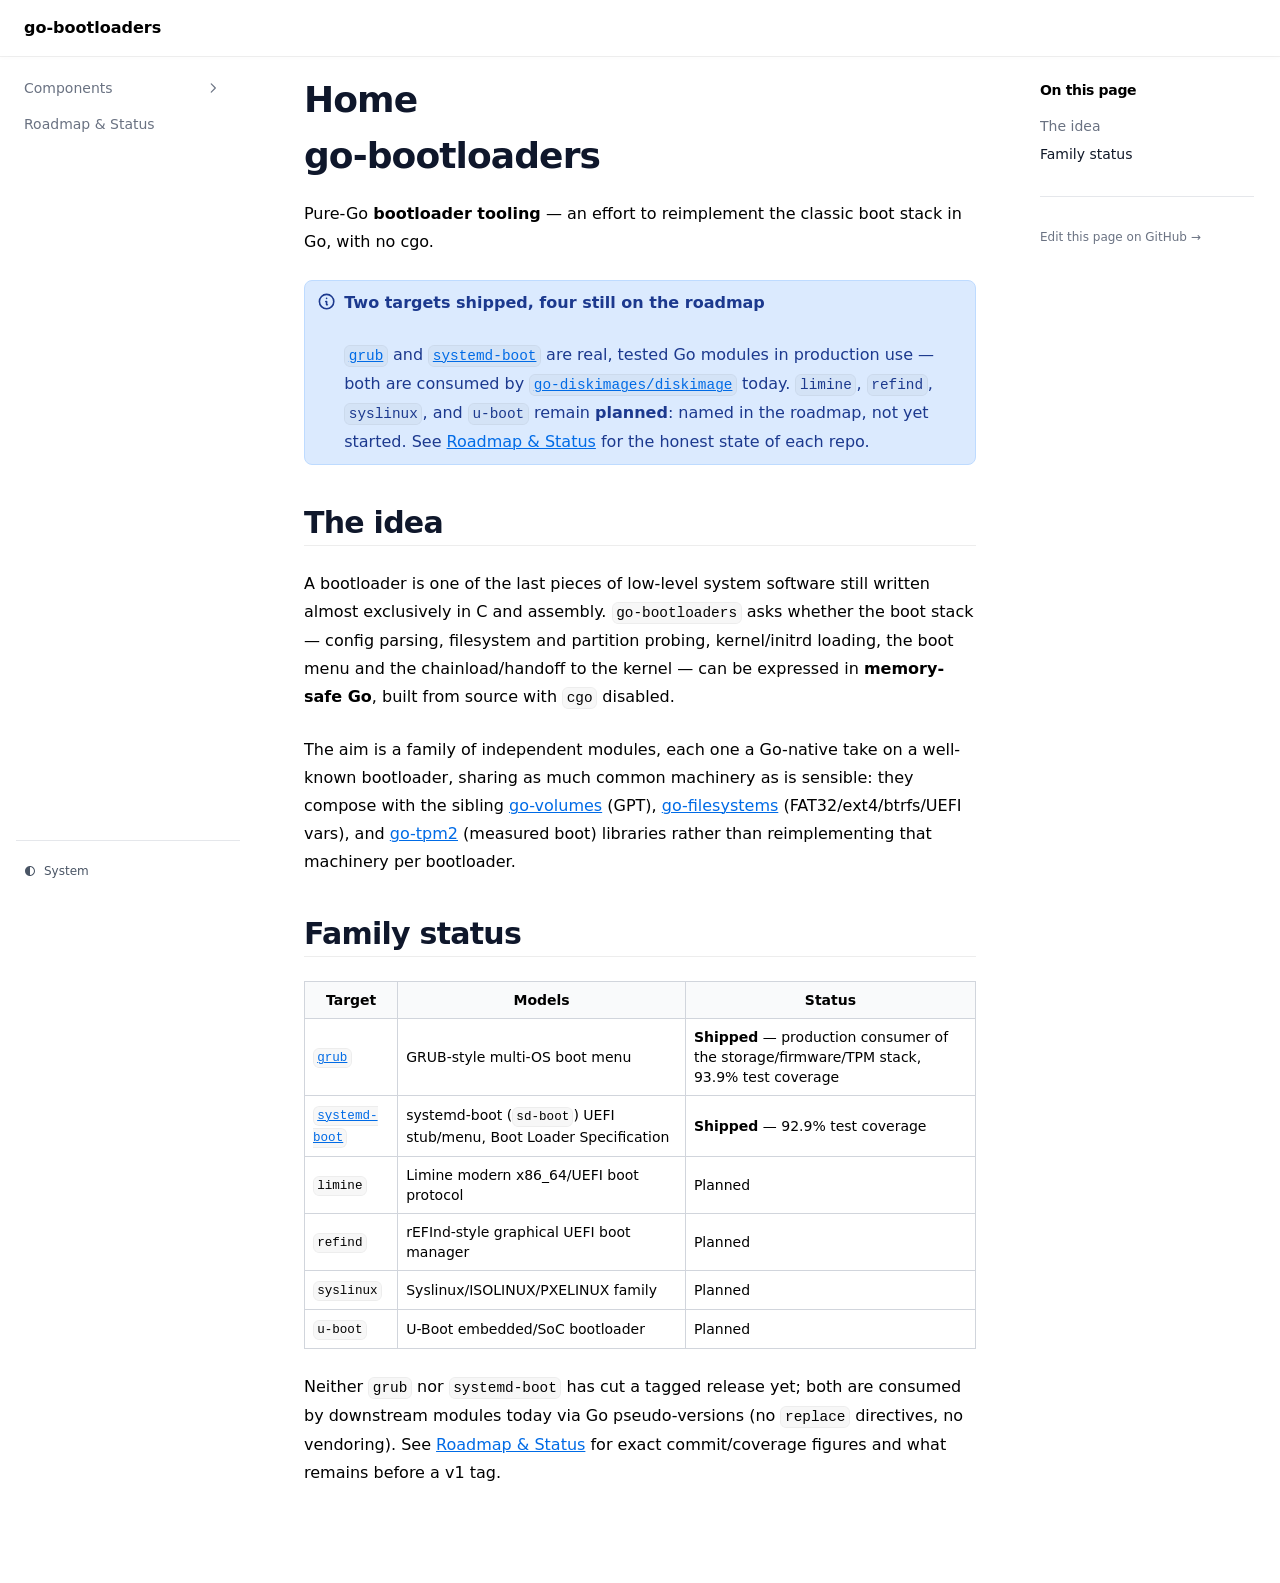
<file: main/index.html>
<!doctype html><html lang=en dir=ltr><head><meta name=generator content="Hugo 0.167.0"><meta charset=utf-8><meta name=viewport content="width=device-width,initial-scale=1"><meta name=robots content="index, follow"><link rel="icon shortcut" href=/docs/main/favicon.ico sizes=32x32><link rel=icon href=/docs/main/favicon.svg type=image/svg+xml id=favicon-svg><link rel=icon href=/docs/main/favicon-16x16.png type=image/png sizes=16x16><link rel=icon href=/docs/main/favicon-32x32.png type=image/png sizes=32x32><link rel=apple-touch-icon href=/docs/main/apple-touch-icon.png sizes=180x180><link fetchpriority=low href=/docs/main/site.webmanifest rel=manifest><title>go-bootloaders</title><meta name=description content="Pure-Go bootloader tooling — grub and systemd-boot ship today as production consumers of the storage/firmware/TPM stack; Limine, rEFInd, Syslinux, and U-Boot remain on the roadmap. No cgo."><link rel=canonical href=https://go-bootloaders.github.io/docs/main/ itemprop=url><meta property="og:title" content="Home"><meta property="og:description" content="
    
      Pure-Go bootloader tooling — grub and systemd-boot ship today as production consumers of the storage/firmware/TPM stack; Limine, rEFInd, Syslinux, and U-Boot remain on the roadmap. No cgo.
    
  "><meta property="og:type" content="
    website
  "><meta property="og:url" content="https://go-bootloaders.github.io/docs/main/"><meta itemprop=name content="Home"><meta itemprop=description content="go-bootloadersPure-Go bootloader tooling — an effort to reimplement the classic boot stack in Go, with no cgo.
Two targets shipped, four still on the roadmap
grub and systemd-boot are real, tested Go modules in production use — both are consumed by go-diskimages/diskimage today. limine, refind, syslinux, and u-boot remain planned: named in the roadmap, not yet started. See Roadmap & Status for the honest state of each repo."><meta itemprop=dateModified content="2026-10-18T22:04:10+02:00"><meta itemprop=wordCount content="271"><meta name=twitter:card content="summary"><meta name=twitter:title content="Home"><meta name=twitter:description content="go-bootloadersPure-Go bootloader tooling — an effort to reimplement the classic boot stack in Go, with no cgo.
Two targets shipped, four still on the roadmap
grub and systemd-boot are real, tested Go modules in production use — both are consumed by go-diskimages/diskimage today. limine, refind, syslinux, and u-boot remain planned: named in the roadmap, not yet started. See Roadmap & Status for the honest state of each repo."><link rel=preload href=/docs/main/css/compiled/main.min.7e772c8bc2e83ff8314a0de1e1afd499fe4df36ceafa335159c185585b8eb278.css as=style integrity="sha256-fncsi8LoP/gxSg3h4a/Umf5N82zq+jNRWcGFWFuOsng="><link href=/docs/main/css/compiled/main.min.7e772c8bc2e83ff8314a0de1e1afd499fe4df36ceafa335159c185585b8eb278.css rel=stylesheet integrity="sha256-fncsi8LoP/gxSg3h4a/Umf5N82zq+jNRWcGFWFuOsng="><script src=/docs/main/js/main-head.min.bbb353731723c08eaf67b231610392e3665384806ddb6bee51d4a965494c762e.js integrity="sha256-u7NTcxcjwI6vZ7IxYQOS42ZThIBt22vuUdSpZUlMdi4="></script></head><body><a href=#content class="hx:sr-only hx:focus-visible:not-sr-only hx:focus-visible:fixed hx:focus-visible:z-50 hx:focus-visible:top-2 hx:focus-visible:left-2 hx:focus-visible:bg-primary-500 hx:focus-visible:text-white hx:focus-visible:px-4 hx:focus-visible:py-2 hx:focus-visible:rounded-md hx:focus-visible:text-sm hx:focus-visible:font-medium">Skip to content</a><div class="hextra-nav-container hx:sticky hx:top-0 hx:z-20 hx:w-full hx:bg-transparent hx:print:hidden"><div class="hextra-nav-container-blur hx:pointer-events-none hx:absolute hx:z-[-1] hx:h-full hx:w-full hx:bg-white hx:dark:bg-dark hx:shadow-[0_2px_4px_rgba(0,0,0,.02),0_1px_0_rgba(0,0,0,.06)] hx:contrast-more:shadow-[0_0_0_1px_#000] hx:dark:shadow-[0_-1px_0_rgba(255,255,255,.1)_inset] hx:contrast-more:dark:shadow-[0_0_0_1px_#fff]"></div><nav class="hextra-max-navbar-width hx:mx-auto hx:flex hx:items-center hx:justify-end hx:gap-1 hx:md:gap-2 hx:h-[var(--hextra-navbar-height)] hx:px-6"><a class="hx:flex hx:items-center hx:hover:opacity-75 hx:ltr:mr-auto hx:rtl:ml-auto" href=/docs/main/><span class="hx:mr-2 hx:font-extrabold hx:inline hx:select-none hx:whitespace-nowrap">go-bootloaders</span>
</a><button type=button aria-label=Menu aria-expanded=false class="hextra-hamburger-menu hx:cursor-pointer hx:-mr-1 hx:rounded-sm hx:p-1 hx:active:bg-gray-400/20 hx:md:hidden hx:hextra-focus-visible-inset"><svg height="24" fill="none" viewBox="0 0 24 24" stroke="currentColor"><g><path stroke-linecap="round" stroke-linejoin="round" stroke-width="2" d="M4 8H20"/></g><g><path stroke-linecap="round" stroke-linejoin="round" stroke-width="2" d="M4 16H20"/></g></svg></button></nav></div><div class="hx:mx-auto hx:flex hextra-max-page-width"><aside class="hextra-sidebar-container hx:flex hx:flex-col hx:print:hidden hx:md:top-[var(--hextra-navbar-height)] hx:md:shrink-0 hx:md:w-64 hx:md:self-start hx:max-md:[transform:translate3d(0,-100%,0)] hx:md:sticky"><div class="hextra-scrollbar hx:overflow-y-auto hx:overflow-x-hidden hx:p-4 hx:grow hx:md:h-[calc(100vh-var(--hextra-navbar-height)-var(--menu-height))]"><ul class="hx:flex hx:flex-col hx:gap-1 hx:md:hidden"><li><div class="hextra-sidebar-item hx:group hx:relative hx:flex hx:items-center" data-active=false><a class="hx:flex hx:items-center hx:justify-between hx:gap-2 hx:grow hx:cursor-pointer hx:rounded-sm hx:px-2 hx:py-1.5 hx:text-sm hx:transition-colors [-webkit-tap-highlight-color:transparent] [-webkit-touch-callout:none] hx:hextra-focus-visible-inset hx:ltr:pr-8 hx:rtl:pl-8 hx:text-gray-500 hx:hover:bg-gray-100 hx:hover:text-gray-900 hx:contrast-more:border hx:contrast-more:border-transparent hx:contrast-more:text-gray-900 hx:contrast-more:hover:border-gray-900 hx:dark:text-neutral-400 hx:dark:hover:bg-primary-100/5 hx:dark:hover:text-gray-50 hx:contrast-more:dark:text-gray-50 hx:contrast-more:dark:hover:border-gray-50" href=/docs/main/components/><span class="hx:min-w-0 [word-break:break-word]">Components</span>
</a><button type=button class="hextra-sidebar-collapsible-button hx:absolute hx:top-1/2 hx:-translate-y-1/2 hx:ltr:right-2 hx:rtl:left-2 hx:shrink-0 hx:cursor-pointer hx:p-0 hx:text-gray-500 hx:dark:text-neutral-400 hx:group-hover:text-gray-900 hx:dark:group-hover:text-gray-50 hx:group-data-[active=true]:text-primary-800 hx:group-data-[active=true]:dark:text-primary-600 hx:hextra-focus-visible-inset" aria-label="Toggle section" aria-expanded=false><svg fill="none" viewBox="0 0 24 24" stroke="currentColor" aria-hidden="true" focusable="false" class="hx:h-[18px] hx:min-w-[18px] hx:rounded-xs hx:p-0.5 hx:hover:bg-gray-800/5 hx:dark:hover:bg-gray-100/5"><path stroke-linecap="round" stroke-linejoin="round" stroke-width="2" d="M9 5l7 7-7 7" class="hx:origin-center hx:transition-transform hx:rtl:-rotate-180"/></svg></button></div><div class="hextra-sidebar-children hx:ltr:pr-0 hx:rtl:pl-0 hx:overflow-hidden"><ul class='hx:relative hx:flex hx:flex-col hx:gap-1 hx:before:absolute hx:before:inset-y-1 hx:before:w-px hx:before:bg-gray-200 hx:before:content-[""] hx:ltr:ml-3 hx:ltr:pl-3 hx:ltr:before:left-0 hx:rtl:mr-3 hx:rtl:pr-3 hx:rtl:before:right-0 hx:dark:before:bg-neutral-800'><li class="hx:flex hx:flex-col"><div class="hextra-sidebar-item hx:group hx:relative hx:flex hx:items-center" data-active=false><a class="hx:flex hx:items-center hx:justify-between hx:gap-2 hx:grow hx:cursor-pointer hx:rounded-sm hx:px-2 hx:py-1.5 hx:text-sm hx:transition-colors [-webkit-tap-highlight-color:transparent] [-webkit-touch-callout:none] hx:hextra-focus-visible-inset hx:text-gray-500 hx:hover:bg-gray-100 hx:hover:text-gray-900 hx:contrast-more:border hx:contrast-more:border-transparent hx:contrast-more:text-gray-900 hx:contrast-more:hover:border-gray-900 hx:dark:text-neutral-400 hx:dark:hover:bg-primary-100/5 hx:dark:hover:text-gray-50 hx:contrast-more:dark:text-gray-50 hx:contrast-more:dark:hover:border-gray-50" href=/docs/main/components/grub/><span class="hx:min-w-0 [word-break:break-word]">grub — GRUB administration toolkit</span></a></div></li><li class="hx:flex hx:flex-col"><div class="hextra-sidebar-item hx:group hx:relative hx:flex hx:items-center" data-active=false><a class="hx:flex hx:items-center hx:justify-between hx:gap-2 hx:grow hx:cursor-pointer hx:rounded-sm hx:px-2 hx:py-1.5 hx:text-sm hx:transition-colors [-webkit-tap-highlight-color:transparent] [-webkit-touch-callout:none] hx:hextra-focus-visible-inset hx:text-gray-500 hx:hover:bg-gray-100 hx:hover:text-gray-900 hx:contrast-more:border hx:contrast-more:border-transparent hx:contrast-more:text-gray-900 hx:contrast-more:hover:border-gray-900 hx:dark:text-neutral-400 hx:dark:hover:bg-primary-100/5 hx:dark:hover:text-gray-50 hx:contrast-more:dark:text-gray-50 hx:contrast-more:dark:hover:border-gray-50" href=/docs/main/components/systemd-boot/><span class="hx:min-w-0 [word-break:break-word]">systemd-boot — BLS reader + integration</span></a></div></li></ul></div></li><li><div class="hextra-sidebar-item hx:group hx:relative hx:flex hx:items-center" data-active=false><a class="hx:flex hx:items-center hx:justify-between hx:gap-2 hx:grow hx:cursor-pointer hx:rounded-sm hx:px-2 hx:py-1.5 hx:text-sm hx:transition-colors [-webkit-tap-highlight-color:transparent] [-webkit-touch-callout:none] hx:hextra-focus-visible-inset hx:text-gray-500 hx:hover:bg-gray-100 hx:hover:text-gray-900 hx:contrast-more:border hx:contrast-more:border-transparent hx:contrast-more:text-gray-900 hx:contrast-more:hover:border-gray-900 hx:dark:text-neutral-400 hx:dark:hover:bg-primary-100/5 hx:dark:hover:text-gray-50 hx:contrast-more:dark:text-gray-50 hx:contrast-more:dark:hover:border-gray-50" href=/docs/main/roadmap/><span class="hx:min-w-0 [word-break:break-word]">Roadmap & Status</span></a></div></li></ul><ul class="hx:flex hx:flex-col hx:gap-1 hx:max-md:hidden"><li><div class="hextra-sidebar-item hx:group hx:relative hx:flex hx:items-center" data-active=false><a class="hx:flex hx:items-center hx:justify-between hx:gap-2 hx:grow hx:cursor-pointer hx:rounded-sm hx:px-2 hx:py-1.5 hx:text-sm hx:transition-colors [-webkit-tap-highlight-color:transparent] [-webkit-touch-callout:none] hx:hextra-focus-visible-inset hx:ltr:pr-8 hx:rtl:pl-8 hx:text-gray-500 hx:hover:bg-gray-100 hx:hover:text-gray-900 hx:contrast-more:border hx:contrast-more:border-transparent hx:contrast-more:text-gray-900 hx:contrast-more:hover:border-gray-900 hx:dark:text-neutral-400 hx:dark:hover:bg-primary-100/5 hx:dark:hover:text-gray-50 hx:contrast-more:dark:text-gray-50 hx:contrast-more:dark:hover:border-gray-50" href=/docs/main/components/><span class="hx:min-w-0 [word-break:break-word]">Components</span>
</a><button type=button class="hextra-sidebar-collapsible-button hx:absolute hx:top-1/2 hx:-translate-y-1/2 hx:ltr:right-2 hx:rtl:left-2 hx:shrink-0 hx:cursor-pointer hx:p-0 hx:text-gray-500 hx:dark:text-neutral-400 hx:group-hover:text-gray-900 hx:dark:group-hover:text-gray-50 hx:group-data-[active=true]:text-primary-800 hx:group-data-[active=true]:dark:text-primary-600 hx:hextra-focus-visible-inset" aria-label="Toggle section" aria-expanded=false><svg fill="none" viewBox="0 0 24 24" stroke="currentColor" aria-hidden="true" focusable="false" class="hx:h-[18px] hx:min-w-[18px] hx:rounded-xs hx:p-0.5 hx:hover:bg-gray-800/5 hx:dark:hover:bg-gray-100/5"><path stroke-linecap="round" stroke-linejoin="round" stroke-width="2" d="M9 5l7 7-7 7" class="hx:origin-center hx:transition-transform hx:rtl:-rotate-180"/></svg></button></div><div class="hextra-sidebar-children hx:ltr:pr-0 hx:rtl:pl-0 hx:overflow-hidden"><ul class='hx:relative hx:flex hx:flex-col hx:gap-1 hx:before:absolute hx:before:inset-y-1 hx:before:w-px hx:before:bg-gray-200 hx:before:content-[""] hx:ltr:ml-3 hx:ltr:pl-3 hx:ltr:before:left-0 hx:rtl:mr-3 hx:rtl:pr-3 hx:rtl:before:right-0 hx:dark:before:bg-neutral-800'><li class="hx:flex hx:flex-col"><div class="hextra-sidebar-item hx:group hx:relative hx:flex hx:items-center" data-active=false><a class="hx:flex hx:items-center hx:justify-between hx:gap-2 hx:grow hx:cursor-pointer hx:rounded-sm hx:px-2 hx:py-1.5 hx:text-sm hx:transition-colors [-webkit-tap-highlight-color:transparent] [-webkit-touch-callout:none] hx:hextra-focus-visible-inset hx:text-gray-500 hx:hover:bg-gray-100 hx:hover:text-gray-900 hx:contrast-more:border hx:contrast-more:border-transparent hx:contrast-more:text-gray-900 hx:contrast-more:hover:border-gray-900 hx:dark:text-neutral-400 hx:dark:hover:bg-primary-100/5 hx:dark:hover:text-gray-50 hx:contrast-more:dark:text-gray-50 hx:contrast-more:dark:hover:border-gray-50" href=/docs/main/components/grub/><span class="hx:min-w-0 [word-break:break-word]">grub — GRUB administration toolkit</span></a></div></li><li class="hx:flex hx:flex-col"><div class="hextra-sidebar-item hx:group hx:relative hx:flex hx:items-center" data-active=false><a class="hx:flex hx:items-center hx:justify-between hx:gap-2 hx:grow hx:cursor-pointer hx:rounded-sm hx:px-2 hx:py-1.5 hx:text-sm hx:transition-colors [-webkit-tap-highlight-color:transparent] [-webkit-touch-callout:none] hx:hextra-focus-visible-inset hx:text-gray-500 hx:hover:bg-gray-100 hx:hover:text-gray-900 hx:contrast-more:border hx:contrast-more:border-transparent hx:contrast-more:text-gray-900 hx:contrast-more:hover:border-gray-900 hx:dark:text-neutral-400 hx:dark:hover:bg-primary-100/5 hx:dark:hover:text-gray-50 hx:contrast-more:dark:text-gray-50 hx:contrast-more:dark:hover:border-gray-50" href=/docs/main/components/systemd-boot/><span class="hx:min-w-0 [word-break:break-word]">systemd-boot — BLS reader + integration</span></a></div></li></ul></div></li><li><div class="hextra-sidebar-item hx:group hx:relative hx:flex hx:items-center" data-active=false><a class="hx:flex hx:items-center hx:justify-between hx:gap-2 hx:grow hx:cursor-pointer hx:rounded-sm hx:px-2 hx:py-1.5 hx:text-sm hx:transition-colors [-webkit-tap-highlight-color:transparent] [-webkit-touch-callout:none] hx:hextra-focus-visible-inset hx:text-gray-500 hx:hover:bg-gray-100 hx:hover:text-gray-900 hx:contrast-more:border hx:contrast-more:border-transparent hx:contrast-more:text-gray-900 hx:contrast-more:hover:border-gray-900 hx:dark:text-neutral-400 hx:dark:hover:bg-primary-100/5 hx:dark:hover:text-gray-50 hx:contrast-more:dark:text-gray-50 hx:contrast-more:dark:hover:border-gray-50" href=/docs/main/roadmap/><span class="hx:min-w-0 [word-break:break-word]">Roadmap & Status</span></a></div></li></ul></div><div class="hx:sticky hx:bottom-0 hx:max-h-(--menu-height) hx:bg-white hx:dark:bg-dark hx:mx-4 hx:py-4 hx:shadow-[0_-12px_16px_#fff] hx:flex hx:items-center hx:gap-2 hx:border-gray-200 hx:dark:border-neutral-800 hx:dark:shadow-[0_-12px_16px_#111] hx:contrast-more:border-neutral-400 hx:contrast-more:shadow-none hx:contrast-more:dark:shadow-none hx:border-t" data-toggle-animation=show><div class="hx:flex hx:grow hx:flex-col"><div class="hx:flex hx:justify-items-start hx:group" data-theme=light><button title="Change theme" data-state=closed data-location=bottom class="hextra-theme-toggle hx:cursor-pointer hx:rounded-md hx:text-left hx:font-medium hx:h-7 hx:px-2 hx:text-xs hx:hover:bg-gray-100 hx:hover:text-gray-900 hx:dark:hover:bg-primary-100/5 hx:dark:hover:text-gray-50 hx:font-medium hx:text-gray-600 hx:transition-colors hx:dark:text-gray-400 hx:grow" type=button aria-label="Change theme" aria-expanded=false aria-haspopup=menu><div class="hx:flex hx:items-center hx:gap-2 hx:capitalize"><svg height="12" class="hx:group-data-[theme=dark]:hidden hx:group-data-[theme=system]:hidden" fill="none" viewBox="0 0 24 24" stroke-width="2" stroke="currentColor" aria-hidden="true"><path stroke-linecap="round" stroke-linejoin="round" d="M12 3v1m0 16v1m9-9h-1M4 12H3m15.364 6.364-.707-.707M6.343 6.343l-.707-.707m12.728.0-.707.707M6.343 17.657l-.707.707M16 12a4 4 0 11-8 0 4 4 0 018 0z"/></svg><span class="hx:group-data-[theme=dark]:hidden hx:group-data-[theme=system]:hidden">Light</span><svg height="12" class="hx:group-data-[theme=light]:hidden hx:group-data-[theme=system]:hidden" fill="none" viewBox="0 0 24 24" stroke-width="2" stroke="currentColor" aria-hidden="true"><path stroke-linecap="round" stroke-linejoin="round" d="M20.354 15.354A9 9 0 018.646 3.646 9.003 9.003.0 0012 21a9.003 9.003.0 008.354-5.646z"/></svg><span class="hx:group-data-[theme=light]:hidden hx:group-data-[theme=system]:hidden">Dark</span><svg height="12" class="hx:group-data-[theme=dark]:hidden hx:group-data-[theme=light]:hidden" viewBox="0 0 24 24" fill="currentColor"><path d="M11.996094 2C6.4986225 2.0192368 2.03125 6.5024993 2.03125 12c0 5.497501 4.4673725 9.980763 9.964844 10H12 12.0039c5.497471-.01924 9.964844-4.502499 9.964844-10 0-5.4975007-4.467373-9.9807632-9.964844-10H12zM12 4c4.417218.017598 7.96875 3.5822356 7.96875 8 0 4.417764-3.551532 7.982402-7.96875 8z"/></svg>
<span class="hx:group-data-[theme=dark]:hidden hx:group-data-[theme=light]:hidden">System</span></div></button><ul class="hextra-theme-toggle-options hx:hidden hx:z-20 hx:max-h-64 hx:overflow-auto hx:rounded-lg hx:border hx:border-gray-200 hx:bg-white hx:p-1 hx:text-sm hx:shadow-lg hx:dark:border-neutral-700 hx:dark:bg-neutral-900" style="position:fixed;inset:auto auto 0 0;margin:0;min-width:100px" data-theme=light role=menu><li role=none class="hx:flex hx:flex-col"><button type=button role=menuitemradio aria-checked=true tabindex=-1 data-item=light class="hx:text-gray-700 hx:dark:text-gray-300 hx:hover:bg-gray-100 hx:hover:text-gray-900 hx:dark:hover:bg-neutral-800 hx:dark:hover:text-gray-100 hx:relative hx:cursor-pointer hx:whitespace-nowrap hx:rounded-sm hx:py-1.5 hx:transition-colors hx:ltr:pl-3 hx:ltr:pr-9 hx:rtl:pr-3 hx:rtl:pl-9 hx:text-left hx:w-full hx:bg-transparent hx:border-0">
<span class="hx:inline-flex hx:items-center hx:gap-2"><svg height="1em" width="1em" fill="none" viewBox="0 0 24 24" stroke-width="2" stroke="currentColor" aria-hidden="true"><path stroke-linecap="round" stroke-linejoin="round" d="M12 3v1m0 16v1m9-9h-1M4 12H3m15.364 6.364-.707-.707M6.343 6.343l-.707-.707m12.728.0-.707.707M6.343 17.657l-.707.707M16 12a4 4 0 11-8 0 4 4 0 018 0z"/></svg>Light
</span><span class="hx:absolute hx:inset-y-0 hx:flex hx:items-center hx:ltr:right-3 hx:rtl:left-3 hx:group-data-[theme=dark]:hidden hx:group-data-[theme=system]:hidden"><svg height="1em" width="1em" fill="none" viewBox="0 0 24 24" stroke-width="2" stroke="currentColor" aria-hidden="true"><path stroke-linecap="round" stroke-linejoin="round" d="M5 13l4 4L19 7"/></svg></span></button></li><li role=none class="hx:flex hx:flex-col"><button type=button role=menuitemradio aria-checked=false tabindex=-1 data-item=dark class="hx:text-gray-700 hx:dark:text-gray-300 hx:hover:bg-gray-100 hx:hover:text-gray-900 hx:dark:hover:bg-neutral-800 hx:dark:hover:text-gray-100 hx:relative hx:cursor-pointer hx:whitespace-nowrap hx:rounded-sm hx:py-1.5 hx:transition-colors hx:ltr:pl-3 hx:ltr:pr-9 hx:rtl:pr-3 hx:rtl:pl-9 hx:text-left hx:w-full hx:bg-transparent hx:border-0">
<span class="hx:inline-flex hx:items-center hx:gap-2"><svg height="1em" width="1em" fill="none" viewBox="0 0 24 24" stroke-width="2" stroke="currentColor" aria-hidden="true"><path stroke-linecap="round" stroke-linejoin="round" d="M20.354 15.354A9 9 0 018.646 3.646 9.003 9.003.0 0012 21a9.003 9.003.0 008.354-5.646z"/></svg>Dark
</span><span class="hx:absolute hx:inset-y-0 hx:flex hx:items-center hx:ltr:right-3 hx:rtl:left-3 hx:group-data-[theme=light]:hidden hx:group-data-[theme=system]:hidden"><svg height="1em" width="1em" fill="none" viewBox="0 0 24 24" stroke-width="2" stroke="currentColor" aria-hidden="true"><path stroke-linecap="round" stroke-linejoin="round" d="M5 13l4 4L19 7"/></svg></span></button></li><li role=none class="hx:flex hx:flex-col"><button type=button role=menuitemradio aria-checked=false tabindex=-1 data-item=system class="hx:text-gray-700 hx:dark:text-gray-300 hx:hover:bg-gray-100 hx:hover:text-gray-900 hx:dark:hover:bg-neutral-800 hx:dark:hover:text-gray-100 hx:relative hx:cursor-pointer hx:whitespace-nowrap hx:rounded-sm hx:py-1.5 hx:transition-colors hx:ltr:pl-3 hx:ltr:pr-9 hx:rtl:pr-3 hx:rtl:pl-9 hx:text-left hx:w-full hx:bg-transparent hx:border-0">
<span class="hx:inline-flex hx:items-center hx:gap-2"><svg height="1em" width="1em" viewBox="0 0 24 24" fill="currentColor"><path d="M11.996094 2C6.4986225 2.0192368 2.03125 6.5024993 2.03125 12c0 5.497501 4.4673725 9.980763 9.964844 10H12 12.0039c5.497471-.01924 9.964844-4.502499 9.964844-10 0-5.4975007-4.467373-9.9807632-9.964844-10H12zM12 4c4.417218.017598 7.96875 3.5822356 7.96875 8 0 4.417764-3.551532 7.982402-7.96875 8z"/></svg>
System
</span><span class="hx:absolute hx:inset-y-0 hx:flex hx:items-center hx:ltr:right-3 hx:rtl:left-3 hx:group-data-[theme=dark]:hidden hx:group-data-[theme=light]:hidden"><svg height="1em" width="1em" fill="none" viewBox="0 0 24 24" stroke-width="2" stroke="currentColor" aria-hidden="true"><path stroke-linecap="round" stroke-linejoin="round" d="M5 13l4 4L19 7"/></svg></span></button></li></ul></div></div></div></aside><nav class="hextra-toc hx:order-last hx:hidden hx:w-64 hx:shrink-0 hx:xl:block hx:print:hidden hx:px-4" aria-label="Table of contents"><div class="hextra-scrollbar hx:sticky hx:top-[var(--hextra-navbar-height)] hx:overflow-y-auto hx:pr-4 hx:pt-6 hx:text-sm [hyphens:auto] hx:max-h-[calc(100vh-var(--hextra-navbar-height)-env(safe-area-inset-bottom))] hx:ltr:-mr-4 hx:rtl:-ml-4"><p class="hx:mb-4 hx:font-semibold hx:tracking-tight">On this page</p><ul><li class="hx:my-2 hx:scroll-my-6 hx:scroll-py-6"><a class="hx:font-medium hx:inline-block hx:rounded-sm hx:text-gray-500 hx:hover:text-gray-900 hx:dark:text-gray-400 hx:dark:hover:text-gray-300 hx:contrast-more:text-gray-900 hx:contrast-more:underline hx:contrast-more:dark:text-gray-50 hx:w-full hx:wrap-break-word hx:hextra-focus-visible-inset" href=#the-idea>The idea</a></li><li class="hx:my-2 hx:scroll-my-6 hx:scroll-py-6"><a class="hx:font-medium hx:inline-block hx:rounded-sm hx:text-gray-500 hx:hover:text-gray-900 hx:dark:text-gray-400 hx:dark:hover:text-gray-300 hx:contrast-more:text-gray-900 hx:contrast-more:underline hx:contrast-more:dark:text-gray-50 hx:w-full hx:wrap-break-word hx:hextra-focus-visible-inset" href=#family-status>Family status</a></li></ul><div class="hx:mt-8 hx:border-t hx:bg-white hx:pt-8 hx:shadow-[0_-12px_16px_white] hx:dark:bg-dark hx:dark:shadow-[0_-12px_16px_#111] hx:sticky hx:bottom-0 hx:flex hx:flex-col hx:items-start hx:gap-2 hx:pb-8 hx:border-gray-200 hx:dark:border-neutral-800 hx:contrast-more:border-t hx:contrast-more:border-neutral-400 hx:contrast-more:shadow-none hx:contrast-more:dark:border-neutral-400"><a class="hx:inline-block hx:rounded-sm hx:text-xs hx:font-medium hx:text-gray-500 hx:hover:text-gray-900 hx:dark:text-gray-400 hx:dark:hover:text-gray-100 hx:contrast-more:text-gray-800 hx:contrast-more:dark:text-gray-50 hx:hextra-focus-visible-inset" href=https://github.com/go-bootloaders/edit/main/content/en/en/_index.md target=_blank rel=noreferrer>Edit this page on GitHub →</a>
<button id=backToTop tabindex=-1 class="hx:cursor-pointer hx:transition-all hx:duration-75 hx:opacity-0 hx:text-xs hx:font-medium hx:text-gray-500 hx:hover:text-gray-900 hx:dark:text-gray-400 hx:dark:hover:text-gray-100 hx:contrast-more:text-gray-800 hx:contrast-more:dark:text-gray-50">
<span>Scroll to top</span>
<svg fill="none" viewBox="0 0 24 24" stroke-width="1.5" stroke="currentColor" aria-hidden="true" focusable="false" class="hx:inline hx:ltr:ml-1 hx:rtl:mr-1 hx:h-3.5 hx:w-3.5 hx:rounded-full hx:border hx:border-gray-500 hx:hover:border-gray-900 hx:dark:border-gray-400 hx:dark:hover:border-gray-100 hx:contrast-more:border-gray-800 hx:contrast-more:dark:border-gray-50"><path stroke-linecap="round" stroke-linejoin="round" d="M4.5 15.75l7.5-7.5 7.5 7.5"/></svg></button></div></div></nav><article class="hx:w-full hx:break-words hx:flex hx:min-h-[calc(100vh-var(--hextra-navbar-height))] hx:min-w-0 hx:justify-center hx:pb-8 hx:pr-[calc(env(safe-area-inset-right)-1.5rem)]"><main id=content class="hx:w-full hx:min-w-0 hextra-max-content-width hx:px-6 hx:pt-4 hx:md:px-12"><div class=content><div class="hx:flex hx:flex-col hx:sm:flex-row hx:items-start hx:sm:items-center hx:sm:justify-between hx:gap-4 hx:mb-4"><h1 class="hextra-page-title hx:mb-0">Home</h1></div><h1 data-hextra-search-id=go-bootloaders>go-bootloaders</h1><p>Pure-Go <strong>bootloader tooling</strong> — an effort to reimplement the classic boot
stack in Go, with no cgo.</p><div class="hx:overflow-x-auto hx:mt-6 hx:flex hx:rounded-lg hx:border hx:py-2 hx:ltr:pr-4 hx:rtl:pl-4 hx:contrast-more:border-current hx:contrast-more:dark:border-current hx:border-blue-200 hx:bg-blue-100 hx:text-blue-900 hx:dark:border-blue-200/30 hx:dark:bg-blue-900/30 hx:dark:text-blue-200"><div class="hx:ltr:pl-3 hx:ltr:pr-2 hx:rtl:pr-3 hx:rtl:pl-2"><svg height="1.2em" class="hx:inline-block hx:align-middle" fill="none" viewBox="0 0 24 24" stroke-width="2" stroke="currentColor" aria-hidden="true"><path stroke-linecap="round" stroke-linejoin="round" d="M13 16h-1v-4h-1m1-4h.01M21 12A9 9 0 113 12a9 9 0 0118 0z"/></svg></div><div class="hx:w-full hx:min-w-0 hx:leading-7"><div class="hx:mt-6 hx:leading-7 hx:first:mt-0"><p><strong>Two targets shipped, four still on the roadmap</strong></p><p><a href=/docs/main/components/grub/><code>grub</code></a> and <a href=/docs/main/components/systemd-boot/><code>systemd-boot</code></a>
are real, tested Go modules in production use — both are consumed by
<a href=https://go-diskimages.github.io/docs/ target=_blank rel=noopener><code>go-diskimages/diskimage</code></a> today.
<code>limine</code>, <code>refind</code>, <code>syslinux</code>, and <code>u-boot</code> remain <strong>planned</strong>: named in
the roadmap, not yet started. See <a href=/docs/main/roadmap/>Roadmap & Status</a> for the
honest state of each repo.</p></div></div></div><h2 data-hextra-search-id=the-idea>The idea<span class="hx:absolute hx:-mt-20" id=the-idea></span>
<a href=#the-idea class=subheading-anchor aria-label="Permalink for this section"></a></h2><p>A bootloader is one of the last pieces of low-level system software still
written almost exclusively in C and assembly. <code>go-bootloaders</code> asks whether the
boot stack — config parsing, filesystem and partition probing, kernel/initrd
loading, the boot menu and the chainload/handoff to the kernel — can be expressed
in <strong>memory-safe Go</strong>, built from source with <code>cgo</code> disabled.</p><p>The aim is a family of independent modules, each one a Go-native take on a
well-known bootloader, sharing as much common machinery as is sensible: they
compose with the sibling <a href=https://github.com/go-volumes target=_blank rel=noopener>go-volumes</a> (GPT),
<a href=https://github.com/go-filesystems target=_blank rel=noopener>go-filesystems</a> (FAT32/ext4/btrfs/UEFI
vars), and <a href=https://github.com/go-tpm2 target=_blank rel=noopener>go-tpm2</a> (measured boot) libraries
rather than reimplementing that machinery per bootloader.</p><h2 data-hextra-search-id=family-status>Family status<span class="hx:absolute hx:-mt-20" id=family-status></span>
<a href=#family-status class=subheading-anchor aria-label="Permalink for this section"></a></h2><table><thead><tr><th>Target</th><th>Models</th><th>Status</th></tr></thead><tbody><tr><td><a href=/docs/main/components/grub/><code>grub</code></a></td><td>GRUB-style multi-OS boot menu</td><td><strong>Shipped</strong> — production consumer of the storage/firmware/TPM stack, 93.9% test coverage</td></tr><tr><td><a href=/docs/main/components/systemd-boot/><code>systemd-boot</code></a></td><td>systemd-boot (<code>sd-boot</code>) UEFI stub/menu, Boot Loader Specification</td><td><strong>Shipped</strong> — 92.9% test coverage</td></tr><tr><td><code>limine</code></td><td>Limine modern x86_64/UEFI boot protocol</td><td>Planned</td></tr><tr><td><code>refind</code></td><td>rEFInd-style graphical UEFI boot manager</td><td>Planned</td></tr><tr><td><code>syslinux</code></td><td>Syslinux/ISOLINUX/PXELINUX family</td><td>Planned</td></tr><tr><td><code>u-boot</code></td><td>U-Boot embedded/SoC bootloader</td><td>Planned</td></tr></tbody></table><p>Neither <code>grub</code> nor <code>systemd-boot</code> has cut a tagged release yet; both are
consumed by downstream modules today via Go pseudo-versions (no <code>replace</code>
directives, no vendoring). See <a href=/docs/main/roadmap/>Roadmap & Status</a> for exact
commit/coverage figures and what remains before a v1 tag.</p></div><div class=hx:mt-16></div></main></article></div><footer class="hextra-footer hx:bg-gray-100 hx:pb-[env(safe-area-inset-bottom)] hx:dark:bg-neutral-900 hx:print:bg-transparent"><div class="hextra-custom-footer hextra-max-footer-width hx:mx-auto hx:pl-[max(env(safe-area-inset-left),1.5rem)] hx:pr-[max(env(safe-area-inset-right),1.5rem)] hx:text-gray-600 hx:dark:text-gray-400"></div></footer><dialog id=hextra-search-dialog class=hextra-search-dialog aria-label=Search... zgotmplz><div class=hextra-search><div class=hextra-search-input-wrapper><svg class="hextra-search-input-icon" focusable="false" fill="none" viewBox="0 0 24 24" stroke-width="2" stroke="currentColor" aria-hidden="true"><path stroke-linecap="round" stroke-linejoin="round" d="M21 21l-6-6m2-5A7 7 0 113 10a7 7 0 0114 0z"/></svg><input class=hextra-search-input type=search role=combobox autocomplete=off autocorrect=off autocapitalize=off spellcheck=false placeholder=Search... aria-label=Search... aria-controls=hextra-search-results aria-expanded=false><button type=button class=hextra-search-input-kbd data-search-close aria-label=Close>ESC</button></div><div class=hextra-search-results-viewport data-search-viewport><div class="hextra-search-results-inner hextra-scrollbar" data-search-inner><ul id=hextra-search-results class=hextra-search-results role=listbox aria-label="Search results"></ul><div class=hextra-search-empty data-search-empty hidden>No results found.</div></div></div><div class="hextra-search-status hx:sr-only" aria-live=polite role=status></div></div></dialog><script defer src=/docs/main/js/main.min.aa67dc0070adc274a270dfef68169a5de3b054fe4432ee3b3613cc8657076b53.js integrity="sha256-qmfcAHCtwnSicN/vaBaaXeOwVP5EMu47NhPMhlcHa1M="></script><script defer src=/docs/main/js/flexsearch.433e941a8a573ebb9931fc16fc75266ab6b93f569ac2fb4f3dc66882e0416f4c.js integrity="sha256-Qz6UGopXPruZMfwW/HUmara5P1aawvtPPcZoguBBb0w=" crossorigin=anonymous></script><script defer src=/docs/main/en.search.min.27342f910066df8440c04ecd572315e96bca1f142730f82be041ebbc346c996e.js integrity="sha256-JzQvkQBm34RAwE7NVyMV6WvKHxQnMPgr4EHrvDRsmW4="></script><script defer src=/docs/main/en.search-dialog.min.fda123910557b5b3a328696105af51f85abc3cfc6784387c49b11b5b857b256f.js integrity="sha256-/aEjkQVXtbOjKGlhBa9R+Fq8PPxnhDh8SbEbW4V7JW8="></script></body></html>
</file>
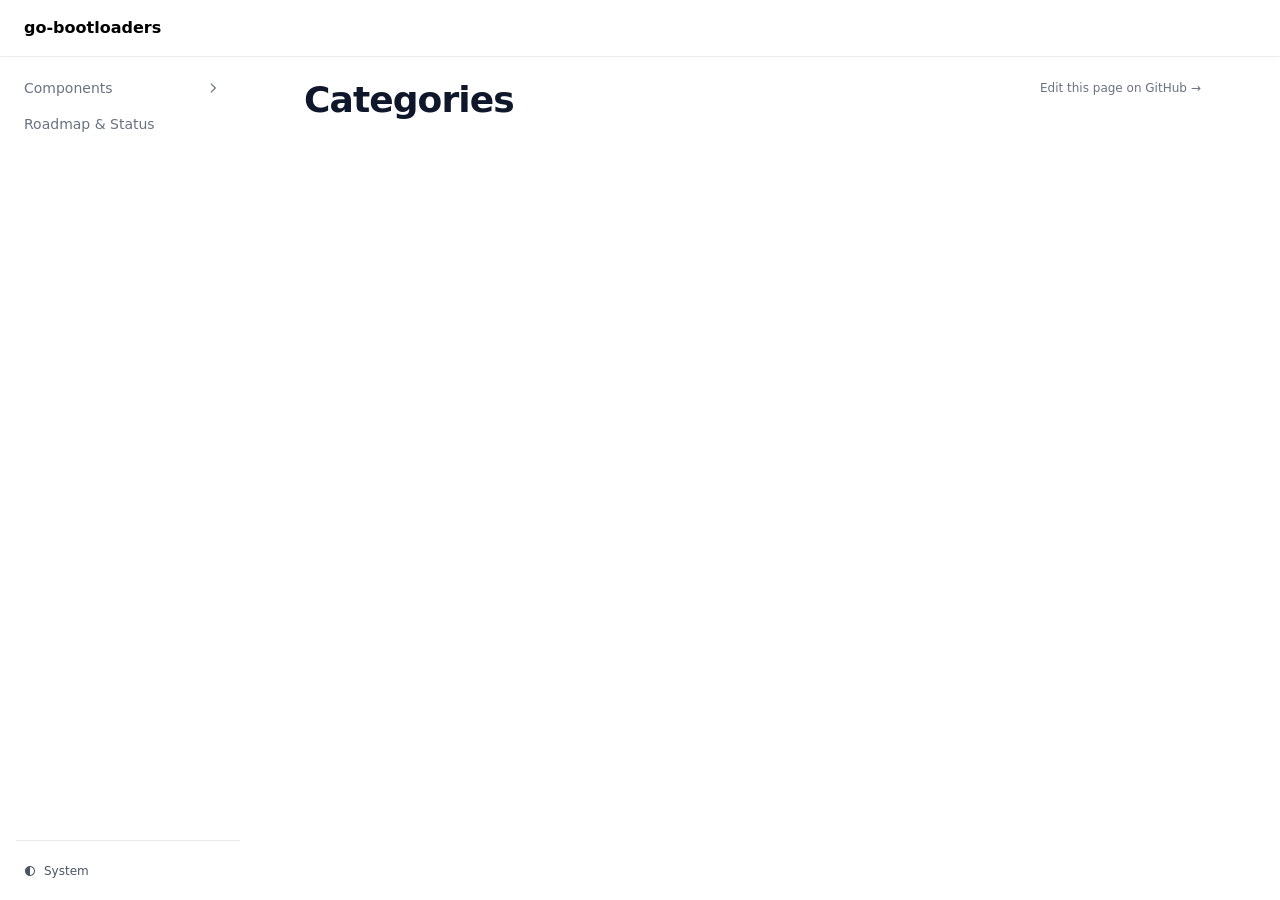
<file: main/categories/index.html>
<!doctype html><html lang=en dir=ltr><head><meta charset=utf-8><meta name=viewport content="width=device-width,initial-scale=1"><meta name=robots content="index, follow"><link rel="icon shortcut" href=/docs/main/favicon.ico sizes=32x32><link rel=icon href=/docs/main/favicon.svg type=image/svg+xml id=favicon-svg><link rel=icon href=/docs/main/favicon-16x16.png type=image/png sizes=16x16><link rel=icon href=/docs/main/favicon-32x32.png type=image/png sizes=32x32><link rel=apple-touch-icon href=/docs/main/apple-touch-icon.png sizes=180x180><link fetchpriority=low href=/docs/main/site.webmanifest rel=manifest><title>Categories – go-bootloaders</title><meta name=description content><link rel=canonical href=https://go-bootloaders.github.io/docs/main/categories/ itemprop=url><meta property="og:title" content="Categories"><meta property="og:description" content="
    
      Pure-Go bootloader tooling — grub and systemd-boot ship today as production consumers of the storage/firmware/TPM stack; Limine, rEFInd, Syslinux, and U-Boot remain on the roadmap. No cgo.
    
  "><meta property="og:type" content="
    website
  "><meta property="og:url" content="https://go-bootloaders.github.io/docs/main/categories/"><meta itemprop=name content="Categories"><meta itemprop=description content="Pure-Go bootloader tooling — grub and systemd-boot ship today as production consumers of the storage/firmware/TPM stack; Limine, rEFInd, Syslinux, and U-Boot remain on the roadmap. No cgo."><meta name=twitter:card content="summary"><meta name=twitter:title content="Categories"><meta name=twitter:description content="Pure-Go bootloader tooling — grub and systemd-boot ship today as production consumers of the storage/firmware/TPM stack; Limine, rEFInd, Syslinux, and U-Boot remain on the roadmap. No cgo."><link rel=preload href=/docs/main/css/compiled/main.min.7e772c8bc2e83ff8314a0de1e1afd499fe4df36ceafa335159c185585b8eb278.css as=style integrity="sha256-fncsi8LoP/gxSg3h4a/Umf5N82zq+jNRWcGFWFuOsng="><link href=/docs/main/css/compiled/main.min.7e772c8bc2e83ff8314a0de1e1afd499fe4df36ceafa335159c185585b8eb278.css rel=stylesheet integrity="sha256-fncsi8LoP/gxSg3h4a/Umf5N82zq+jNRWcGFWFuOsng="><script src=/docs/main/js/main-head.min.bbb353731723c08eaf67b231610392e3665384806ddb6bee51d4a965494c762e.js integrity="sha256-u7NTcxcjwI6vZ7IxYQOS42ZThIBt22vuUdSpZUlMdi4="></script></head><body><a href=#content class="hx:sr-only hx:focus-visible:not-sr-only hx:focus-visible:fixed hx:focus-visible:z-50 hx:focus-visible:top-2 hx:focus-visible:left-2 hx:focus-visible:bg-primary-500 hx:focus-visible:text-white hx:focus-visible:px-4 hx:focus-visible:py-2 hx:focus-visible:rounded-md hx:focus-visible:text-sm hx:focus-visible:font-medium">Skip to content</a><div class="hextra-nav-container hx:sticky hx:top-0 hx:z-20 hx:w-full hx:bg-transparent hx:print:hidden"><div class="hextra-nav-container-blur hx:pointer-events-none hx:absolute hx:z-[-1] hx:h-full hx:w-full hx:bg-white hx:dark:bg-dark hx:shadow-[0_2px_4px_rgba(0,0,0,.02),0_1px_0_rgba(0,0,0,.06)] hx:contrast-more:shadow-[0_0_0_1px_#000] hx:dark:shadow-[0_-1px_0_rgba(255,255,255,.1)_inset] hx:contrast-more:dark:shadow-[0_0_0_1px_#fff]"></div><nav class="hextra-max-navbar-width hx:mx-auto hx:flex hx:items-center hx:justify-end hx:gap-1 hx:md:gap-2 hx:h-[var(--hextra-navbar-height)] hx:px-6"><a class="hx:flex hx:items-center hx:hover:opacity-75 hx:ltr:mr-auto hx:rtl:ml-auto" href=/docs/main/><span class="hx:mr-2 hx:font-extrabold hx:inline hx:select-none hx:whitespace-nowrap">go-bootloaders</span>
</a><button type=button aria-label=Menu aria-expanded=false class="hextra-hamburger-menu hx:cursor-pointer hx:-mr-1 hx:rounded-sm hx:p-1 hx:active:bg-gray-400/20 hx:md:hidden hx:hextra-focus-visible-inset"><svg height="24" fill="none" viewBox="0 0 24 24" stroke="currentColor"><g><path stroke-linecap="round" stroke-linejoin="round" stroke-width="2" d="M4 8H20"/></g><g><path stroke-linecap="round" stroke-linejoin="round" stroke-width="2" d="M4 16H20"/></g></svg></button></nav></div><div class="hx:mx-auto hx:flex hextra-max-page-width"><aside class="hextra-sidebar-container hx:flex hx:flex-col hx:print:hidden hx:md:top-[var(--hextra-navbar-height)] hx:md:shrink-0 hx:md:w-64 hx:md:self-start hx:max-md:[transform:translate3d(0,-100%,0)] hx:md:sticky"><div class="hextra-scrollbar hx:overflow-y-auto hx:overflow-x-hidden hx:p-4 hx:grow hx:md:h-[calc(100vh-var(--hextra-navbar-height)-var(--menu-height))]"><ul class="hx:flex hx:flex-col hx:gap-1 hx:md:hidden"><li><div class="hextra-sidebar-item hx:group hx:relative hx:flex hx:items-center" data-active=false><a class="hx:flex hx:items-center hx:justify-between hx:gap-2 hx:grow hx:cursor-pointer hx:rounded-sm hx:px-2 hx:py-1.5 hx:text-sm hx:transition-colors [-webkit-tap-highlight-color:transparent] [-webkit-touch-callout:none] hx:hextra-focus-visible-inset hx:ltr:pr-8 hx:rtl:pl-8 hx:text-gray-500 hx:hover:bg-gray-100 hx:hover:text-gray-900 hx:contrast-more:border hx:contrast-more:border-transparent hx:contrast-more:text-gray-900 hx:contrast-more:hover:border-gray-900 hx:dark:text-neutral-400 hx:dark:hover:bg-primary-100/5 hx:dark:hover:text-gray-50 hx:contrast-more:dark:text-gray-50 hx:contrast-more:dark:hover:border-gray-50" href=/docs/main/components/><span class="hx:min-w-0 [word-break:break-word]">Components</span>
</a><button type=button class="hextra-sidebar-collapsible-button hx:absolute hx:top-1/2 hx:-translate-y-1/2 hx:ltr:right-2 hx:rtl:left-2 hx:shrink-0 hx:cursor-pointer hx:p-0 hx:text-gray-500 hx:dark:text-neutral-400 hx:group-hover:text-gray-900 hx:dark:group-hover:text-gray-50 hx:group-data-[active=true]:text-primary-800 hx:group-data-[active=true]:dark:text-primary-600 hx:hextra-focus-visible-inset" aria-label="Toggle section" aria-expanded=false><svg fill="none" viewBox="0 0 24 24" stroke="currentColor" aria-hidden="true" focusable="false" class="hx:h-[18px] hx:min-w-[18px] hx:rounded-xs hx:p-0.5 hx:hover:bg-gray-800/5 hx:dark:hover:bg-gray-100/5"><path stroke-linecap="round" stroke-linejoin="round" stroke-width="2" d="M9 5l7 7-7 7" class="hx:origin-center hx:transition-transform hx:rtl:-rotate-180"/></svg></button></div><div class="hextra-sidebar-children hx:ltr:pr-0 hx:rtl:pl-0 hx:overflow-hidden"><ul class='hx:relative hx:flex hx:flex-col hx:gap-1 hx:before:absolute hx:before:inset-y-1 hx:before:w-px hx:before:bg-gray-200 hx:before:content-[""] hx:ltr:ml-3 hx:ltr:pl-3 hx:ltr:before:left-0 hx:rtl:mr-3 hx:rtl:pr-3 hx:rtl:before:right-0 hx:dark:before:bg-neutral-800'><li class="hx:flex hx:flex-col"><div class="hextra-sidebar-item hx:group hx:relative hx:flex hx:items-center" data-active=false><a class="hx:flex hx:items-center hx:justify-between hx:gap-2 hx:grow hx:cursor-pointer hx:rounded-sm hx:px-2 hx:py-1.5 hx:text-sm hx:transition-colors [-webkit-tap-highlight-color:transparent] [-webkit-touch-callout:none] hx:hextra-focus-visible-inset hx:text-gray-500 hx:hover:bg-gray-100 hx:hover:text-gray-900 hx:contrast-more:border hx:contrast-more:border-transparent hx:contrast-more:text-gray-900 hx:contrast-more:hover:border-gray-900 hx:dark:text-neutral-400 hx:dark:hover:bg-primary-100/5 hx:dark:hover:text-gray-50 hx:contrast-more:dark:text-gray-50 hx:contrast-more:dark:hover:border-gray-50" href=/docs/main/components/grub/><span class="hx:min-w-0 [word-break:break-word]">grub — GRUB administration toolkit</span></a></div></li><li class="hx:flex hx:flex-col"><div class="hextra-sidebar-item hx:group hx:relative hx:flex hx:items-center" data-active=false><a class="hx:flex hx:items-center hx:justify-between hx:gap-2 hx:grow hx:cursor-pointer hx:rounded-sm hx:px-2 hx:py-1.5 hx:text-sm hx:transition-colors [-webkit-tap-highlight-color:transparent] [-webkit-touch-callout:none] hx:hextra-focus-visible-inset hx:text-gray-500 hx:hover:bg-gray-100 hx:hover:text-gray-900 hx:contrast-more:border hx:contrast-more:border-transparent hx:contrast-more:text-gray-900 hx:contrast-more:hover:border-gray-900 hx:dark:text-neutral-400 hx:dark:hover:bg-primary-100/5 hx:dark:hover:text-gray-50 hx:contrast-more:dark:text-gray-50 hx:contrast-more:dark:hover:border-gray-50" href=/docs/main/components/systemd-boot/><span class="hx:min-w-0 [word-break:break-word]">systemd-boot — BLS reader + integration</span></a></div></li></ul></div></li><li><div class="hextra-sidebar-item hx:group hx:relative hx:flex hx:items-center" data-active=false><a class="hx:flex hx:items-center hx:justify-between hx:gap-2 hx:grow hx:cursor-pointer hx:rounded-sm hx:px-2 hx:py-1.5 hx:text-sm hx:transition-colors [-webkit-tap-highlight-color:transparent] [-webkit-touch-callout:none] hx:hextra-focus-visible-inset hx:text-gray-500 hx:hover:bg-gray-100 hx:hover:text-gray-900 hx:contrast-more:border hx:contrast-more:border-transparent hx:contrast-more:text-gray-900 hx:contrast-more:hover:border-gray-900 hx:dark:text-neutral-400 hx:dark:hover:bg-primary-100/5 hx:dark:hover:text-gray-50 hx:contrast-more:dark:text-gray-50 hx:contrast-more:dark:hover:border-gray-50" href=/docs/main/roadmap/><span class="hx:min-w-0 [word-break:break-word]">Roadmap & Status</span></a></div></li></ul><ul class="hx:flex hx:flex-col hx:gap-1 hx:max-md:hidden"><li><div class="hextra-sidebar-item hx:group hx:relative hx:flex hx:items-center" data-active=false><a class="hx:flex hx:items-center hx:justify-between hx:gap-2 hx:grow hx:cursor-pointer hx:rounded-sm hx:px-2 hx:py-1.5 hx:text-sm hx:transition-colors [-webkit-tap-highlight-color:transparent] [-webkit-touch-callout:none] hx:hextra-focus-visible-inset hx:ltr:pr-8 hx:rtl:pl-8 hx:text-gray-500 hx:hover:bg-gray-100 hx:hover:text-gray-900 hx:contrast-more:border hx:contrast-more:border-transparent hx:contrast-more:text-gray-900 hx:contrast-more:hover:border-gray-900 hx:dark:text-neutral-400 hx:dark:hover:bg-primary-100/5 hx:dark:hover:text-gray-50 hx:contrast-more:dark:text-gray-50 hx:contrast-more:dark:hover:border-gray-50" href=/docs/main/components/><span class="hx:min-w-0 [word-break:break-word]">Components</span>
</a><button type=button class="hextra-sidebar-collapsible-button hx:absolute hx:top-1/2 hx:-translate-y-1/2 hx:ltr:right-2 hx:rtl:left-2 hx:shrink-0 hx:cursor-pointer hx:p-0 hx:text-gray-500 hx:dark:text-neutral-400 hx:group-hover:text-gray-900 hx:dark:group-hover:text-gray-50 hx:group-data-[active=true]:text-primary-800 hx:group-data-[active=true]:dark:text-primary-600 hx:hextra-focus-visible-inset" aria-label="Toggle section" aria-expanded=false><svg fill="none" viewBox="0 0 24 24" stroke="currentColor" aria-hidden="true" focusable="false" class="hx:h-[18px] hx:min-w-[18px] hx:rounded-xs hx:p-0.5 hx:hover:bg-gray-800/5 hx:dark:hover:bg-gray-100/5"><path stroke-linecap="round" stroke-linejoin="round" stroke-width="2" d="M9 5l7 7-7 7" class="hx:origin-center hx:transition-transform hx:rtl:-rotate-180"/></svg></button></div><div class="hextra-sidebar-children hx:ltr:pr-0 hx:rtl:pl-0 hx:overflow-hidden"><ul class='hx:relative hx:flex hx:flex-col hx:gap-1 hx:before:absolute hx:before:inset-y-1 hx:before:w-px hx:before:bg-gray-200 hx:before:content-[""] hx:ltr:ml-3 hx:ltr:pl-3 hx:ltr:before:left-0 hx:rtl:mr-3 hx:rtl:pr-3 hx:rtl:before:right-0 hx:dark:before:bg-neutral-800'><li class="hx:flex hx:flex-col"><div class="hextra-sidebar-item hx:group hx:relative hx:flex hx:items-center" data-active=false><a class="hx:flex hx:items-center hx:justify-between hx:gap-2 hx:grow hx:cursor-pointer hx:rounded-sm hx:px-2 hx:py-1.5 hx:text-sm hx:transition-colors [-webkit-tap-highlight-color:transparent] [-webkit-touch-callout:none] hx:hextra-focus-visible-inset hx:text-gray-500 hx:hover:bg-gray-100 hx:hover:text-gray-900 hx:contrast-more:border hx:contrast-more:border-transparent hx:contrast-more:text-gray-900 hx:contrast-more:hover:border-gray-900 hx:dark:text-neutral-400 hx:dark:hover:bg-primary-100/5 hx:dark:hover:text-gray-50 hx:contrast-more:dark:text-gray-50 hx:contrast-more:dark:hover:border-gray-50" href=/docs/main/components/grub/><span class="hx:min-w-0 [word-break:break-word]">grub — GRUB administration toolkit</span></a></div></li><li class="hx:flex hx:flex-col"><div class="hextra-sidebar-item hx:group hx:relative hx:flex hx:items-center" data-active=false><a class="hx:flex hx:items-center hx:justify-between hx:gap-2 hx:grow hx:cursor-pointer hx:rounded-sm hx:px-2 hx:py-1.5 hx:text-sm hx:transition-colors [-webkit-tap-highlight-color:transparent] [-webkit-touch-callout:none] hx:hextra-focus-visible-inset hx:text-gray-500 hx:hover:bg-gray-100 hx:hover:text-gray-900 hx:contrast-more:border hx:contrast-more:border-transparent hx:contrast-more:text-gray-900 hx:contrast-more:hover:border-gray-900 hx:dark:text-neutral-400 hx:dark:hover:bg-primary-100/5 hx:dark:hover:text-gray-50 hx:contrast-more:dark:text-gray-50 hx:contrast-more:dark:hover:border-gray-50" href=/docs/main/components/systemd-boot/><span class="hx:min-w-0 [word-break:break-word]">systemd-boot — BLS reader + integration</span></a></div></li></ul></div></li><li><div class="hextra-sidebar-item hx:group hx:relative hx:flex hx:items-center" data-active=false><a class="hx:flex hx:items-center hx:justify-between hx:gap-2 hx:grow hx:cursor-pointer hx:rounded-sm hx:px-2 hx:py-1.5 hx:text-sm hx:transition-colors [-webkit-tap-highlight-color:transparent] [-webkit-touch-callout:none] hx:hextra-focus-visible-inset hx:text-gray-500 hx:hover:bg-gray-100 hx:hover:text-gray-900 hx:contrast-more:border hx:contrast-more:border-transparent hx:contrast-more:text-gray-900 hx:contrast-more:hover:border-gray-900 hx:dark:text-neutral-400 hx:dark:hover:bg-primary-100/5 hx:dark:hover:text-gray-50 hx:contrast-more:dark:text-gray-50 hx:contrast-more:dark:hover:border-gray-50" href=/docs/main/roadmap/><span class="hx:min-w-0 [word-break:break-word]">Roadmap & Status</span></a></div></li></ul></div><div class="hx:sticky hx:bottom-0 hx:max-h-(--menu-height) hx:bg-white hx:dark:bg-dark hx:mx-4 hx:py-4 hx:shadow-[0_-12px_16px_#fff] hx:flex hx:items-center hx:gap-2 hx:border-gray-200 hx:dark:border-neutral-800 hx:dark:shadow-[0_-12px_16px_#111] hx:contrast-more:border-neutral-400 hx:contrast-more:shadow-none hx:contrast-more:dark:shadow-none hx:border-t" data-toggle-animation=show><div class="hx:flex hx:grow hx:flex-col"><div class="hx:flex hx:justify-items-start hx:group" data-theme=light><button title="Change theme" data-state=closed data-location=bottom class="hextra-theme-toggle hx:cursor-pointer hx:rounded-md hx:text-left hx:font-medium hx:h-7 hx:px-2 hx:text-xs hx:hover:bg-gray-100 hx:hover:text-gray-900 hx:dark:hover:bg-primary-100/5 hx:dark:hover:text-gray-50 hx:font-medium hx:text-gray-600 hx:transition-colors hx:dark:text-gray-400 hx:grow" type=button aria-label="Change theme" aria-expanded=false aria-haspopup=menu><div class="hx:flex hx:items-center hx:gap-2 hx:capitalize"><svg height="12" class="hx:group-data-[theme=dark]:hidden hx:group-data-[theme=system]:hidden" fill="none" viewBox="0 0 24 24" stroke-width="2" stroke="currentColor" aria-hidden="true"><path stroke-linecap="round" stroke-linejoin="round" d="M12 3v1m0 16v1m9-9h-1M4 12H3m15.364 6.364-.707-.707M6.343 6.343l-.707-.707m12.728.0-.707.707M6.343 17.657l-.707.707M16 12a4 4 0 11-8 0 4 4 0 018 0z"/></svg><span class="hx:group-data-[theme=dark]:hidden hx:group-data-[theme=system]:hidden">Light</span><svg height="12" class="hx:group-data-[theme=light]:hidden hx:group-data-[theme=system]:hidden" fill="none" viewBox="0 0 24 24" stroke-width="2" stroke="currentColor" aria-hidden="true"><path stroke-linecap="round" stroke-linejoin="round" d="M20.354 15.354A9 9 0 018.646 3.646 9.003 9.003.0 0012 21a9.003 9.003.0 008.354-5.646z"/></svg><span class="hx:group-data-[theme=light]:hidden hx:group-data-[theme=system]:hidden">Dark</span><svg height="12" class="hx:group-data-[theme=dark]:hidden hx:group-data-[theme=light]:hidden" viewBox="0 0 24 24" fill="currentColor"><path d="M11.996094 2C6.4986225 2.0192368 2.03125 6.5024993 2.03125 12c0 5.497501 4.4673725 9.980763 9.964844 10H12 12.0039c5.497471-.01924 9.964844-4.502499 9.964844-10 0-5.4975007-4.467373-9.9807632-9.964844-10H12zM12 4c4.417218.017598 7.96875 3.5822356 7.96875 8 0 4.417764-3.551532 7.982402-7.96875 8z"/></svg>
<span class="hx:group-data-[theme=dark]:hidden hx:group-data-[theme=light]:hidden">System</span></div></button><ul class="hextra-theme-toggle-options hx:hidden hx:z-20 hx:max-h-64 hx:overflow-auto hx:rounded-lg hx:border hx:border-gray-200 hx:bg-white hx:p-1 hx:text-sm hx:shadow-lg hx:dark:border-neutral-700 hx:dark:bg-neutral-900" style="position:fixed;inset:auto auto 0 0;margin:0;min-width:100px" data-theme=light role=menu><li role=none class="hx:flex hx:flex-col"><button type=button role=menuitemradio aria-checked=true tabindex=-1 data-item=light class="hx:text-gray-700 hx:dark:text-gray-300 hx:hover:bg-gray-100 hx:hover:text-gray-900 hx:dark:hover:bg-neutral-800 hx:dark:hover:text-gray-100 hx:relative hx:cursor-pointer hx:whitespace-nowrap hx:rounded-sm hx:py-1.5 hx:transition-colors hx:ltr:pl-3 hx:ltr:pr-9 hx:rtl:pr-3 hx:rtl:pl-9 hx:text-left hx:w-full hx:bg-transparent hx:border-0">
<span class="hx:inline-flex hx:items-center hx:gap-2"><svg height="1em" width="1em" fill="none" viewBox="0 0 24 24" stroke-width="2" stroke="currentColor" aria-hidden="true"><path stroke-linecap="round" stroke-linejoin="round" d="M12 3v1m0 16v1m9-9h-1M4 12H3m15.364 6.364-.707-.707M6.343 6.343l-.707-.707m12.728.0-.707.707M6.343 17.657l-.707.707M16 12a4 4 0 11-8 0 4 4 0 018 0z"/></svg>Light
</span><span class="hx:absolute hx:inset-y-0 hx:flex hx:items-center hx:ltr:right-3 hx:rtl:left-3 hx:group-data-[theme=dark]:hidden hx:group-data-[theme=system]:hidden"><svg height="1em" width="1em" fill="none" viewBox="0 0 24 24" stroke-width="2" stroke="currentColor" aria-hidden="true"><path stroke-linecap="round" stroke-linejoin="round" d="M5 13l4 4L19 7"/></svg></span></button></li><li role=none class="hx:flex hx:flex-col"><button type=button role=menuitemradio aria-checked=false tabindex=-1 data-item=dark class="hx:text-gray-700 hx:dark:text-gray-300 hx:hover:bg-gray-100 hx:hover:text-gray-900 hx:dark:hover:bg-neutral-800 hx:dark:hover:text-gray-100 hx:relative hx:cursor-pointer hx:whitespace-nowrap hx:rounded-sm hx:py-1.5 hx:transition-colors hx:ltr:pl-3 hx:ltr:pr-9 hx:rtl:pr-3 hx:rtl:pl-9 hx:text-left hx:w-full hx:bg-transparent hx:border-0">
<span class="hx:inline-flex hx:items-center hx:gap-2"><svg height="1em" width="1em" fill="none" viewBox="0 0 24 24" stroke-width="2" stroke="currentColor" aria-hidden="true"><path stroke-linecap="round" stroke-linejoin="round" d="M20.354 15.354A9 9 0 018.646 3.646 9.003 9.003.0 0012 21a9.003 9.003.0 008.354-5.646z"/></svg>Dark
</span><span class="hx:absolute hx:inset-y-0 hx:flex hx:items-center hx:ltr:right-3 hx:rtl:left-3 hx:group-data-[theme=light]:hidden hx:group-data-[theme=system]:hidden"><svg height="1em" width="1em" fill="none" viewBox="0 0 24 24" stroke-width="2" stroke="currentColor" aria-hidden="true"><path stroke-linecap="round" stroke-linejoin="round" d="M5 13l4 4L19 7"/></svg></span></button></li><li role=none class="hx:flex hx:flex-col"><button type=button role=menuitemradio aria-checked=false tabindex=-1 data-item=system class="hx:text-gray-700 hx:dark:text-gray-300 hx:hover:bg-gray-100 hx:hover:text-gray-900 hx:dark:hover:bg-neutral-800 hx:dark:hover:text-gray-100 hx:relative hx:cursor-pointer hx:whitespace-nowrap hx:rounded-sm hx:py-1.5 hx:transition-colors hx:ltr:pl-3 hx:ltr:pr-9 hx:rtl:pr-3 hx:rtl:pl-9 hx:text-left hx:w-full hx:bg-transparent hx:border-0">
<span class="hx:inline-flex hx:items-center hx:gap-2"><svg height="1em" width="1em" viewBox="0 0 24 24" fill="currentColor"><path d="M11.996094 2C6.4986225 2.0192368 2.03125 6.5024993 2.03125 12c0 5.497501 4.4673725 9.980763 9.964844 10H12 12.0039c5.497471-.01924 9.964844-4.502499 9.964844-10 0-5.4975007-4.467373-9.9807632-9.964844-10H12zM12 4c4.417218.017598 7.96875 3.5822356 7.96875 8 0 4.417764-3.551532 7.982402-7.96875 8z"/></svg>
System
</span><span class="hx:absolute hx:inset-y-0 hx:flex hx:items-center hx:ltr:right-3 hx:rtl:left-3 hx:group-data-[theme=dark]:hidden hx:group-data-[theme=light]:hidden"><svg height="1em" width="1em" fill="none" viewBox="0 0 24 24" stroke-width="2" stroke="currentColor" aria-hidden="true"><path stroke-linecap="round" stroke-linejoin="round" d="M5 13l4 4L19 7"/></svg></span></button></li></ul></div></div></div></aside><nav class="hextra-toc hx:order-last hx:hidden hx:w-64 hx:shrink-0 hx:xl:block hx:print:hidden hx:px-4" aria-label="Table of contents"><div class="hextra-scrollbar hx:sticky hx:top-[var(--hextra-navbar-height)] hx:overflow-y-auto hx:pr-4 hx:pt-6 hx:text-sm [hyphens:auto] hx:max-h-[calc(100vh-var(--hextra-navbar-height)-env(safe-area-inset-bottom))] hx:ltr:-mr-4 hx:rtl:-ml-4"><div class="hx:sticky hx:bottom-0 hx:flex hx:flex-col hx:items-start hx:gap-2 hx:pb-8 hx:border-gray-200 hx:dark:border-neutral-800 hx:contrast-more:border-t hx:contrast-more:border-neutral-400 hx:contrast-more:shadow-none hx:contrast-more:dark:border-neutral-400"><a class="hx:inline-block hx:rounded-sm hx:text-xs hx:font-medium hx:text-gray-500 hx:hover:text-gray-900 hx:dark:text-gray-400 hx:dark:hover:text-gray-100 hx:contrast-more:text-gray-800 hx:contrast-more:dark:text-gray-50 hx:hextra-focus-visible-inset" href=https://github.com/go-bootloaders/edit/main/content/en target=_blank rel=noreferrer>Edit this page on GitHub →</a>
<button id=backToTop tabindex=-1 class="hx:cursor-pointer hx:transition-all hx:duration-75 hx:opacity-0 hx:text-xs hx:font-medium hx:text-gray-500 hx:hover:text-gray-900 hx:dark:text-gray-400 hx:dark:hover:text-gray-100 hx:contrast-more:text-gray-800 hx:contrast-more:dark:text-gray-50">
<span>Scroll to top</span>
<svg fill="none" viewBox="0 0 24 24" stroke-width="1.5" stroke="currentColor" aria-hidden="true" focusable="false" class="hx:inline hx:ltr:ml-1 hx:rtl:mr-1 hx:h-3.5 hx:w-3.5 hx:rounded-full hx:border hx:border-gray-500 hx:hover:border-gray-900 hx:dark:border-gray-400 hx:dark:hover:border-gray-100 hx:contrast-more:border-gray-800 hx:contrast-more:dark:border-gray-50"><path stroke-linecap="round" stroke-linejoin="round" d="M4.5 15.75l7.5-7.5 7.5 7.5"/></svg></button></div></div></nav><article class="hx:w-full hx:break-words hx:flex hx:min-h-[calc(100vh-var(--hextra-navbar-height))] hx:min-w-0 hx:justify-center hx:pb-8 hx:pr-[calc(env(safe-area-inset-right)-1.5rem)]"><main id=content class="hx:w-full hx:min-w-0 hextra-max-content-width hx:px-6 hx:pt-4 hx:md:px-12"><div class=content><div class="hx:flex hx:flex-col hx:sm:flex-row hx:items-start hx:sm:items-center hx:sm:justify-between hx:gap-4 hx:mb-4"><h1 class="hextra-page-title hx:mb-0">Categories</h1></div></div><div class=hx:mt-16></div></main></article></div><footer class="hextra-footer hx:bg-gray-100 hx:pb-[env(safe-area-inset-bottom)] hx:dark:bg-neutral-900 hx:print:bg-transparent"><div class="hextra-custom-footer hextra-max-footer-width hx:mx-auto hx:pl-[max(env(safe-area-inset-left),1.5rem)] hx:pr-[max(env(safe-area-inset-right),1.5rem)] hx:text-gray-600 hx:dark:text-gray-400"></div></footer><dialog id=hextra-search-dialog class=hextra-search-dialog aria-label=Search... zgotmplz><div class=hextra-search><div class=hextra-search-input-wrapper><svg class="hextra-search-input-icon" focusable="false" fill="none" viewBox="0 0 24 24" stroke-width="2" stroke="currentColor" aria-hidden="true"><path stroke-linecap="round" stroke-linejoin="round" d="M21 21l-6-6m2-5A7 7 0 113 10a7 7 0 0114 0z"/></svg><input class=hextra-search-input type=search role=combobox autocomplete=off autocorrect=off autocapitalize=off spellcheck=false placeholder=Search... aria-label=Search... aria-controls=hextra-search-results aria-expanded=false><button type=button class=hextra-search-input-kbd data-search-close aria-label=Close>ESC</button></div><div class=hextra-search-results-viewport data-search-viewport><div class="hextra-search-results-inner hextra-scrollbar" data-search-inner><ul id=hextra-search-results class=hextra-search-results role=listbox aria-label="Search results"></ul><div class=hextra-search-empty data-search-empty hidden>No results found.</div></div></div><div class="hextra-search-status hx:sr-only" aria-live=polite role=status></div></div></dialog><script defer src=/docs/main/js/main.min.aa67dc0070adc274a270dfef68169a5de3b054fe4432ee3b3613cc8657076b53.js integrity="sha256-qmfcAHCtwnSicN/vaBaaXeOwVP5EMu47NhPMhlcHa1M="></script><script defer src=/docs/main/js/flexsearch.433e941a8a573ebb9931fc16fc75266ab6b93f569ac2fb4f3dc66882e0416f4c.js integrity="sha256-Qz6UGopXPruZMfwW/HUmara5P1aawvtPPcZoguBBb0w=" crossorigin=anonymous></script><script defer src=/docs/main/en.search.min.27342f910066df8440c04ecd572315e96bca1f142730f82be041ebbc346c996e.js integrity="sha256-JzQvkQBm34RAwE7NVyMV6WvKHxQnMPgr4EHrvDRsmW4="></script><script defer src=/docs/main/en.search-dialog.min.fda123910557b5b3a328696105af51f85abc3cfc6784387c49b11b5b857b256f.js integrity="sha256-/aEjkQVXtbOjKGlhBa9R+Fq8PPxnhDh8SbEbW4V7JW8="></script></body></html>
</file>
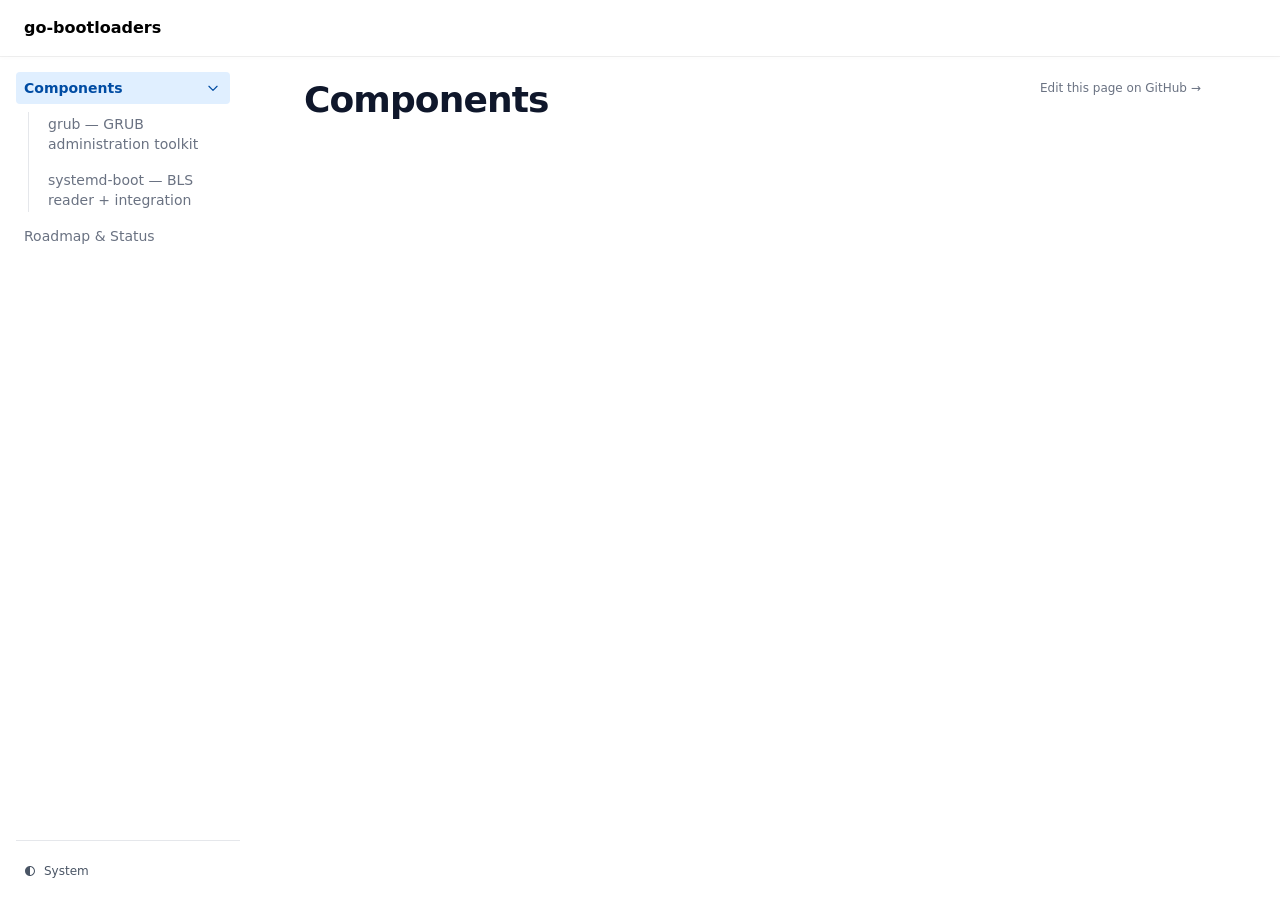
<file: main/components/index.html>
<!doctype html><html lang=en dir=ltr><head><meta charset=utf-8><meta name=viewport content="width=device-width,initial-scale=1"><meta name=robots content="index, follow"><link rel="icon shortcut" href=/docs/main/favicon.ico sizes=32x32><link rel=icon href=/docs/main/favicon.svg type=image/svg+xml id=favicon-svg><link rel=icon href=/docs/main/favicon-16x16.png type=image/png sizes=16x16><link rel=icon href=/docs/main/favicon-32x32.png type=image/png sizes=32x32><link rel=apple-touch-icon href=/docs/main/apple-touch-icon.png sizes=180x180><link fetchpriority=low href=/docs/main/site.webmanifest rel=manifest><title>Components – go-bootloaders</title><meta name=description content><link rel=canonical href=https://go-bootloaders.github.io/docs/main/components/ itemprop=url><meta property="og:title" content="Components"><meta property="og:description" content="
    
      Pure-Go bootloader tooling — grub and systemd-boot ship today as production consumers of the storage/firmware/TPM stack; Limine, rEFInd, Syslinux, and U-Boot remain on the roadmap. No cgo.
    
  "><meta property="og:type" content="
    website
  "><meta property="og:url" content="https://go-bootloaders.github.io/docs/main/components/"><meta itemprop=name content="Components"><meta itemprop=description content="Pure-Go bootloader tooling — grub and systemd-boot ship today as production consumers of the storage/firmware/TPM stack; Limine, rEFInd, Syslinux, and U-Boot remain on the roadmap. No cgo."><meta itemprop=dateModified content="2026-10-18T22:04:10+02:00"><meta name=twitter:card content="summary"><meta name=twitter:title content="Components"><meta name=twitter:description content="Pure-Go bootloader tooling — grub and systemd-boot ship today as production consumers of the storage/firmware/TPM stack; Limine, rEFInd, Syslinux, and U-Boot remain on the roadmap. No cgo."><link rel=preload href=/docs/main/css/compiled/main.min.7e772c8bc2e83ff8314a0de1e1afd499fe4df36ceafa335159c185585b8eb278.css as=style integrity="sha256-fncsi8LoP/gxSg3h4a/Umf5N82zq+jNRWcGFWFuOsng="><link href=/docs/main/css/compiled/main.min.7e772c8bc2e83ff8314a0de1e1afd499fe4df36ceafa335159c185585b8eb278.css rel=stylesheet integrity="sha256-fncsi8LoP/gxSg3h4a/Umf5N82zq+jNRWcGFWFuOsng="><script src=/docs/main/js/main-head.min.bbb353731723c08eaf67b231610392e3665384806ddb6bee51d4a965494c762e.js integrity="sha256-u7NTcxcjwI6vZ7IxYQOS42ZThIBt22vuUdSpZUlMdi4="></script></head><body><a href=#content class="hx:sr-only hx:focus-visible:not-sr-only hx:focus-visible:fixed hx:focus-visible:z-50 hx:focus-visible:top-2 hx:focus-visible:left-2 hx:focus-visible:bg-primary-500 hx:focus-visible:text-white hx:focus-visible:px-4 hx:focus-visible:py-2 hx:focus-visible:rounded-md hx:focus-visible:text-sm hx:focus-visible:font-medium">Skip to content</a><div class="hextra-nav-container hx:sticky hx:top-0 hx:z-20 hx:w-full hx:bg-transparent hx:print:hidden"><div class="hextra-nav-container-blur hx:pointer-events-none hx:absolute hx:z-[-1] hx:h-full hx:w-full hx:bg-white hx:dark:bg-dark hx:shadow-[0_2px_4px_rgba(0,0,0,.02),0_1px_0_rgba(0,0,0,.06)] hx:contrast-more:shadow-[0_0_0_1px_#000] hx:dark:shadow-[0_-1px_0_rgba(255,255,255,.1)_inset] hx:contrast-more:dark:shadow-[0_0_0_1px_#fff]"></div><nav class="hextra-max-navbar-width hx:mx-auto hx:flex hx:items-center hx:justify-end hx:gap-1 hx:md:gap-2 hx:h-[var(--hextra-navbar-height)] hx:px-6"><a class="hx:flex hx:items-center hx:hover:opacity-75 hx:ltr:mr-auto hx:rtl:ml-auto" href=/docs/main/><span class="hx:mr-2 hx:font-extrabold hx:inline hx:select-none hx:whitespace-nowrap">go-bootloaders</span>
</a><button type=button aria-label=Menu aria-expanded=false class="hextra-hamburger-menu hx:cursor-pointer hx:-mr-1 hx:rounded-sm hx:p-1 hx:active:bg-gray-400/20 hx:md:hidden hx:hextra-focus-visible-inset"><svg height="24" fill="none" viewBox="0 0 24 24" stroke="currentColor"><g><path stroke-linecap="round" stroke-linejoin="round" stroke-width="2" d="M4 8H20"/></g><g><path stroke-linecap="round" stroke-linejoin="round" stroke-width="2" d="M4 16H20"/></g></svg></button></nav></div><div class="hx:mx-auto hx:flex hextra-max-page-width"><aside class="hextra-sidebar-container hx:flex hx:flex-col hx:print:hidden hx:md:top-[var(--hextra-navbar-height)] hx:md:shrink-0 hx:md:w-64 hx:md:self-start hx:max-md:[transform:translate3d(0,-100%,0)] hx:md:sticky"><div class="hextra-scrollbar hx:overflow-y-auto hx:overflow-x-hidden hx:p-4 hx:grow hx:md:h-[calc(100vh-var(--hextra-navbar-height)-var(--menu-height))]"><ul class="hx:flex hx:flex-col hx:gap-1 hx:md:hidden"><li class=open><div class="hextra-sidebar-item hx:group hx:relative hx:flex hx:items-center" data-active=true><a class="hx:flex hx:items-center hx:justify-between hx:gap-2 hx:grow hx:cursor-pointer hx:rounded-sm hx:px-2 hx:py-1.5 hx:text-sm hx:transition-colors [-webkit-tap-highlight-color:transparent] [-webkit-touch-callout:none] hx:hextra-focus-visible-inset hx:ltr:pr-8 hx:rtl:pl-8 hextra-sidebar-active-item hx:bg-primary-100 hx:font-semibold hx:text-primary-800 hx:contrast-more:border hx:contrast-more:border-primary-500 hx:dark:bg-primary-400/10 hx:dark:text-primary-600 hx:contrast-more:dark:border-primary-500" href=/docs/main/components/><span class="hx:min-w-0 [word-break:break-word]">Components</span>
</a><button type=button class="hextra-sidebar-collapsible-button hx:absolute hx:top-1/2 hx:-translate-y-1/2 hx:ltr:right-2 hx:rtl:left-2 hx:shrink-0 hx:cursor-pointer hx:p-0 hx:text-gray-500 hx:dark:text-neutral-400 hx:group-hover:text-gray-900 hx:dark:group-hover:text-gray-50 hx:group-data-[active=true]:text-primary-800 hx:group-data-[active=true]:dark:text-primary-600 hx:hextra-focus-visible-inset" aria-label="Toggle section" aria-expanded=true><svg fill="none" viewBox="0 0 24 24" stroke="currentColor" aria-hidden="true" focusable="false" class="hx:h-[18px] hx:min-w-[18px] hx:rounded-xs hx:p-0.5 hx:hover:bg-gray-800/5 hx:dark:hover:bg-gray-100/5"><path stroke-linecap="round" stroke-linejoin="round" stroke-width="2" d="M9 5l7 7-7 7" class="hx:origin-center hx:transition-transform hx:rtl:-rotate-180"/></svg></button></div><div class="hextra-sidebar-children hx:ltr:pr-0 hx:rtl:pl-0 hx:overflow-hidden"><ul class='hx:relative hx:flex hx:flex-col hx:gap-1 hx:before:absolute hx:before:inset-y-1 hx:before:w-px hx:before:bg-gray-200 hx:before:content-[""] hx:ltr:ml-3 hx:ltr:pl-3 hx:ltr:before:left-0 hx:rtl:mr-3 hx:rtl:pr-3 hx:rtl:before:right-0 hx:dark:before:bg-neutral-800'><li class="hx:flex hx:flex-col"><div class="hextra-sidebar-item hx:group hx:relative hx:flex hx:items-center" data-active=false><a class="hx:flex hx:items-center hx:justify-between hx:gap-2 hx:grow hx:cursor-pointer hx:rounded-sm hx:px-2 hx:py-1.5 hx:text-sm hx:transition-colors [-webkit-tap-highlight-color:transparent] [-webkit-touch-callout:none] hx:hextra-focus-visible-inset hx:text-gray-500 hx:hover:bg-gray-100 hx:hover:text-gray-900 hx:contrast-more:border hx:contrast-more:border-transparent hx:contrast-more:text-gray-900 hx:contrast-more:hover:border-gray-900 hx:dark:text-neutral-400 hx:dark:hover:bg-primary-100/5 hx:dark:hover:text-gray-50 hx:contrast-more:dark:text-gray-50 hx:contrast-more:dark:hover:border-gray-50" href=/docs/main/components/grub/><span class="hx:min-w-0 [word-break:break-word]">grub — GRUB administration toolkit</span></a></div></li><li class="hx:flex hx:flex-col"><div class="hextra-sidebar-item hx:group hx:relative hx:flex hx:items-center" data-active=false><a class="hx:flex hx:items-center hx:justify-between hx:gap-2 hx:grow hx:cursor-pointer hx:rounded-sm hx:px-2 hx:py-1.5 hx:text-sm hx:transition-colors [-webkit-tap-highlight-color:transparent] [-webkit-touch-callout:none] hx:hextra-focus-visible-inset hx:text-gray-500 hx:hover:bg-gray-100 hx:hover:text-gray-900 hx:contrast-more:border hx:contrast-more:border-transparent hx:contrast-more:text-gray-900 hx:contrast-more:hover:border-gray-900 hx:dark:text-neutral-400 hx:dark:hover:bg-primary-100/5 hx:dark:hover:text-gray-50 hx:contrast-more:dark:text-gray-50 hx:contrast-more:dark:hover:border-gray-50" href=/docs/main/components/systemd-boot/><span class="hx:min-w-0 [word-break:break-word]">systemd-boot — BLS reader + integration</span></a></div></li></ul></div></li><li><div class="hextra-sidebar-item hx:group hx:relative hx:flex hx:items-center" data-active=false><a class="hx:flex hx:items-center hx:justify-between hx:gap-2 hx:grow hx:cursor-pointer hx:rounded-sm hx:px-2 hx:py-1.5 hx:text-sm hx:transition-colors [-webkit-tap-highlight-color:transparent] [-webkit-touch-callout:none] hx:hextra-focus-visible-inset hx:text-gray-500 hx:hover:bg-gray-100 hx:hover:text-gray-900 hx:contrast-more:border hx:contrast-more:border-transparent hx:contrast-more:text-gray-900 hx:contrast-more:hover:border-gray-900 hx:dark:text-neutral-400 hx:dark:hover:bg-primary-100/5 hx:dark:hover:text-gray-50 hx:contrast-more:dark:text-gray-50 hx:contrast-more:dark:hover:border-gray-50" href=/docs/main/roadmap/><span class="hx:min-w-0 [word-break:break-word]">Roadmap & Status</span></a></div></li></ul><ul class="hx:flex hx:flex-col hx:gap-1 hx:max-md:hidden"><li class=open><div class="hextra-sidebar-item hx:group hx:relative hx:flex hx:items-center" data-active=true><a class="hx:flex hx:items-center hx:justify-between hx:gap-2 hx:grow hx:cursor-pointer hx:rounded-sm hx:px-2 hx:py-1.5 hx:text-sm hx:transition-colors [-webkit-tap-highlight-color:transparent] [-webkit-touch-callout:none] hx:hextra-focus-visible-inset hx:ltr:pr-8 hx:rtl:pl-8 hextra-sidebar-active-item hx:bg-primary-100 hx:font-semibold hx:text-primary-800 hx:contrast-more:border hx:contrast-more:border-primary-500 hx:dark:bg-primary-400/10 hx:dark:text-primary-600 hx:contrast-more:dark:border-primary-500" href=/docs/main/components/><span class="hx:min-w-0 [word-break:break-word]">Components</span>
</a><button type=button class="hextra-sidebar-collapsible-button hx:absolute hx:top-1/2 hx:-translate-y-1/2 hx:ltr:right-2 hx:rtl:left-2 hx:shrink-0 hx:cursor-pointer hx:p-0 hx:text-gray-500 hx:dark:text-neutral-400 hx:group-hover:text-gray-900 hx:dark:group-hover:text-gray-50 hx:group-data-[active=true]:text-primary-800 hx:group-data-[active=true]:dark:text-primary-600 hx:hextra-focus-visible-inset" aria-label="Toggle section" aria-expanded=true><svg fill="none" viewBox="0 0 24 24" stroke="currentColor" aria-hidden="true" focusable="false" class="hx:h-[18px] hx:min-w-[18px] hx:rounded-xs hx:p-0.5 hx:hover:bg-gray-800/5 hx:dark:hover:bg-gray-100/5"><path stroke-linecap="round" stroke-linejoin="round" stroke-width="2" d="M9 5l7 7-7 7" class="hx:origin-center hx:transition-transform hx:rtl:-rotate-180"/></svg></button></div><div class="hextra-sidebar-children hx:ltr:pr-0 hx:rtl:pl-0 hx:overflow-hidden"><ul class='hx:relative hx:flex hx:flex-col hx:gap-1 hx:before:absolute hx:before:inset-y-1 hx:before:w-px hx:before:bg-gray-200 hx:before:content-[""] hx:ltr:ml-3 hx:ltr:pl-3 hx:ltr:before:left-0 hx:rtl:mr-3 hx:rtl:pr-3 hx:rtl:before:right-0 hx:dark:before:bg-neutral-800'><li class="hx:flex hx:flex-col"><div class="hextra-sidebar-item hx:group hx:relative hx:flex hx:items-center" data-active=false><a class="hx:flex hx:items-center hx:justify-between hx:gap-2 hx:grow hx:cursor-pointer hx:rounded-sm hx:px-2 hx:py-1.5 hx:text-sm hx:transition-colors [-webkit-tap-highlight-color:transparent] [-webkit-touch-callout:none] hx:hextra-focus-visible-inset hx:text-gray-500 hx:hover:bg-gray-100 hx:hover:text-gray-900 hx:contrast-more:border hx:contrast-more:border-transparent hx:contrast-more:text-gray-900 hx:contrast-more:hover:border-gray-900 hx:dark:text-neutral-400 hx:dark:hover:bg-primary-100/5 hx:dark:hover:text-gray-50 hx:contrast-more:dark:text-gray-50 hx:contrast-more:dark:hover:border-gray-50" href=/docs/main/components/grub/><span class="hx:min-w-0 [word-break:break-word]">grub — GRUB administration toolkit</span></a></div></li><li class="hx:flex hx:flex-col"><div class="hextra-sidebar-item hx:group hx:relative hx:flex hx:items-center" data-active=false><a class="hx:flex hx:items-center hx:justify-between hx:gap-2 hx:grow hx:cursor-pointer hx:rounded-sm hx:px-2 hx:py-1.5 hx:text-sm hx:transition-colors [-webkit-tap-highlight-color:transparent] [-webkit-touch-callout:none] hx:hextra-focus-visible-inset hx:text-gray-500 hx:hover:bg-gray-100 hx:hover:text-gray-900 hx:contrast-more:border hx:contrast-more:border-transparent hx:contrast-more:text-gray-900 hx:contrast-more:hover:border-gray-900 hx:dark:text-neutral-400 hx:dark:hover:bg-primary-100/5 hx:dark:hover:text-gray-50 hx:contrast-more:dark:text-gray-50 hx:contrast-more:dark:hover:border-gray-50" href=/docs/main/components/systemd-boot/><span class="hx:min-w-0 [word-break:break-word]">systemd-boot — BLS reader + integration</span></a></div></li></ul></div></li><li><div class="hextra-sidebar-item hx:group hx:relative hx:flex hx:items-center" data-active=false><a class="hx:flex hx:items-center hx:justify-between hx:gap-2 hx:grow hx:cursor-pointer hx:rounded-sm hx:px-2 hx:py-1.5 hx:text-sm hx:transition-colors [-webkit-tap-highlight-color:transparent] [-webkit-touch-callout:none] hx:hextra-focus-visible-inset hx:text-gray-500 hx:hover:bg-gray-100 hx:hover:text-gray-900 hx:contrast-more:border hx:contrast-more:border-transparent hx:contrast-more:text-gray-900 hx:contrast-more:hover:border-gray-900 hx:dark:text-neutral-400 hx:dark:hover:bg-primary-100/5 hx:dark:hover:text-gray-50 hx:contrast-more:dark:text-gray-50 hx:contrast-more:dark:hover:border-gray-50" href=/docs/main/roadmap/><span class="hx:min-w-0 [word-break:break-word]">Roadmap & Status</span></a></div></li></ul></div><div class="hx:sticky hx:bottom-0 hx:max-h-(--menu-height) hx:bg-white hx:dark:bg-dark hx:mx-4 hx:py-4 hx:shadow-[0_-12px_16px_#fff] hx:flex hx:items-center hx:gap-2 hx:border-gray-200 hx:dark:border-neutral-800 hx:dark:shadow-[0_-12px_16px_#111] hx:contrast-more:border-neutral-400 hx:contrast-more:shadow-none hx:contrast-more:dark:shadow-none hx:border-t" data-toggle-animation=show><div class="hx:flex hx:grow hx:flex-col"><div class="hx:flex hx:justify-items-start hx:group" data-theme=light><button title="Change theme" data-state=closed data-location=bottom class="hextra-theme-toggle hx:cursor-pointer hx:rounded-md hx:text-left hx:font-medium hx:h-7 hx:px-2 hx:text-xs hx:hover:bg-gray-100 hx:hover:text-gray-900 hx:dark:hover:bg-primary-100/5 hx:dark:hover:text-gray-50 hx:font-medium hx:text-gray-600 hx:transition-colors hx:dark:text-gray-400 hx:grow" type=button aria-label="Change theme" aria-expanded=false aria-haspopup=menu><div class="hx:flex hx:items-center hx:gap-2 hx:capitalize"><svg height="12" class="hx:group-data-[theme=dark]:hidden hx:group-data-[theme=system]:hidden" fill="none" viewBox="0 0 24 24" stroke-width="2" stroke="currentColor" aria-hidden="true"><path stroke-linecap="round" stroke-linejoin="round" d="M12 3v1m0 16v1m9-9h-1M4 12H3m15.364 6.364-.707-.707M6.343 6.343l-.707-.707m12.728.0-.707.707M6.343 17.657l-.707.707M16 12a4 4 0 11-8 0 4 4 0 018 0z"/></svg><span class="hx:group-data-[theme=dark]:hidden hx:group-data-[theme=system]:hidden">Light</span><svg height="12" class="hx:group-data-[theme=light]:hidden hx:group-data-[theme=system]:hidden" fill="none" viewBox="0 0 24 24" stroke-width="2" stroke="currentColor" aria-hidden="true"><path stroke-linecap="round" stroke-linejoin="round" d="M20.354 15.354A9 9 0 018.646 3.646 9.003 9.003.0 0012 21a9.003 9.003.0 008.354-5.646z"/></svg><span class="hx:group-data-[theme=light]:hidden hx:group-data-[theme=system]:hidden">Dark</span><svg height="12" class="hx:group-data-[theme=dark]:hidden hx:group-data-[theme=light]:hidden" viewBox="0 0 24 24" fill="currentColor"><path d="M11.996094 2C6.4986225 2.0192368 2.03125 6.5024993 2.03125 12c0 5.497501 4.4673725 9.980763 9.964844 10H12 12.0039c5.497471-.01924 9.964844-4.502499 9.964844-10 0-5.4975007-4.467373-9.9807632-9.964844-10H12zM12 4c4.417218.017598 7.96875 3.5822356 7.96875 8 0 4.417764-3.551532 7.982402-7.96875 8z"/></svg>
<span class="hx:group-data-[theme=dark]:hidden hx:group-data-[theme=light]:hidden">System</span></div></button><ul class="hextra-theme-toggle-options hx:hidden hx:z-20 hx:max-h-64 hx:overflow-auto hx:rounded-lg hx:border hx:border-gray-200 hx:bg-white hx:p-1 hx:text-sm hx:shadow-lg hx:dark:border-neutral-700 hx:dark:bg-neutral-900" style="position:fixed;inset:auto auto 0 0;margin:0;min-width:100px" data-theme=light role=menu><li role=none class="hx:flex hx:flex-col"><button type=button role=menuitemradio aria-checked=true tabindex=-1 data-item=light class="hx:text-gray-700 hx:dark:text-gray-300 hx:hover:bg-gray-100 hx:hover:text-gray-900 hx:dark:hover:bg-neutral-800 hx:dark:hover:text-gray-100 hx:relative hx:cursor-pointer hx:whitespace-nowrap hx:rounded-sm hx:py-1.5 hx:transition-colors hx:ltr:pl-3 hx:ltr:pr-9 hx:rtl:pr-3 hx:rtl:pl-9 hx:text-left hx:w-full hx:bg-transparent hx:border-0">
<span class="hx:inline-flex hx:items-center hx:gap-2"><svg height="1em" width="1em" fill="none" viewBox="0 0 24 24" stroke-width="2" stroke="currentColor" aria-hidden="true"><path stroke-linecap="round" stroke-linejoin="round" d="M12 3v1m0 16v1m9-9h-1M4 12H3m15.364 6.364-.707-.707M6.343 6.343l-.707-.707m12.728.0-.707.707M6.343 17.657l-.707.707M16 12a4 4 0 11-8 0 4 4 0 018 0z"/></svg>Light
</span><span class="hx:absolute hx:inset-y-0 hx:flex hx:items-center hx:ltr:right-3 hx:rtl:left-3 hx:group-data-[theme=dark]:hidden hx:group-data-[theme=system]:hidden"><svg height="1em" width="1em" fill="none" viewBox="0 0 24 24" stroke-width="2" stroke="currentColor" aria-hidden="true"><path stroke-linecap="round" stroke-linejoin="round" d="M5 13l4 4L19 7"/></svg></span></button></li><li role=none class="hx:flex hx:flex-col"><button type=button role=menuitemradio aria-checked=false tabindex=-1 data-item=dark class="hx:text-gray-700 hx:dark:text-gray-300 hx:hover:bg-gray-100 hx:hover:text-gray-900 hx:dark:hover:bg-neutral-800 hx:dark:hover:text-gray-100 hx:relative hx:cursor-pointer hx:whitespace-nowrap hx:rounded-sm hx:py-1.5 hx:transition-colors hx:ltr:pl-3 hx:ltr:pr-9 hx:rtl:pr-3 hx:rtl:pl-9 hx:text-left hx:w-full hx:bg-transparent hx:border-0">
<span class="hx:inline-flex hx:items-center hx:gap-2"><svg height="1em" width="1em" fill="none" viewBox="0 0 24 24" stroke-width="2" stroke="currentColor" aria-hidden="true"><path stroke-linecap="round" stroke-linejoin="round" d="M20.354 15.354A9 9 0 018.646 3.646 9.003 9.003.0 0012 21a9.003 9.003.0 008.354-5.646z"/></svg>Dark
</span><span class="hx:absolute hx:inset-y-0 hx:flex hx:items-center hx:ltr:right-3 hx:rtl:left-3 hx:group-data-[theme=light]:hidden hx:group-data-[theme=system]:hidden"><svg height="1em" width="1em" fill="none" viewBox="0 0 24 24" stroke-width="2" stroke="currentColor" aria-hidden="true"><path stroke-linecap="round" stroke-linejoin="round" d="M5 13l4 4L19 7"/></svg></span></button></li><li role=none class="hx:flex hx:flex-col"><button type=button role=menuitemradio aria-checked=false tabindex=-1 data-item=system class="hx:text-gray-700 hx:dark:text-gray-300 hx:hover:bg-gray-100 hx:hover:text-gray-900 hx:dark:hover:bg-neutral-800 hx:dark:hover:text-gray-100 hx:relative hx:cursor-pointer hx:whitespace-nowrap hx:rounded-sm hx:py-1.5 hx:transition-colors hx:ltr:pl-3 hx:ltr:pr-9 hx:rtl:pr-3 hx:rtl:pl-9 hx:text-left hx:w-full hx:bg-transparent hx:border-0">
<span class="hx:inline-flex hx:items-center hx:gap-2"><svg height="1em" width="1em" viewBox="0 0 24 24" fill="currentColor"><path d="M11.996094 2C6.4986225 2.0192368 2.03125 6.5024993 2.03125 12c0 5.497501 4.4673725 9.980763 9.964844 10H12 12.0039c5.497471-.01924 9.964844-4.502499 9.964844-10 0-5.4975007-4.467373-9.9807632-9.964844-10H12zM12 4c4.417218.017598 7.96875 3.5822356 7.96875 8 0 4.417764-3.551532 7.982402-7.96875 8z"/></svg>
System
</span><span class="hx:absolute hx:inset-y-0 hx:flex hx:items-center hx:ltr:right-3 hx:rtl:left-3 hx:group-data-[theme=dark]:hidden hx:group-data-[theme=light]:hidden"><svg height="1em" width="1em" fill="none" viewBox="0 0 24 24" stroke-width="2" stroke="currentColor" aria-hidden="true"><path stroke-linecap="round" stroke-linejoin="round" d="M5 13l4 4L19 7"/></svg></span></button></li></ul></div></div></div></aside><nav class="hextra-toc hx:order-last hx:hidden hx:w-64 hx:shrink-0 hx:xl:block hx:print:hidden hx:px-4" aria-label="Table of contents"><div class="hextra-scrollbar hx:sticky hx:top-[var(--hextra-navbar-height)] hx:overflow-y-auto hx:pr-4 hx:pt-6 hx:text-sm [hyphens:auto] hx:max-h-[calc(100vh-var(--hextra-navbar-height)-env(safe-area-inset-bottom))] hx:ltr:-mr-4 hx:rtl:-ml-4"><div class="hx:sticky hx:bottom-0 hx:flex hx:flex-col hx:items-start hx:gap-2 hx:pb-8 hx:border-gray-200 hx:dark:border-neutral-800 hx:contrast-more:border-t hx:contrast-more:border-neutral-400 hx:contrast-more:shadow-none hx:contrast-more:dark:border-neutral-400"><a class="hx:inline-block hx:rounded-sm hx:text-xs hx:font-medium hx:text-gray-500 hx:hover:text-gray-900 hx:dark:text-gray-400 hx:dark:hover:text-gray-100 hx:contrast-more:text-gray-800 hx:contrast-more:dark:text-gray-50 hx:hextra-focus-visible-inset" href=https://github.com/go-bootloaders/edit/main/content/en/en/components/_index.md target=_blank rel=noreferrer>Edit this page on GitHub →</a>
<button id=backToTop tabindex=-1 class="hx:cursor-pointer hx:transition-all hx:duration-75 hx:opacity-0 hx:text-xs hx:font-medium hx:text-gray-500 hx:hover:text-gray-900 hx:dark:text-gray-400 hx:dark:hover:text-gray-100 hx:contrast-more:text-gray-800 hx:contrast-more:dark:text-gray-50">
<span>Scroll to top</span>
<svg fill="none" viewBox="0 0 24 24" stroke-width="1.5" stroke="currentColor" aria-hidden="true" focusable="false" class="hx:inline hx:ltr:ml-1 hx:rtl:mr-1 hx:h-3.5 hx:w-3.5 hx:rounded-full hx:border hx:border-gray-500 hx:hover:border-gray-900 hx:dark:border-gray-400 hx:dark:hover:border-gray-100 hx:contrast-more:border-gray-800 hx:contrast-more:dark:border-gray-50"><path stroke-linecap="round" stroke-linejoin="round" d="M4.5 15.75l7.5-7.5 7.5 7.5"/></svg></button></div></div></nav><article class="hx:w-full hx:break-words hx:flex hx:min-h-[calc(100vh-var(--hextra-navbar-height))] hx:min-w-0 hx:justify-center hx:pb-8 hx:pr-[calc(env(safe-area-inset-right)-1.5rem)]"><main id=content class="hx:w-full hx:min-w-0 hextra-max-content-width hx:px-6 hx:pt-4 hx:md:px-12"><div class=content><div class="hx:flex hx:flex-col hx:sm:flex-row hx:items-start hx:sm:items-center hx:sm:justify-between hx:gap-4 hx:mb-4"><h1 class="hextra-page-title hx:mb-0">Components</h1></div></div><div class=hx:mt-16></div></main></article></div><footer class="hextra-footer hx:bg-gray-100 hx:pb-[env(safe-area-inset-bottom)] hx:dark:bg-neutral-900 hx:print:bg-transparent"><div class="hextra-custom-footer hextra-max-footer-width hx:mx-auto hx:pl-[max(env(safe-area-inset-left),1.5rem)] hx:pr-[max(env(safe-area-inset-right),1.5rem)] hx:text-gray-600 hx:dark:text-gray-400"></div></footer><dialog id=hextra-search-dialog class=hextra-search-dialog aria-label=Search... zgotmplz><div class=hextra-search><div class=hextra-search-input-wrapper><svg class="hextra-search-input-icon" focusable="false" fill="none" viewBox="0 0 24 24" stroke-width="2" stroke="currentColor" aria-hidden="true"><path stroke-linecap="round" stroke-linejoin="round" d="M21 21l-6-6m2-5A7 7 0 113 10a7 7 0 0114 0z"/></svg><input class=hextra-search-input type=search role=combobox autocomplete=off autocorrect=off autocapitalize=off spellcheck=false placeholder=Search... aria-label=Search... aria-controls=hextra-search-results aria-expanded=false><button type=button class=hextra-search-input-kbd data-search-close aria-label=Close>ESC</button></div><div class=hextra-search-results-viewport data-search-viewport><div class="hextra-search-results-inner hextra-scrollbar" data-search-inner><ul id=hextra-search-results class=hextra-search-results role=listbox aria-label="Search results"></ul><div class=hextra-search-empty data-search-empty hidden>No results found.</div></div></div><div class="hextra-search-status hx:sr-only" aria-live=polite role=status></div></div></dialog><script defer src=/docs/main/js/main.min.aa67dc0070adc274a270dfef68169a5de3b054fe4432ee3b3613cc8657076b53.js integrity="sha256-qmfcAHCtwnSicN/vaBaaXeOwVP5EMu47NhPMhlcHa1M="></script><script defer src=/docs/main/js/flexsearch.433e941a8a573ebb9931fc16fc75266ab6b93f569ac2fb4f3dc66882e0416f4c.js integrity="sha256-Qz6UGopXPruZMfwW/HUmara5P1aawvtPPcZoguBBb0w=" crossorigin=anonymous></script><script defer src=/docs/main/en.search.min.27342f910066df8440c04ecd572315e96bca1f142730f82be041ebbc346c996e.js integrity="sha256-JzQvkQBm34RAwE7NVyMV6WvKHxQnMPgr4EHrvDRsmW4="></script><script defer src=/docs/main/en.search-dialog.min.fda123910557b5b3a328696105af51f85abc3cfc6784387c49b11b5b857b256f.js integrity="sha256-/aEjkQVXtbOjKGlhBa9R+Fq8PPxnhDh8SbEbW4V7JW8="></script></body></html>
</file>
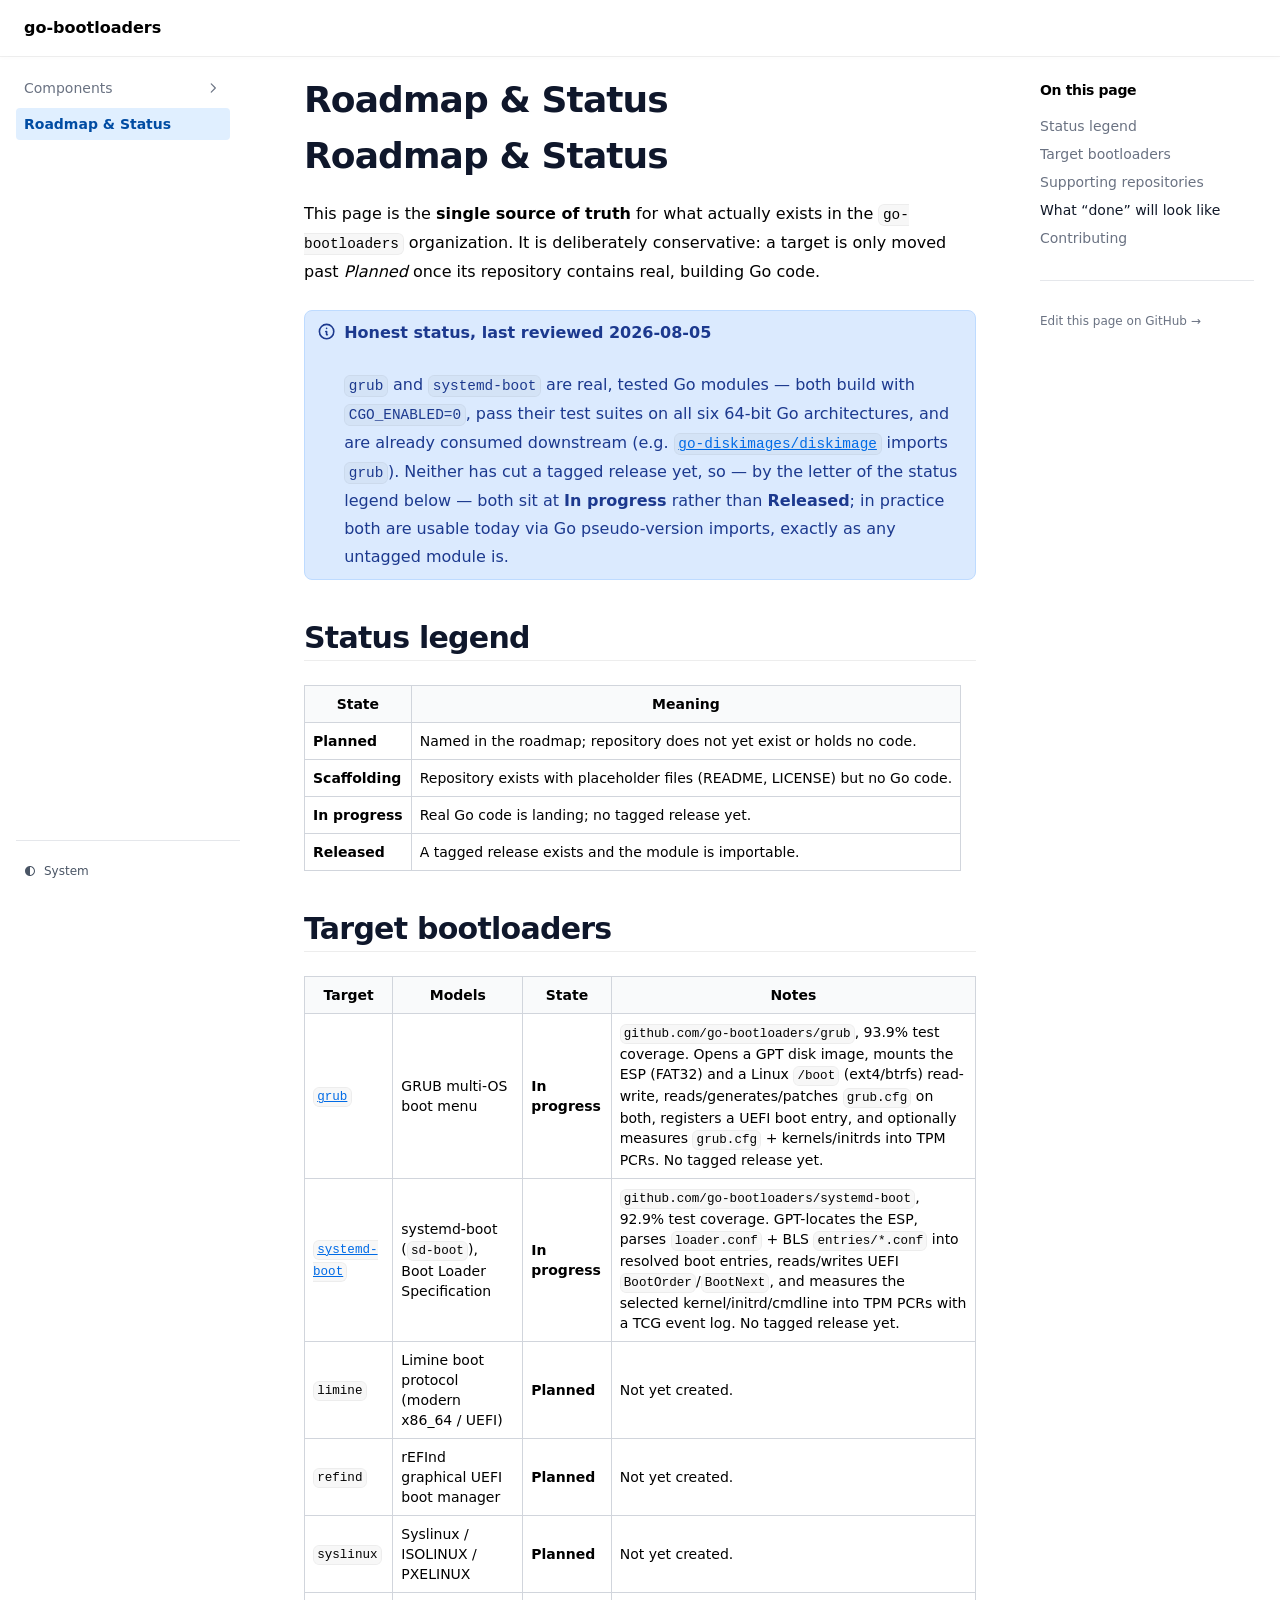
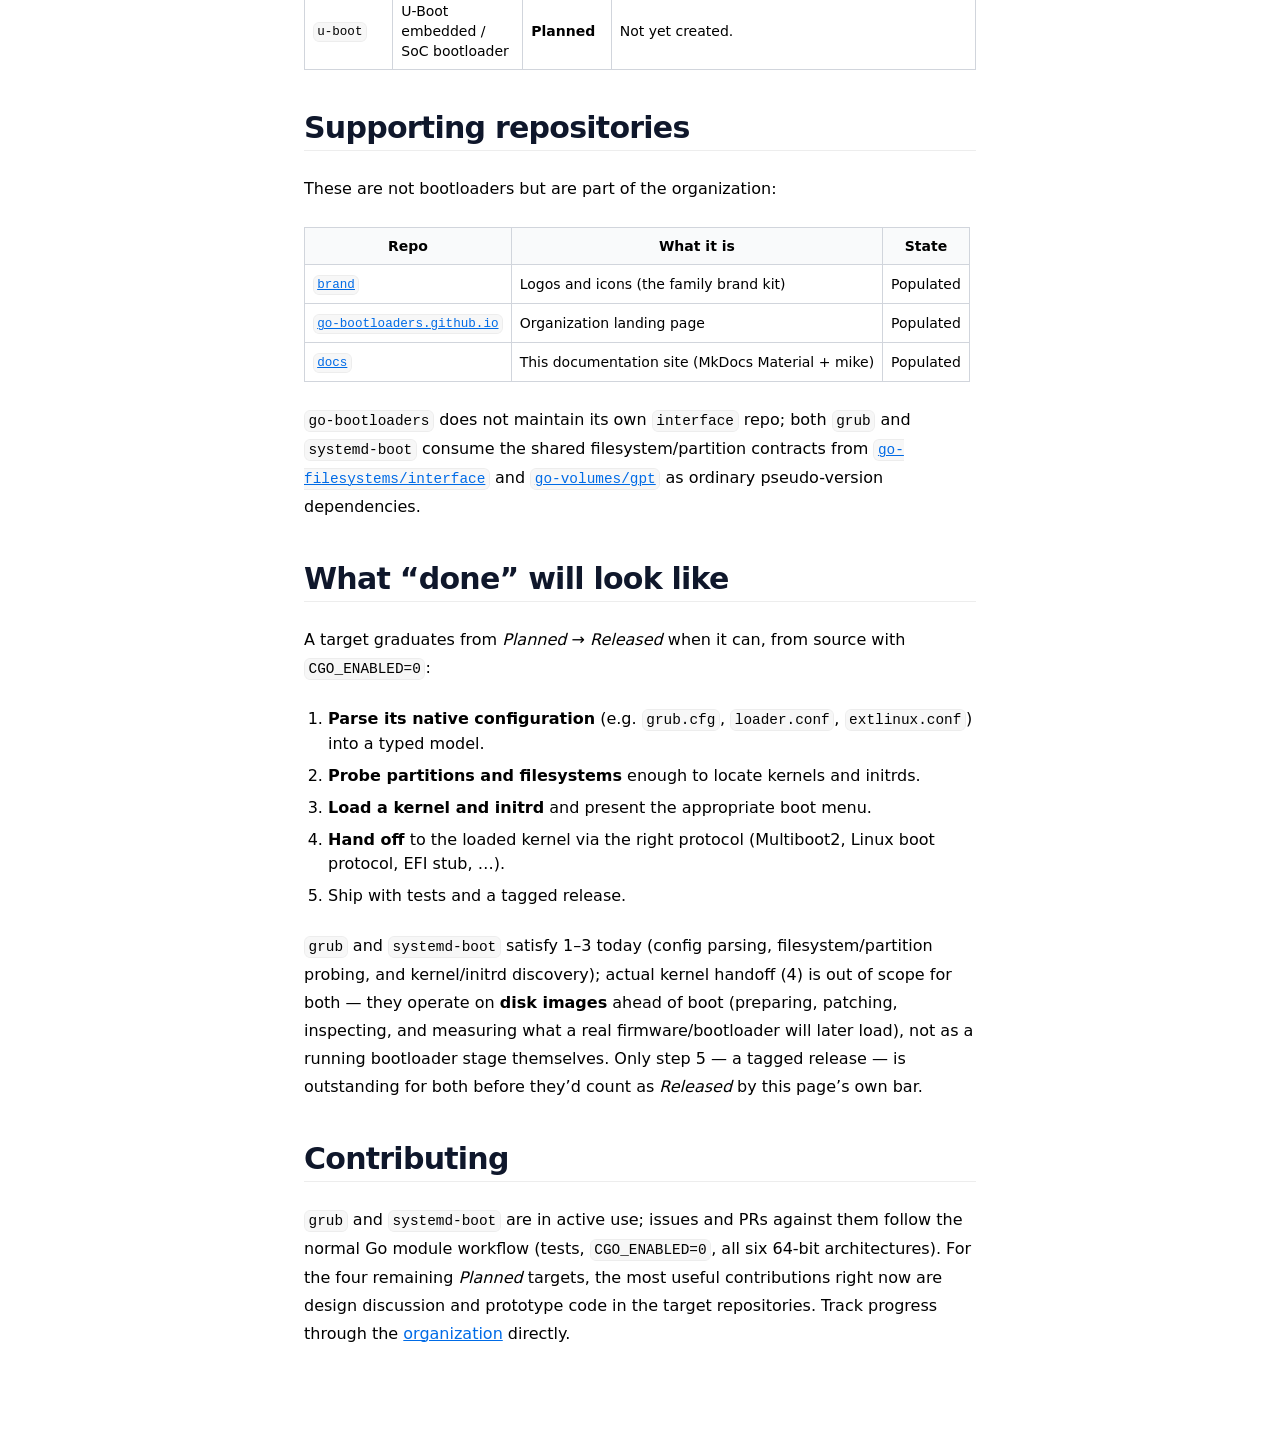
<file: main/roadmap/index.html>
<!doctype html><html lang=en dir=ltr><head><meta charset=utf-8><meta name=viewport content="width=device-width,initial-scale=1"><meta name=robots content="index, follow"><link rel="icon shortcut" href=/docs/main/favicon.ico sizes=32x32><link rel=icon href=/docs/main/favicon.svg type=image/svg+xml id=favicon-svg><link rel=icon href=/docs/main/favicon-16x16.png type=image/png sizes=16x16><link rel=icon href=/docs/main/favicon-32x32.png type=image/png sizes=32x32><link rel=apple-touch-icon href=/docs/main/apple-touch-icon.png sizes=180x180><link fetchpriority=low href=/docs/main/site.webmanifest rel=manifest><title>Roadmap & Status – go-bootloaders</title><meta name=description content="Roadmap & StatusThis page is the single source of truth for what actually exists in the go-bootloaders organization. It is deliberately conservative: a target is only moved past Planned once its repository contains real, building Go code.
Honest status, last reviewed 2026-08-05
grub and systemd-boot are real, tested Go modules — both build with CGO_ENABLED=0, pass their test suites on all six 64-bit Go architectures, and are already consumed downstream (e.g. go-diskimages/diskimage imports grub). Neither has cut a tagged release yet, so — by the letter of the status legend below — both sit at In progress rather than Released; in practice both are usable today via Go pseudo-version imports, exactly as any untagged module is."><link rel=canonical href=https://go-bootloaders.github.io/docs/main/roadmap/ itemprop=url><meta property="og:title" content="Roadmap & Status"><meta property="og:description" content="
    
      Roadmap & StatusThis page is the single source of truth for what actually exists in the
go-bootloaders organization. It is deliberately conservative: a target is only
moved past Planned once its repository contains real, building Go code.

  

  
    Honest status, last reviewed 2026-08-05
grub and systemd-boot are real, tested Go modules — both build with
CGO_ENABLED=0, pass their test suites on all six 64-bit Go architectures,
and are already consumed downstream (e.g.
go-diskimages/diskimage
imports grub). Neither has cut a tagged release yet, so — by the letter
of the status legend below — both sit at In progress rather than
Released; in practice both are usable today via Go pseudo-version
imports, exactly as any untagged module is.

  

    
  "><meta property="og:type" content="
    article
  "><meta property="og:url" content="https://go-bootloaders.github.io/docs/main/roadmap/"><meta property="article:section" content><meta property="article:modified_time" content="2026-10-18T22:04:10+02:00"><meta itemprop=name content="Roadmap & Status"><meta itemprop=description content="Roadmap & StatusThis page is the single source of truth for what actually exists in the go-bootloaders organization. It is deliberately conservative: a target is only moved past Planned once its repository contains real, building Go code.
Honest status, last reviewed 2026-08-05
grub and systemd-boot are real, tested Go modules — both build with CGO_ENABLED=0, pass their test suites on all six 64-bit Go architectures, and are already consumed downstream (e.g. go-diskimages/diskimage imports grub). Neither has cut a tagged release yet, so — by the letter of the status legend below — both sit at In progress rather than Released; in practice both are usable today via Go pseudo-version imports, exactly as any untagged module is."><meta itemprop=dateModified content="2026-10-18T22:04:10+02:00"><meta itemprop=wordCount content="574"><meta name=twitter:card content="summary"><meta name=twitter:title content="Roadmap & Status"><meta name=twitter:description content="Roadmap & StatusThis page is the single source of truth for what actually exists in the go-bootloaders organization. It is deliberately conservative: a target is only moved past Planned once its repository contains real, building Go code.
Honest status, last reviewed 2026-08-05
grub and systemd-boot are real, tested Go modules — both build with CGO_ENABLED=0, pass their test suites on all six 64-bit Go architectures, and are already consumed downstream (e.g. go-diskimages/diskimage imports grub). Neither has cut a tagged release yet, so — by the letter of the status legend below — both sit at In progress rather than Released; in practice both are usable today via Go pseudo-version imports, exactly as any untagged module is."><link rel=preload href=/docs/main/css/compiled/main.min.7e772c8bc2e83ff8314a0de1e1afd499fe4df36ceafa335159c185585b8eb278.css as=style integrity="sha256-fncsi8LoP/gxSg3h4a/Umf5N82zq+jNRWcGFWFuOsng="><link href=/docs/main/css/compiled/main.min.7e772c8bc2e83ff8314a0de1e1afd499fe4df36ceafa335159c185585b8eb278.css rel=stylesheet integrity="sha256-fncsi8LoP/gxSg3h4a/Umf5N82zq+jNRWcGFWFuOsng="><script src=/docs/main/js/main-head.min.bbb353731723c08eaf67b231610392e3665384806ddb6bee51d4a965494c762e.js integrity="sha256-u7NTcxcjwI6vZ7IxYQOS42ZThIBt22vuUdSpZUlMdi4="></script></head><body><a href=#content class="hx:sr-only hx:focus-visible:not-sr-only hx:focus-visible:fixed hx:focus-visible:z-50 hx:focus-visible:top-2 hx:focus-visible:left-2 hx:focus-visible:bg-primary-500 hx:focus-visible:text-white hx:focus-visible:px-4 hx:focus-visible:py-2 hx:focus-visible:rounded-md hx:focus-visible:text-sm hx:focus-visible:font-medium">Skip to content</a><div class="hextra-nav-container hx:sticky hx:top-0 hx:z-20 hx:w-full hx:bg-transparent hx:print:hidden"><div class="hextra-nav-container-blur hx:pointer-events-none hx:absolute hx:z-[-1] hx:h-full hx:w-full hx:bg-white hx:dark:bg-dark hx:shadow-[0_2px_4px_rgba(0,0,0,.02),0_1px_0_rgba(0,0,0,.06)] hx:contrast-more:shadow-[0_0_0_1px_#000] hx:dark:shadow-[0_-1px_0_rgba(255,255,255,.1)_inset] hx:contrast-more:dark:shadow-[0_0_0_1px_#fff]"></div><nav class="hextra-max-navbar-width hx:mx-auto hx:flex hx:items-center hx:justify-end hx:gap-1 hx:md:gap-2 hx:h-[var(--hextra-navbar-height)] hx:px-6"><a class="hx:flex hx:items-center hx:hover:opacity-75 hx:ltr:mr-auto hx:rtl:ml-auto" href=/docs/main/><span class="hx:mr-2 hx:font-extrabold hx:inline hx:select-none hx:whitespace-nowrap">go-bootloaders</span>
</a><button type=button aria-label=Menu aria-expanded=false class="hextra-hamburger-menu hx:cursor-pointer hx:-mr-1 hx:rounded-sm hx:p-1 hx:active:bg-gray-400/20 hx:md:hidden hx:hextra-focus-visible-inset"><svg height="24" fill="none" viewBox="0 0 24 24" stroke="currentColor"><g><path stroke-linecap="round" stroke-linejoin="round" stroke-width="2" d="M4 8H20"/></g><g><path stroke-linecap="round" stroke-linejoin="round" stroke-width="2" d="M4 16H20"/></g></svg></button></nav></div><div class="hx:mx-auto hx:flex hextra-max-page-width"><aside class="hextra-sidebar-container hx:flex hx:flex-col hx:print:hidden hx:md:top-[var(--hextra-navbar-height)] hx:md:shrink-0 hx:md:w-64 hx:md:self-start hx:max-md:[transform:translate3d(0,-100%,0)] hx:md:sticky"><div class="hextra-scrollbar hx:overflow-y-auto hx:overflow-x-hidden hx:p-4 hx:grow hx:md:h-[calc(100vh-var(--hextra-navbar-height)-var(--menu-height))]"><ul class="hx:flex hx:flex-col hx:gap-1 hx:md:hidden"><li><div class="hextra-sidebar-item hx:group hx:relative hx:flex hx:items-center" data-active=false><a class="hx:flex hx:items-center hx:justify-between hx:gap-2 hx:grow hx:cursor-pointer hx:rounded-sm hx:px-2 hx:py-1.5 hx:text-sm hx:transition-colors [-webkit-tap-highlight-color:transparent] [-webkit-touch-callout:none] hx:hextra-focus-visible-inset hx:ltr:pr-8 hx:rtl:pl-8 hx:text-gray-500 hx:hover:bg-gray-100 hx:hover:text-gray-900 hx:contrast-more:border hx:contrast-more:border-transparent hx:contrast-more:text-gray-900 hx:contrast-more:hover:border-gray-900 hx:dark:text-neutral-400 hx:dark:hover:bg-primary-100/5 hx:dark:hover:text-gray-50 hx:contrast-more:dark:text-gray-50 hx:contrast-more:dark:hover:border-gray-50" href=/docs/main/components/><span class="hx:min-w-0 [word-break:break-word]">Components</span>
</a><button type=button class="hextra-sidebar-collapsible-button hx:absolute hx:top-1/2 hx:-translate-y-1/2 hx:ltr:right-2 hx:rtl:left-2 hx:shrink-0 hx:cursor-pointer hx:p-0 hx:text-gray-500 hx:dark:text-neutral-400 hx:group-hover:text-gray-900 hx:dark:group-hover:text-gray-50 hx:group-data-[active=true]:text-primary-800 hx:group-data-[active=true]:dark:text-primary-600 hx:hextra-focus-visible-inset" aria-label="Toggle section" aria-expanded=false><svg fill="none" viewBox="0 0 24 24" stroke="currentColor" aria-hidden="true" focusable="false" class="hx:h-[18px] hx:min-w-[18px] hx:rounded-xs hx:p-0.5 hx:hover:bg-gray-800/5 hx:dark:hover:bg-gray-100/5"><path stroke-linecap="round" stroke-linejoin="round" stroke-width="2" d="M9 5l7 7-7 7" class="hx:origin-center hx:transition-transform hx:rtl:-rotate-180"/></svg></button></div><div class="hextra-sidebar-children hx:ltr:pr-0 hx:rtl:pl-0 hx:overflow-hidden"><ul class='hx:relative hx:flex hx:flex-col hx:gap-1 hx:before:absolute hx:before:inset-y-1 hx:before:w-px hx:before:bg-gray-200 hx:before:content-[""] hx:ltr:ml-3 hx:ltr:pl-3 hx:ltr:before:left-0 hx:rtl:mr-3 hx:rtl:pr-3 hx:rtl:before:right-0 hx:dark:before:bg-neutral-800'><li class="hx:flex hx:flex-col"><div class="hextra-sidebar-item hx:group hx:relative hx:flex hx:items-center" data-active=false><a class="hx:flex hx:items-center hx:justify-between hx:gap-2 hx:grow hx:cursor-pointer hx:rounded-sm hx:px-2 hx:py-1.5 hx:text-sm hx:transition-colors [-webkit-tap-highlight-color:transparent] [-webkit-touch-callout:none] hx:hextra-focus-visible-inset hx:text-gray-500 hx:hover:bg-gray-100 hx:hover:text-gray-900 hx:contrast-more:border hx:contrast-more:border-transparent hx:contrast-more:text-gray-900 hx:contrast-more:hover:border-gray-900 hx:dark:text-neutral-400 hx:dark:hover:bg-primary-100/5 hx:dark:hover:text-gray-50 hx:contrast-more:dark:text-gray-50 hx:contrast-more:dark:hover:border-gray-50" href=/docs/main/components/grub/><span class="hx:min-w-0 [word-break:break-word]">grub — GRUB administration toolkit</span></a></div></li><li class="hx:flex hx:flex-col"><div class="hextra-sidebar-item hx:group hx:relative hx:flex hx:items-center" data-active=false><a class="hx:flex hx:items-center hx:justify-between hx:gap-2 hx:grow hx:cursor-pointer hx:rounded-sm hx:px-2 hx:py-1.5 hx:text-sm hx:transition-colors [-webkit-tap-highlight-color:transparent] [-webkit-touch-callout:none] hx:hextra-focus-visible-inset hx:text-gray-500 hx:hover:bg-gray-100 hx:hover:text-gray-900 hx:contrast-more:border hx:contrast-more:border-transparent hx:contrast-more:text-gray-900 hx:contrast-more:hover:border-gray-900 hx:dark:text-neutral-400 hx:dark:hover:bg-primary-100/5 hx:dark:hover:text-gray-50 hx:contrast-more:dark:text-gray-50 hx:contrast-more:dark:hover:border-gray-50" href=/docs/main/components/systemd-boot/><span class="hx:min-w-0 [word-break:break-word]">systemd-boot — BLS reader + integration</span></a></div></li></ul></div></li><li class=open><div class="hextra-sidebar-item hx:group hx:relative hx:flex hx:items-center" data-active=true><a class="hx:flex hx:items-center hx:justify-between hx:gap-2 hx:grow hx:cursor-pointer hx:rounded-sm hx:px-2 hx:py-1.5 hx:text-sm hx:transition-colors [-webkit-tap-highlight-color:transparent] [-webkit-touch-callout:none] hx:hextra-focus-visible-inset hextra-sidebar-active-item hx:bg-primary-100 hx:font-semibold hx:text-primary-800 hx:contrast-more:border hx:contrast-more:border-primary-500 hx:dark:bg-primary-400/10 hx:dark:text-primary-600 hx:contrast-more:dark:border-primary-500" href=/docs/main/roadmap/><span class="hx:min-w-0 [word-break:break-word]">Roadmap & Status</span></a></div><ul class='hx:flex hx:flex-col hx:gap-1 hx:relative hx:before:absolute hx:before:inset-y-1 hx:before:w-px hx:before:bg-gray-200 hx:before:content-[""] hx:dark:before:bg-neutral-800 hx:ltr:pl-3 hx:ltr:before:left-0 hx:rtl:pr-3 hx:rtl:before:right-0 hx:ltr:ml-3 hx:rtl:mr-3'><li><a href=#status-legend class="hx:flex hx:rounded-sm hx:px-2 hx:py-1.5 hx:text-sm hx:transition-colors [word-break:break-word] hx:cursor-pointer [-webkit-tap-highlight-color:transparent] [-webkit-touch-callout:none] hx:contrast-more:border hx:gap-2 hx:before:opacity-25 hx:before:content-['#'] hx:text-gray-500 hx:hover:bg-gray-100 hx:hover:text-gray-900 hx:dark:text-neutral-400 hx:dark:hover:bg-primary-100/5 hx:dark:hover:text-gray-50 hx:contrast-more:text-gray-900 hx:contrast-more:dark:text-gray-50 hx:contrast-more:border-transparent hx:contrast-more:hover:border-gray-900 hx:contrast-more:dark:hover:border-gray-50">Status legend</a></li><li><a href=#target-bootloaders class="hx:flex hx:rounded-sm hx:px-2 hx:py-1.5 hx:text-sm hx:transition-colors [word-break:break-word] hx:cursor-pointer [-webkit-tap-highlight-color:transparent] [-webkit-touch-callout:none] hx:contrast-more:border hx:gap-2 hx:before:opacity-25 hx:before:content-['#'] hx:text-gray-500 hx:hover:bg-gray-100 hx:hover:text-gray-900 hx:dark:text-neutral-400 hx:dark:hover:bg-primary-100/5 hx:dark:hover:text-gray-50 hx:contrast-more:text-gray-900 hx:contrast-more:dark:text-gray-50 hx:contrast-more:border-transparent hx:contrast-more:hover:border-gray-900 hx:contrast-more:dark:hover:border-gray-50">Target bootloaders</a></li><li><a href=#supporting-repositories class="hx:flex hx:rounded-sm hx:px-2 hx:py-1.5 hx:text-sm hx:transition-colors [word-break:break-word] hx:cursor-pointer [-webkit-tap-highlight-color:transparent] [-webkit-touch-callout:none] hx:contrast-more:border hx:gap-2 hx:before:opacity-25 hx:before:content-['#'] hx:text-gray-500 hx:hover:bg-gray-100 hx:hover:text-gray-900 hx:dark:text-neutral-400 hx:dark:hover:bg-primary-100/5 hx:dark:hover:text-gray-50 hx:contrast-more:text-gray-900 hx:contrast-more:dark:text-gray-50 hx:contrast-more:border-transparent hx:contrast-more:hover:border-gray-900 hx:contrast-more:dark:hover:border-gray-50">Supporting repositories</a></li><li><a href=#what-done-will-look-like class="hx:flex hx:rounded-sm hx:px-2 hx:py-1.5 hx:text-sm hx:transition-colors [word-break:break-word] hx:cursor-pointer [-webkit-tap-highlight-color:transparent] [-webkit-touch-callout:none] hx:contrast-more:border hx:gap-2 hx:before:opacity-25 hx:before:content-['#'] hx:text-gray-500 hx:hover:bg-gray-100 hx:hover:text-gray-900 hx:dark:text-neutral-400 hx:dark:hover:bg-primary-100/5 hx:dark:hover:text-gray-50 hx:contrast-more:text-gray-900 hx:contrast-more:dark:text-gray-50 hx:contrast-more:border-transparent hx:contrast-more:hover:border-gray-900 hx:contrast-more:dark:hover:border-gray-50">What “done” will look like</a></li><li><a href=#contributing class="hx:flex hx:rounded-sm hx:px-2 hx:py-1.5 hx:text-sm hx:transition-colors [word-break:break-word] hx:cursor-pointer [-webkit-tap-highlight-color:transparent] [-webkit-touch-callout:none] hx:contrast-more:border hx:gap-2 hx:before:opacity-25 hx:before:content-['#'] hx:text-gray-500 hx:hover:bg-gray-100 hx:hover:text-gray-900 hx:dark:text-neutral-400 hx:dark:hover:bg-primary-100/5 hx:dark:hover:text-gray-50 hx:contrast-more:text-gray-900 hx:contrast-more:dark:text-gray-50 hx:contrast-more:border-transparent hx:contrast-more:hover:border-gray-900 hx:contrast-more:dark:hover:border-gray-50">Contributing</a></li></ul></li></ul><ul class="hx:flex hx:flex-col hx:gap-1 hx:max-md:hidden"><li><div class="hextra-sidebar-item hx:group hx:relative hx:flex hx:items-center" data-active=false><a class="hx:flex hx:items-center hx:justify-between hx:gap-2 hx:grow hx:cursor-pointer hx:rounded-sm hx:px-2 hx:py-1.5 hx:text-sm hx:transition-colors [-webkit-tap-highlight-color:transparent] [-webkit-touch-callout:none] hx:hextra-focus-visible-inset hx:ltr:pr-8 hx:rtl:pl-8 hx:text-gray-500 hx:hover:bg-gray-100 hx:hover:text-gray-900 hx:contrast-more:border hx:contrast-more:border-transparent hx:contrast-more:text-gray-900 hx:contrast-more:hover:border-gray-900 hx:dark:text-neutral-400 hx:dark:hover:bg-primary-100/5 hx:dark:hover:text-gray-50 hx:contrast-more:dark:text-gray-50 hx:contrast-more:dark:hover:border-gray-50" href=/docs/main/components/><span class="hx:min-w-0 [word-break:break-word]">Components</span>
</a><button type=button class="hextra-sidebar-collapsible-button hx:absolute hx:top-1/2 hx:-translate-y-1/2 hx:ltr:right-2 hx:rtl:left-2 hx:shrink-0 hx:cursor-pointer hx:p-0 hx:text-gray-500 hx:dark:text-neutral-400 hx:group-hover:text-gray-900 hx:dark:group-hover:text-gray-50 hx:group-data-[active=true]:text-primary-800 hx:group-data-[active=true]:dark:text-primary-600 hx:hextra-focus-visible-inset" aria-label="Toggle section" aria-expanded=false><svg fill="none" viewBox="0 0 24 24" stroke="currentColor" aria-hidden="true" focusable="false" class="hx:h-[18px] hx:min-w-[18px] hx:rounded-xs hx:p-0.5 hx:hover:bg-gray-800/5 hx:dark:hover:bg-gray-100/5"><path stroke-linecap="round" stroke-linejoin="round" stroke-width="2" d="M9 5l7 7-7 7" class="hx:origin-center hx:transition-transform hx:rtl:-rotate-180"/></svg></button></div><div class="hextra-sidebar-children hx:ltr:pr-0 hx:rtl:pl-0 hx:overflow-hidden"><ul class='hx:relative hx:flex hx:flex-col hx:gap-1 hx:before:absolute hx:before:inset-y-1 hx:before:w-px hx:before:bg-gray-200 hx:before:content-[""] hx:ltr:ml-3 hx:ltr:pl-3 hx:ltr:before:left-0 hx:rtl:mr-3 hx:rtl:pr-3 hx:rtl:before:right-0 hx:dark:before:bg-neutral-800'><li class="hx:flex hx:flex-col"><div class="hextra-sidebar-item hx:group hx:relative hx:flex hx:items-center" data-active=false><a class="hx:flex hx:items-center hx:justify-between hx:gap-2 hx:grow hx:cursor-pointer hx:rounded-sm hx:px-2 hx:py-1.5 hx:text-sm hx:transition-colors [-webkit-tap-highlight-color:transparent] [-webkit-touch-callout:none] hx:hextra-focus-visible-inset hx:text-gray-500 hx:hover:bg-gray-100 hx:hover:text-gray-900 hx:contrast-more:border hx:contrast-more:border-transparent hx:contrast-more:text-gray-900 hx:contrast-more:hover:border-gray-900 hx:dark:text-neutral-400 hx:dark:hover:bg-primary-100/5 hx:dark:hover:text-gray-50 hx:contrast-more:dark:text-gray-50 hx:contrast-more:dark:hover:border-gray-50" href=/docs/main/components/grub/><span class="hx:min-w-0 [word-break:break-word]">grub — GRUB administration toolkit</span></a></div></li><li class="hx:flex hx:flex-col"><div class="hextra-sidebar-item hx:group hx:relative hx:flex hx:items-center" data-active=false><a class="hx:flex hx:items-center hx:justify-between hx:gap-2 hx:grow hx:cursor-pointer hx:rounded-sm hx:px-2 hx:py-1.5 hx:text-sm hx:transition-colors [-webkit-tap-highlight-color:transparent] [-webkit-touch-callout:none] hx:hextra-focus-visible-inset hx:text-gray-500 hx:hover:bg-gray-100 hx:hover:text-gray-900 hx:contrast-more:border hx:contrast-more:border-transparent hx:contrast-more:text-gray-900 hx:contrast-more:hover:border-gray-900 hx:dark:text-neutral-400 hx:dark:hover:bg-primary-100/5 hx:dark:hover:text-gray-50 hx:contrast-more:dark:text-gray-50 hx:contrast-more:dark:hover:border-gray-50" href=/docs/main/components/systemd-boot/><span class="hx:min-w-0 [word-break:break-word]">systemd-boot — BLS reader + integration</span></a></div></li></ul></div></li><li class=open><div class="hextra-sidebar-item hx:group hx:relative hx:flex hx:items-center" data-active=true><a class="hx:flex hx:items-center hx:justify-between hx:gap-2 hx:grow hx:cursor-pointer hx:rounded-sm hx:px-2 hx:py-1.5 hx:text-sm hx:transition-colors [-webkit-tap-highlight-color:transparent] [-webkit-touch-callout:none] hx:hextra-focus-visible-inset hextra-sidebar-active-item hx:bg-primary-100 hx:font-semibold hx:text-primary-800 hx:contrast-more:border hx:contrast-more:border-primary-500 hx:dark:bg-primary-400/10 hx:dark:text-primary-600 hx:contrast-more:dark:border-primary-500" href=/docs/main/roadmap/><span class="hx:min-w-0 [word-break:break-word]">Roadmap & Status</span></a></div></li></ul></div><div class="hx:sticky hx:bottom-0 hx:max-h-(--menu-height) hx:bg-white hx:dark:bg-dark hx:mx-4 hx:py-4 hx:shadow-[0_-12px_16px_#fff] hx:flex hx:items-center hx:gap-2 hx:border-gray-200 hx:dark:border-neutral-800 hx:dark:shadow-[0_-12px_16px_#111] hx:contrast-more:border-neutral-400 hx:contrast-more:shadow-none hx:contrast-more:dark:shadow-none hx:border-t" data-toggle-animation=show><div class="hx:flex hx:grow hx:flex-col"><div class="hx:flex hx:justify-items-start hx:group" data-theme=light><button title="Change theme" data-state=closed data-location=bottom class="hextra-theme-toggle hx:cursor-pointer hx:rounded-md hx:text-left hx:font-medium hx:h-7 hx:px-2 hx:text-xs hx:hover:bg-gray-100 hx:hover:text-gray-900 hx:dark:hover:bg-primary-100/5 hx:dark:hover:text-gray-50 hx:font-medium hx:text-gray-600 hx:transition-colors hx:dark:text-gray-400 hx:grow" type=button aria-label="Change theme" aria-expanded=false aria-haspopup=menu><div class="hx:flex hx:items-center hx:gap-2 hx:capitalize"><svg height="12" class="hx:group-data-[theme=dark]:hidden hx:group-data-[theme=system]:hidden" fill="none" viewBox="0 0 24 24" stroke-width="2" stroke="currentColor" aria-hidden="true"><path stroke-linecap="round" stroke-linejoin="round" d="M12 3v1m0 16v1m9-9h-1M4 12H3m15.364 6.364-.707-.707M6.343 6.343l-.707-.707m12.728.0-.707.707M6.343 17.657l-.707.707M16 12a4 4 0 11-8 0 4 4 0 018 0z"/></svg><span class="hx:group-data-[theme=dark]:hidden hx:group-data-[theme=system]:hidden">Light</span><svg height="12" class="hx:group-data-[theme=light]:hidden hx:group-data-[theme=system]:hidden" fill="none" viewBox="0 0 24 24" stroke-width="2" stroke="currentColor" aria-hidden="true"><path stroke-linecap="round" stroke-linejoin="round" d="M20.354 15.354A9 9 0 018.646 3.646 9.003 9.003.0 0012 21a9.003 9.003.0 008.354-5.646z"/></svg><span class="hx:group-data-[theme=light]:hidden hx:group-data-[theme=system]:hidden">Dark</span><svg height="12" class="hx:group-data-[theme=dark]:hidden hx:group-data-[theme=light]:hidden" viewBox="0 0 24 24" fill="currentColor"><path d="M11.996094 2C6.4986225 2.0192368 2.03125 6.5024993 2.03125 12c0 5.497501 4.4673725 9.980763 9.964844 10H12 12.0039c5.497471-.01924 9.964844-4.502499 9.964844-10 0-5.4975007-4.467373-9.9807632-9.964844-10H12zM12 4c4.417218.017598 7.96875 3.5822356 7.96875 8 0 4.417764-3.551532 7.982402-7.96875 8z"/></svg>
<span class="hx:group-data-[theme=dark]:hidden hx:group-data-[theme=light]:hidden">System</span></div></button><ul class="hextra-theme-toggle-options hx:hidden hx:z-20 hx:max-h-64 hx:overflow-auto hx:rounded-lg hx:border hx:border-gray-200 hx:bg-white hx:p-1 hx:text-sm hx:shadow-lg hx:dark:border-neutral-700 hx:dark:bg-neutral-900" style="position:fixed;inset:auto auto 0 0;margin:0;min-width:100px" data-theme=light role=menu><li role=none class="hx:flex hx:flex-col"><button type=button role=menuitemradio aria-checked=true tabindex=-1 data-item=light class="hx:text-gray-700 hx:dark:text-gray-300 hx:hover:bg-gray-100 hx:hover:text-gray-900 hx:dark:hover:bg-neutral-800 hx:dark:hover:text-gray-100 hx:relative hx:cursor-pointer hx:whitespace-nowrap hx:rounded-sm hx:py-1.5 hx:transition-colors hx:ltr:pl-3 hx:ltr:pr-9 hx:rtl:pr-3 hx:rtl:pl-9 hx:text-left hx:w-full hx:bg-transparent hx:border-0">
<span class="hx:inline-flex hx:items-center hx:gap-2"><svg height="1em" width="1em" fill="none" viewBox="0 0 24 24" stroke-width="2" stroke="currentColor" aria-hidden="true"><path stroke-linecap="round" stroke-linejoin="round" d="M12 3v1m0 16v1m9-9h-1M4 12H3m15.364 6.364-.707-.707M6.343 6.343l-.707-.707m12.728.0-.707.707M6.343 17.657l-.707.707M16 12a4 4 0 11-8 0 4 4 0 018 0z"/></svg>Light
</span><span class="hx:absolute hx:inset-y-0 hx:flex hx:items-center hx:ltr:right-3 hx:rtl:left-3 hx:group-data-[theme=dark]:hidden hx:group-data-[theme=system]:hidden"><svg height="1em" width="1em" fill="none" viewBox="0 0 24 24" stroke-width="2" stroke="currentColor" aria-hidden="true"><path stroke-linecap="round" stroke-linejoin="round" d="M5 13l4 4L19 7"/></svg></span></button></li><li role=none class="hx:flex hx:flex-col"><button type=button role=menuitemradio aria-checked=false tabindex=-1 data-item=dark class="hx:text-gray-700 hx:dark:text-gray-300 hx:hover:bg-gray-100 hx:hover:text-gray-900 hx:dark:hover:bg-neutral-800 hx:dark:hover:text-gray-100 hx:relative hx:cursor-pointer hx:whitespace-nowrap hx:rounded-sm hx:py-1.5 hx:transition-colors hx:ltr:pl-3 hx:ltr:pr-9 hx:rtl:pr-3 hx:rtl:pl-9 hx:text-left hx:w-full hx:bg-transparent hx:border-0">
<span class="hx:inline-flex hx:items-center hx:gap-2"><svg height="1em" width="1em" fill="none" viewBox="0 0 24 24" stroke-width="2" stroke="currentColor" aria-hidden="true"><path stroke-linecap="round" stroke-linejoin="round" d="M20.354 15.354A9 9 0 018.646 3.646 9.003 9.003.0 0012 21a9.003 9.003.0 008.354-5.646z"/></svg>Dark
</span><span class="hx:absolute hx:inset-y-0 hx:flex hx:items-center hx:ltr:right-3 hx:rtl:left-3 hx:group-data-[theme=light]:hidden hx:group-data-[theme=system]:hidden"><svg height="1em" width="1em" fill="none" viewBox="0 0 24 24" stroke-width="2" stroke="currentColor" aria-hidden="true"><path stroke-linecap="round" stroke-linejoin="round" d="M5 13l4 4L19 7"/></svg></span></button></li><li role=none class="hx:flex hx:flex-col"><button type=button role=menuitemradio aria-checked=false tabindex=-1 data-item=system class="hx:text-gray-700 hx:dark:text-gray-300 hx:hover:bg-gray-100 hx:hover:text-gray-900 hx:dark:hover:bg-neutral-800 hx:dark:hover:text-gray-100 hx:relative hx:cursor-pointer hx:whitespace-nowrap hx:rounded-sm hx:py-1.5 hx:transition-colors hx:ltr:pl-3 hx:ltr:pr-9 hx:rtl:pr-3 hx:rtl:pl-9 hx:text-left hx:w-full hx:bg-transparent hx:border-0">
<span class="hx:inline-flex hx:items-center hx:gap-2"><svg height="1em" width="1em" viewBox="0 0 24 24" fill="currentColor"><path d="M11.996094 2C6.4986225 2.0192368 2.03125 6.5024993 2.03125 12c0 5.497501 4.4673725 9.980763 9.964844 10H12 12.0039c5.497471-.01924 9.964844-4.502499 9.964844-10 0-5.4975007-4.467373-9.9807632-9.964844-10H12zM12 4c4.417218.017598 7.96875 3.5822356 7.96875 8 0 4.417764-3.551532 7.982402-7.96875 8z"/></svg>
System
</span><span class="hx:absolute hx:inset-y-0 hx:flex hx:items-center hx:ltr:right-3 hx:rtl:left-3 hx:group-data-[theme=dark]:hidden hx:group-data-[theme=light]:hidden"><svg height="1em" width="1em" fill="none" viewBox="0 0 24 24" stroke-width="2" stroke="currentColor" aria-hidden="true"><path stroke-linecap="round" stroke-linejoin="round" d="M5 13l4 4L19 7"/></svg></span></button></li></ul></div></div></div></aside><nav class="hextra-toc hx:order-last hx:hidden hx:w-64 hx:shrink-0 hx:xl:block hx:print:hidden hx:px-4" aria-label="Table of contents"><div class="hextra-scrollbar hx:sticky hx:top-[var(--hextra-navbar-height)] hx:overflow-y-auto hx:pr-4 hx:pt-6 hx:text-sm [hyphens:auto] hx:max-h-[calc(100vh-var(--hextra-navbar-height)-env(safe-area-inset-bottom))] hx:ltr:-mr-4 hx:rtl:-ml-4"><p class="hx:mb-4 hx:font-semibold hx:tracking-tight">On this page</p><ul><li class="hx:my-2 hx:scroll-my-6 hx:scroll-py-6"><a class="hx:font-medium hx:inline-block hx:rounded-sm hx:text-gray-500 hx:hover:text-gray-900 hx:dark:text-gray-400 hx:dark:hover:text-gray-300 hx:contrast-more:text-gray-900 hx:contrast-more:underline hx:contrast-more:dark:text-gray-50 hx:w-full hx:wrap-break-word hx:hextra-focus-visible-inset" href=#status-legend>Status legend</a></li><li class="hx:my-2 hx:scroll-my-6 hx:scroll-py-6"><a class="hx:font-medium hx:inline-block hx:rounded-sm hx:text-gray-500 hx:hover:text-gray-900 hx:dark:text-gray-400 hx:dark:hover:text-gray-300 hx:contrast-more:text-gray-900 hx:contrast-more:underline hx:contrast-more:dark:text-gray-50 hx:w-full hx:wrap-break-word hx:hextra-focus-visible-inset" href=#target-bootloaders>Target bootloaders</a></li><li class="hx:my-2 hx:scroll-my-6 hx:scroll-py-6"><a class="hx:font-medium hx:inline-block hx:rounded-sm hx:text-gray-500 hx:hover:text-gray-900 hx:dark:text-gray-400 hx:dark:hover:text-gray-300 hx:contrast-more:text-gray-900 hx:contrast-more:underline hx:contrast-more:dark:text-gray-50 hx:w-full hx:wrap-break-word hx:hextra-focus-visible-inset" href=#supporting-repositories>Supporting repositories</a></li><li class="hx:my-2 hx:scroll-my-6 hx:scroll-py-6"><a class="hx:font-medium hx:inline-block hx:rounded-sm hx:text-gray-500 hx:hover:text-gray-900 hx:dark:text-gray-400 hx:dark:hover:text-gray-300 hx:contrast-more:text-gray-900 hx:contrast-more:underline hx:contrast-more:dark:text-gray-50 hx:w-full hx:wrap-break-word hx:hextra-focus-visible-inset" href=#what-done-will-look-like>What “done” will look like</a></li><li class="hx:my-2 hx:scroll-my-6 hx:scroll-py-6"><a class="hx:font-medium hx:inline-block hx:rounded-sm hx:text-gray-500 hx:hover:text-gray-900 hx:dark:text-gray-400 hx:dark:hover:text-gray-300 hx:contrast-more:text-gray-900 hx:contrast-more:underline hx:contrast-more:dark:text-gray-50 hx:w-full hx:wrap-break-word hx:hextra-focus-visible-inset" href=#contributing>Contributing</a></li></ul><div class="hx:mt-8 hx:border-t hx:bg-white hx:pt-8 hx:shadow-[0_-12px_16px_white] hx:dark:bg-dark hx:dark:shadow-[0_-12px_16px_#111] hx:sticky hx:bottom-0 hx:flex hx:flex-col hx:items-start hx:gap-2 hx:pb-8 hx:border-gray-200 hx:dark:border-neutral-800 hx:contrast-more:border-t hx:contrast-more:border-neutral-400 hx:contrast-more:shadow-none hx:contrast-more:dark:border-neutral-400"><a class="hx:inline-block hx:rounded-sm hx:text-xs hx:font-medium hx:text-gray-500 hx:hover:text-gray-900 hx:dark:text-gray-400 hx:dark:hover:text-gray-100 hx:contrast-more:text-gray-800 hx:contrast-more:dark:text-gray-50 hx:hextra-focus-visible-inset" href=https://github.com/go-bootloaders/edit/main/content/en/en/roadmap.md target=_blank rel=noreferrer>Edit this page on GitHub →</a>
<button id=backToTop tabindex=-1 class="hx:cursor-pointer hx:transition-all hx:duration-75 hx:opacity-0 hx:text-xs hx:font-medium hx:text-gray-500 hx:hover:text-gray-900 hx:dark:text-gray-400 hx:dark:hover:text-gray-100 hx:contrast-more:text-gray-800 hx:contrast-more:dark:text-gray-50">
<span>Scroll to top</span>
<svg fill="none" viewBox="0 0 24 24" stroke-width="1.5" stroke="currentColor" aria-hidden="true" focusable="false" class="hx:inline hx:ltr:ml-1 hx:rtl:mr-1 hx:h-3.5 hx:w-3.5 hx:rounded-full hx:border hx:border-gray-500 hx:hover:border-gray-900 hx:dark:border-gray-400 hx:dark:hover:border-gray-100 hx:contrast-more:border-gray-800 hx:contrast-more:dark:border-gray-50"><path stroke-linecap="round" stroke-linejoin="round" d="M4.5 15.75l7.5-7.5 7.5 7.5"/></svg></button></div></div></nav><article class="hx:w-full hx:break-words hx:flex hx:min-h-[calc(100vh-var(--hextra-navbar-height))] hx:min-w-0 hx:justify-center hx:pb-8 hx:pr-[calc(env(safe-area-inset-right)-1.5rem)]"><main id=content class="hx:w-full hx:min-w-0 hextra-max-content-width hx:px-6 hx:pt-4 hx:md:px-12"><div class=content><div class="hx:flex hx:flex-col hx:sm:flex-row hx:items-start hx:sm:items-center hx:sm:justify-between hx:gap-4 hx:mb-4"><h1 class="hextra-page-title hx:mb-0">Roadmap & Status</h1></div><h1 data-hextra-search-id=roadmap-status>Roadmap & Status</h1><p>This page is the <strong>single source of truth</strong> for what actually exists in the
<code>go-bootloaders</code> organization. It is deliberately conservative: a target is only
moved past <em>Planned</em> once its repository contains real, building Go code.</p><div class="hx:overflow-x-auto hx:mt-6 hx:flex hx:rounded-lg hx:border hx:py-2 hx:ltr:pr-4 hx:rtl:pl-4 hx:contrast-more:border-current hx:contrast-more:dark:border-current hx:border-blue-200 hx:bg-blue-100 hx:text-blue-900 hx:dark:border-blue-200/30 hx:dark:bg-blue-900/30 hx:dark:text-blue-200"><div class="hx:ltr:pl-3 hx:ltr:pr-2 hx:rtl:pr-3 hx:rtl:pl-2"><svg height="1.2em" class="hx:inline-block hx:align-middle" fill="none" viewBox="0 0 24 24" stroke-width="2" stroke="currentColor" aria-hidden="true"><path stroke-linecap="round" stroke-linejoin="round" d="M13 16h-1v-4h-1m1-4h.01M21 12A9 9 0 113 12a9 9 0 0118 0z"/></svg></div><div class="hx:w-full hx:min-w-0 hx:leading-7"><div class="hx:mt-6 hx:leading-7 hx:first:mt-0"><p><strong>Honest status, last reviewed 2026-08-05</strong></p><p><code>grub</code> and <code>systemd-boot</code> are real, tested Go modules — both build with
<code>CGO_ENABLED=0</code>, pass their test suites on all six 64-bit Go architectures,
and are already consumed downstream (e.g.
<a href=https://github.com/go-diskimages/diskimage target=_blank rel=noopener><code>go-diskimages/diskimage</code></a>
imports <code>grub</code>). Neither has cut a tagged release yet, so — by the letter
of the status legend below — both sit at <strong>In progress</strong> rather than
<strong>Released</strong>; in practice both are usable today via Go pseudo-version
imports, exactly as any untagged module is.</p></div></div></div><h2 data-hextra-search-id=status-legend>Status legend<span class="hx:absolute hx:-mt-20" id=status-legend></span>
<a href=#status-legend class=subheading-anchor aria-label="Permalink for this section"></a></h2><table><thead><tr><th>State</th><th>Meaning</th></tr></thead><tbody><tr><td><strong>Planned</strong></td><td>Named in the roadmap; repository does not yet exist or holds no code.</td></tr><tr><td><strong>Scaffolding</strong></td><td>Repository exists with placeholder files (README, LICENSE) but no Go code.</td></tr><tr><td><strong>In progress</strong></td><td>Real Go code is landing; no tagged release yet.</td></tr><tr><td><strong>Released</strong></td><td>A tagged release exists and the module is importable.</td></tr></tbody></table><h2 data-hextra-search-id=target-bootloaders>Target bootloaders<span class="hx:absolute hx:-mt-20" id=target-bootloaders></span>
<a href=#target-bootloaders class=subheading-anchor aria-label="Permalink for this section"></a></h2><table><thead><tr><th>Target</th><th>Models</th><th>State</th><th>Notes</th></tr></thead><tbody><tr><td><a href=https://github.com/go-bootloaders/grub target=_blank rel=noopener><code>grub</code></a></td><td>GRUB multi-OS boot menu</td><td><strong>In progress</strong></td><td><code>github.com/go-bootloaders/grub</code>, 93.9% test coverage. Opens a GPT disk image, mounts the ESP (FAT32) and a Linux <code>/boot</code> (ext4/btrfs) read-write, reads/generates/patches <code>grub.cfg</code> on both, registers a UEFI boot entry, and optionally measures <code>grub.cfg</code> + kernels/initrds into TPM PCRs. No tagged release yet.</td></tr><tr><td><a href=https://github.com/go-bootloaders/systemd-boot target=_blank rel=noopener><code>systemd-boot</code></a></td><td>systemd-boot (<code>sd-boot</code>), Boot Loader Specification</td><td><strong>In progress</strong></td><td><code>github.com/go-bootloaders/systemd-boot</code>, 92.9% test coverage. GPT-locates the ESP, parses <code>loader.conf</code> + BLS <code>entries/*.conf</code> into resolved boot entries, reads/writes UEFI <code>BootOrder</code>/<code>BootNext</code>, and measures the selected kernel/initrd/cmdline into TPM PCRs with a TCG event log. No tagged release yet.</td></tr><tr><td><code>limine</code></td><td>Limine boot protocol (modern x86_64 / UEFI)</td><td><strong>Planned</strong></td><td>Not yet created.</td></tr><tr><td><code>refind</code></td><td>rEFInd graphical UEFI boot manager</td><td><strong>Planned</strong></td><td>Not yet created.</td></tr><tr><td><code>syslinux</code></td><td>Syslinux / ISOLINUX / PXELINUX</td><td><strong>Planned</strong></td><td>Not yet created.</td></tr><tr><td><code>u-boot</code></td><td>U-Boot embedded / SoC bootloader</td><td><strong>Planned</strong></td><td>Not yet created.</td></tr></tbody></table><h2 data-hextra-search-id=supporting-repositories>Supporting repositories<span class="hx:absolute hx:-mt-20" id=supporting-repositories></span>
<a href=#supporting-repositories class=subheading-anchor aria-label="Permalink for this section"></a></h2><p>These are not bootloaders but are part of the organization:</p><table><thead><tr><th>Repo</th><th>What it is</th><th>State</th></tr></thead><tbody><tr><td><a href=https://github.com/go-bootloaders/brand target=_blank rel=noopener><code>brand</code></a></td><td>Logos and icons (the family brand kit)</td><td>Populated</td></tr><tr><td><a href=https://github.com/go-bootloaders/go-bootloaders.github.io target=_blank rel=noopener><code>go-bootloaders.github.io</code></a></td><td>Organization landing page</td><td>Populated</td></tr><tr><td><a href=https://github.com/go-bootloaders/docs target=_blank rel=noopener><code>docs</code></a></td><td>This documentation site (MkDocs Material + mike)</td><td>Populated</td></tr></tbody></table><p><code>go-bootloaders</code> does not maintain its own <code>interface</code> repo; both <code>grub</code> and
<code>systemd-boot</code> consume the shared filesystem/partition contracts from
<a href=https://github.com/go-filesystems/interface target=_blank rel=noopener><code>go-filesystems/interface</code></a> and
<a href=https://github.com/go-volumes/gpt target=_blank rel=noopener><code>go-volumes/gpt</code></a> as ordinary pseudo-version
dependencies.</p><h2 data-hextra-search-id=what-done-will-look-like>What &ldquo;done&rdquo; will look like<span class="hx:absolute hx:-mt-20" id=what-done-will-look-like></span>
<a href=#what-done-will-look-like class=subheading-anchor aria-label="Permalink for this section"></a></h2><p>A target graduates from <em>Planned</em> → <em>Released</em> when it can, from source with
<code>CGO_ENABLED=0</code>:</p><ol><li><strong>Parse its native configuration</strong> (e.g. <code>grub.cfg</code>, <code>loader.conf</code>,
<code>extlinux.conf</code>) into a typed model.</li><li><strong>Probe partitions and filesystems</strong> enough to locate kernels and initrds.</li><li><strong>Load a kernel and initrd</strong> and present the appropriate boot menu.</li><li><strong>Hand off</strong> to the loaded kernel via the right protocol (Multiboot2,
Linux boot protocol, EFI stub, …).</li><li>Ship with tests and a tagged release.</li></ol><p><code>grub</code> and <code>systemd-boot</code> satisfy 1–3 today (config parsing, filesystem/partition
probing, and kernel/initrd discovery); actual kernel handoff (4) is out of scope
for both — they operate on <strong>disk images</strong> ahead of boot (preparing, patching,
inspecting, and measuring what a real firmware/bootloader will later load), not
as a running bootloader stage themselves. Only step 5 — a tagged release — is
outstanding for both before they&rsquo;d count as <em>Released</em> by this page&rsquo;s own bar.</p><h2 data-hextra-search-id=contributing>Contributing<span class="hx:absolute hx:-mt-20" id=contributing></span>
<a href=#contributing class=subheading-anchor aria-label="Permalink for this section"></a></h2><p><code>grub</code> and <code>systemd-boot</code> are in active use; issues and PRs against them follow
the normal Go module workflow (tests, <code>CGO_ENABLED=0</code>, all six 64-bit
architectures). For the four remaining <em>Planned</em> targets, the most useful
contributions right now are design discussion and prototype code in the target
repositories. Track progress through the
<a href=https://github.com/go-bootloaders target=_blank rel=noopener>organization</a> directly.</p></div><div class=hx:mt-16></div></main></article></div><footer class="hextra-footer hx:bg-gray-100 hx:pb-[env(safe-area-inset-bottom)] hx:dark:bg-neutral-900 hx:print:bg-transparent"><div class="hextra-custom-footer hextra-max-footer-width hx:mx-auto hx:pl-[max(env(safe-area-inset-left),1.5rem)] hx:pr-[max(env(safe-area-inset-right),1.5rem)] hx:text-gray-600 hx:dark:text-gray-400"></div></footer><dialog id=hextra-search-dialog class=hextra-search-dialog aria-label=Search... zgotmplz><div class=hextra-search><div class=hextra-search-input-wrapper><svg class="hextra-search-input-icon" focusable="false" fill="none" viewBox="0 0 24 24" stroke-width="2" stroke="currentColor" aria-hidden="true"><path stroke-linecap="round" stroke-linejoin="round" d="M21 21l-6-6m2-5A7 7 0 113 10a7 7 0 0114 0z"/></svg><input class=hextra-search-input type=search role=combobox autocomplete=off autocorrect=off autocapitalize=off spellcheck=false placeholder=Search... aria-label=Search... aria-controls=hextra-search-results aria-expanded=false><button type=button class=hextra-search-input-kbd data-search-close aria-label=Close>ESC</button></div><div class=hextra-search-results-viewport data-search-viewport><div class="hextra-search-results-inner hextra-scrollbar" data-search-inner><ul id=hextra-search-results class=hextra-search-results role=listbox aria-label="Search results"></ul><div class=hextra-search-empty data-search-empty hidden>No results found.</div></div></div><div class="hextra-search-status hx:sr-only" aria-live=polite role=status></div></div></dialog><script defer src=/docs/main/js/main.min.aa67dc0070adc274a270dfef68169a5de3b054fe4432ee3b3613cc8657076b53.js integrity="sha256-qmfcAHCtwnSicN/vaBaaXeOwVP5EMu47NhPMhlcHa1M="></script><script defer src=/docs/main/js/flexsearch.433e941a8a573ebb9931fc16fc75266ab6b93f569ac2fb4f3dc66882e0416f4c.js integrity="sha256-Qz6UGopXPruZMfwW/HUmara5P1aawvtPPcZoguBBb0w=" crossorigin=anonymous></script><script defer src=/docs/main/en.search.min.27342f910066df8440c04ecd572315e96bca1f142730f82be041ebbc346c996e.js integrity="sha256-JzQvkQBm34RAwE7NVyMV6WvKHxQnMPgr4EHrvDRsmW4="></script><script defer src=/docs/main/en.search-dialog.min.fda123910557b5b3a328696105af51f85abc3cfc6784387c49b11b5b857b256f.js integrity="sha256-/aEjkQVXtbOjKGlhBa9R+Fq8PPxnhDh8SbEbW4V7JW8="></script></body></html>
</file>
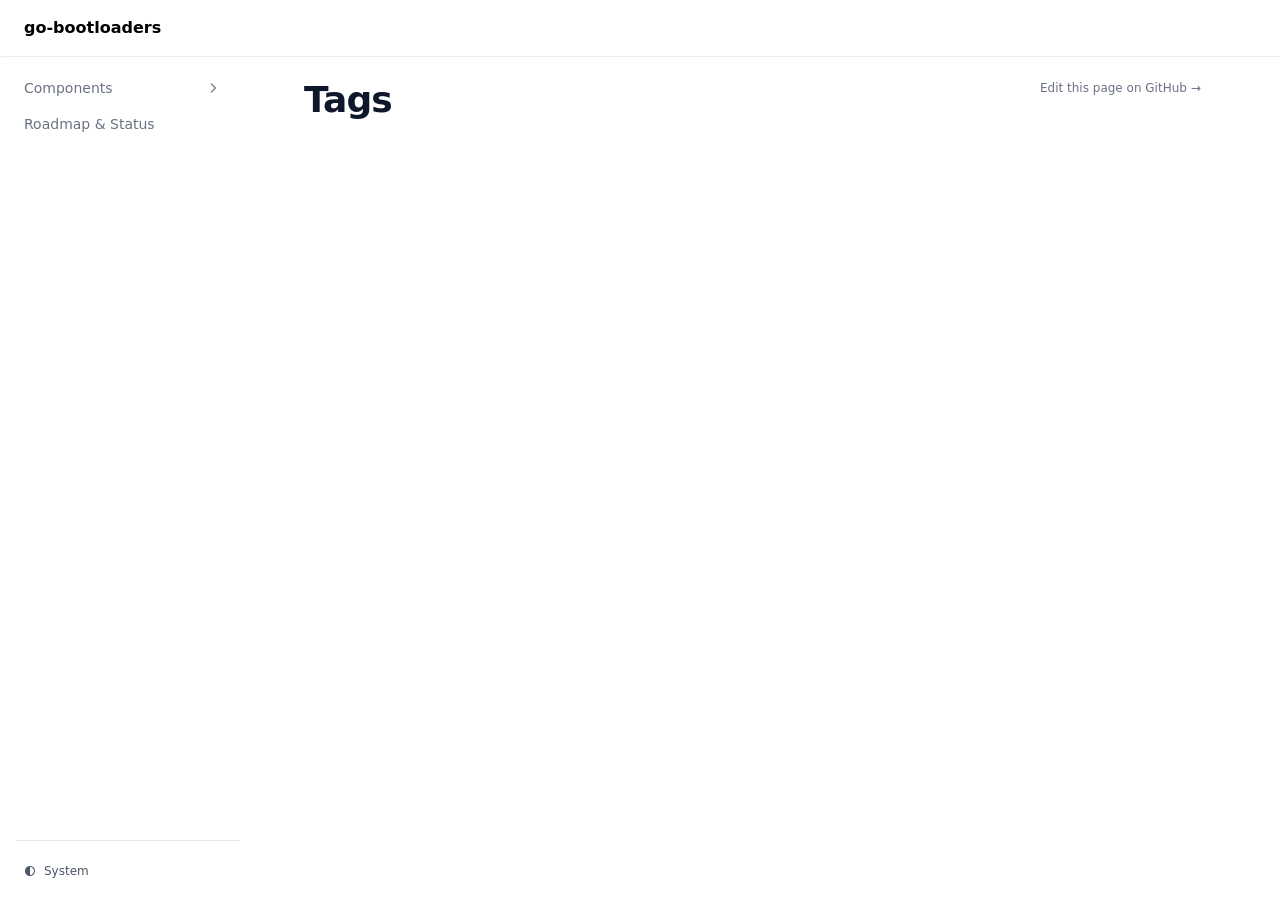
<file: main/tags/index.html>
<!doctype html><html lang=en dir=ltr><head><meta charset=utf-8><meta name=viewport content="width=device-width,initial-scale=1"><meta name=robots content="index, follow"><link rel="icon shortcut" href=/docs/main/favicon.ico sizes=32x32><link rel=icon href=/docs/main/favicon.svg type=image/svg+xml id=favicon-svg><link rel=icon href=/docs/main/favicon-16x16.png type=image/png sizes=16x16><link rel=icon href=/docs/main/favicon-32x32.png type=image/png sizes=32x32><link rel=apple-touch-icon href=/docs/main/apple-touch-icon.png sizes=180x180><link fetchpriority=low href=/docs/main/site.webmanifest rel=manifest><title>Tags – go-bootloaders</title><meta name=description content><link rel=canonical href=https://go-bootloaders.github.io/docs/main/tags/ itemprop=url><meta property="og:title" content="Tags"><meta property="og:description" content="
    
      Pure-Go bootloader tooling — grub and systemd-boot ship today as production consumers of the storage/firmware/TPM stack; Limine, rEFInd, Syslinux, and U-Boot remain on the roadmap. No cgo.
    
  "><meta property="og:type" content="
    website
  "><meta property="og:url" content="https://go-bootloaders.github.io/docs/main/tags/"><meta itemprop=name content="Tags"><meta itemprop=description content="Pure-Go bootloader tooling — grub and systemd-boot ship today as production consumers of the storage/firmware/TPM stack; Limine, rEFInd, Syslinux, and U-Boot remain on the roadmap. No cgo."><meta name=twitter:card content="summary"><meta name=twitter:title content="Tags"><meta name=twitter:description content="Pure-Go bootloader tooling — grub and systemd-boot ship today as production consumers of the storage/firmware/TPM stack; Limine, rEFInd, Syslinux, and U-Boot remain on the roadmap. No cgo."><link rel=preload href=/docs/main/css/compiled/main.min.7e772c8bc2e83ff8314a0de1e1afd499fe4df36ceafa335159c185585b8eb278.css as=style integrity="sha256-fncsi8LoP/gxSg3h4a/Umf5N82zq+jNRWcGFWFuOsng="><link href=/docs/main/css/compiled/main.min.7e772c8bc2e83ff8314a0de1e1afd499fe4df36ceafa335159c185585b8eb278.css rel=stylesheet integrity="sha256-fncsi8LoP/gxSg3h4a/Umf5N82zq+jNRWcGFWFuOsng="><script src=/docs/main/js/main-head.min.bbb353731723c08eaf67b231610392e3665384806ddb6bee51d4a965494c762e.js integrity="sha256-u7NTcxcjwI6vZ7IxYQOS42ZThIBt22vuUdSpZUlMdi4="></script></head><body><a href=#content class="hx:sr-only hx:focus-visible:not-sr-only hx:focus-visible:fixed hx:focus-visible:z-50 hx:focus-visible:top-2 hx:focus-visible:left-2 hx:focus-visible:bg-primary-500 hx:focus-visible:text-white hx:focus-visible:px-4 hx:focus-visible:py-2 hx:focus-visible:rounded-md hx:focus-visible:text-sm hx:focus-visible:font-medium">Skip to content</a><div class="hextra-nav-container hx:sticky hx:top-0 hx:z-20 hx:w-full hx:bg-transparent hx:print:hidden"><div class="hextra-nav-container-blur hx:pointer-events-none hx:absolute hx:z-[-1] hx:h-full hx:w-full hx:bg-white hx:dark:bg-dark hx:shadow-[0_2px_4px_rgba(0,0,0,.02),0_1px_0_rgba(0,0,0,.06)] hx:contrast-more:shadow-[0_0_0_1px_#000] hx:dark:shadow-[0_-1px_0_rgba(255,255,255,.1)_inset] hx:contrast-more:dark:shadow-[0_0_0_1px_#fff]"></div><nav class="hextra-max-navbar-width hx:mx-auto hx:flex hx:items-center hx:justify-end hx:gap-1 hx:md:gap-2 hx:h-[var(--hextra-navbar-height)] hx:px-6"><a class="hx:flex hx:items-center hx:hover:opacity-75 hx:ltr:mr-auto hx:rtl:ml-auto" href=/docs/main/><span class="hx:mr-2 hx:font-extrabold hx:inline hx:select-none hx:whitespace-nowrap">go-bootloaders</span>
</a><button type=button aria-label=Menu aria-expanded=false class="hextra-hamburger-menu hx:cursor-pointer hx:-mr-1 hx:rounded-sm hx:p-1 hx:active:bg-gray-400/20 hx:md:hidden hx:hextra-focus-visible-inset"><svg height="24" fill="none" viewBox="0 0 24 24" stroke="currentColor"><g><path stroke-linecap="round" stroke-linejoin="round" stroke-width="2" d="M4 8H20"/></g><g><path stroke-linecap="round" stroke-linejoin="round" stroke-width="2" d="M4 16H20"/></g></svg></button></nav></div><div class="hx:mx-auto hx:flex hextra-max-page-width"><aside class="hextra-sidebar-container hx:flex hx:flex-col hx:print:hidden hx:md:top-[var(--hextra-navbar-height)] hx:md:shrink-0 hx:md:w-64 hx:md:self-start hx:max-md:[transform:translate3d(0,-100%,0)] hx:md:sticky"><div class="hextra-scrollbar hx:overflow-y-auto hx:overflow-x-hidden hx:p-4 hx:grow hx:md:h-[calc(100vh-var(--hextra-navbar-height)-var(--menu-height))]"><ul class="hx:flex hx:flex-col hx:gap-1 hx:md:hidden"><li><div class="hextra-sidebar-item hx:group hx:relative hx:flex hx:items-center" data-active=false><a class="hx:flex hx:items-center hx:justify-between hx:gap-2 hx:grow hx:cursor-pointer hx:rounded-sm hx:px-2 hx:py-1.5 hx:text-sm hx:transition-colors [-webkit-tap-highlight-color:transparent] [-webkit-touch-callout:none] hx:hextra-focus-visible-inset hx:ltr:pr-8 hx:rtl:pl-8 hx:text-gray-500 hx:hover:bg-gray-100 hx:hover:text-gray-900 hx:contrast-more:border hx:contrast-more:border-transparent hx:contrast-more:text-gray-900 hx:contrast-more:hover:border-gray-900 hx:dark:text-neutral-400 hx:dark:hover:bg-primary-100/5 hx:dark:hover:text-gray-50 hx:contrast-more:dark:text-gray-50 hx:contrast-more:dark:hover:border-gray-50" href=/docs/main/components/><span class="hx:min-w-0 [word-break:break-word]">Components</span>
</a><button type=button class="hextra-sidebar-collapsible-button hx:absolute hx:top-1/2 hx:-translate-y-1/2 hx:ltr:right-2 hx:rtl:left-2 hx:shrink-0 hx:cursor-pointer hx:p-0 hx:text-gray-500 hx:dark:text-neutral-400 hx:group-hover:text-gray-900 hx:dark:group-hover:text-gray-50 hx:group-data-[active=true]:text-primary-800 hx:group-data-[active=true]:dark:text-primary-600 hx:hextra-focus-visible-inset" aria-label="Toggle section" aria-expanded=false><svg fill="none" viewBox="0 0 24 24" stroke="currentColor" aria-hidden="true" focusable="false" class="hx:h-[18px] hx:min-w-[18px] hx:rounded-xs hx:p-0.5 hx:hover:bg-gray-800/5 hx:dark:hover:bg-gray-100/5"><path stroke-linecap="round" stroke-linejoin="round" stroke-width="2" d="M9 5l7 7-7 7" class="hx:origin-center hx:transition-transform hx:rtl:-rotate-180"/></svg></button></div><div class="hextra-sidebar-children hx:ltr:pr-0 hx:rtl:pl-0 hx:overflow-hidden"><ul class='hx:relative hx:flex hx:flex-col hx:gap-1 hx:before:absolute hx:before:inset-y-1 hx:before:w-px hx:before:bg-gray-200 hx:before:content-[""] hx:ltr:ml-3 hx:ltr:pl-3 hx:ltr:before:left-0 hx:rtl:mr-3 hx:rtl:pr-3 hx:rtl:before:right-0 hx:dark:before:bg-neutral-800'><li class="hx:flex hx:flex-col"><div class="hextra-sidebar-item hx:group hx:relative hx:flex hx:items-center" data-active=false><a class="hx:flex hx:items-center hx:justify-between hx:gap-2 hx:grow hx:cursor-pointer hx:rounded-sm hx:px-2 hx:py-1.5 hx:text-sm hx:transition-colors [-webkit-tap-highlight-color:transparent] [-webkit-touch-callout:none] hx:hextra-focus-visible-inset hx:text-gray-500 hx:hover:bg-gray-100 hx:hover:text-gray-900 hx:contrast-more:border hx:contrast-more:border-transparent hx:contrast-more:text-gray-900 hx:contrast-more:hover:border-gray-900 hx:dark:text-neutral-400 hx:dark:hover:bg-primary-100/5 hx:dark:hover:text-gray-50 hx:contrast-more:dark:text-gray-50 hx:contrast-more:dark:hover:border-gray-50" href=/docs/main/components/grub/><span class="hx:min-w-0 [word-break:break-word]">grub — GRUB administration toolkit</span></a></div></li><li class="hx:flex hx:flex-col"><div class="hextra-sidebar-item hx:group hx:relative hx:flex hx:items-center" data-active=false><a class="hx:flex hx:items-center hx:justify-between hx:gap-2 hx:grow hx:cursor-pointer hx:rounded-sm hx:px-2 hx:py-1.5 hx:text-sm hx:transition-colors [-webkit-tap-highlight-color:transparent] [-webkit-touch-callout:none] hx:hextra-focus-visible-inset hx:text-gray-500 hx:hover:bg-gray-100 hx:hover:text-gray-900 hx:contrast-more:border hx:contrast-more:border-transparent hx:contrast-more:text-gray-900 hx:contrast-more:hover:border-gray-900 hx:dark:text-neutral-400 hx:dark:hover:bg-primary-100/5 hx:dark:hover:text-gray-50 hx:contrast-more:dark:text-gray-50 hx:contrast-more:dark:hover:border-gray-50" href=/docs/main/components/systemd-boot/><span class="hx:min-w-0 [word-break:break-word]">systemd-boot — BLS reader + integration</span></a></div></li></ul></div></li><li><div class="hextra-sidebar-item hx:group hx:relative hx:flex hx:items-center" data-active=false><a class="hx:flex hx:items-center hx:justify-between hx:gap-2 hx:grow hx:cursor-pointer hx:rounded-sm hx:px-2 hx:py-1.5 hx:text-sm hx:transition-colors [-webkit-tap-highlight-color:transparent] [-webkit-touch-callout:none] hx:hextra-focus-visible-inset hx:text-gray-500 hx:hover:bg-gray-100 hx:hover:text-gray-900 hx:contrast-more:border hx:contrast-more:border-transparent hx:contrast-more:text-gray-900 hx:contrast-more:hover:border-gray-900 hx:dark:text-neutral-400 hx:dark:hover:bg-primary-100/5 hx:dark:hover:text-gray-50 hx:contrast-more:dark:text-gray-50 hx:contrast-more:dark:hover:border-gray-50" href=/docs/main/roadmap/><span class="hx:min-w-0 [word-break:break-word]">Roadmap & Status</span></a></div></li></ul><ul class="hx:flex hx:flex-col hx:gap-1 hx:max-md:hidden"><li><div class="hextra-sidebar-item hx:group hx:relative hx:flex hx:items-center" data-active=false><a class="hx:flex hx:items-center hx:justify-between hx:gap-2 hx:grow hx:cursor-pointer hx:rounded-sm hx:px-2 hx:py-1.5 hx:text-sm hx:transition-colors [-webkit-tap-highlight-color:transparent] [-webkit-touch-callout:none] hx:hextra-focus-visible-inset hx:ltr:pr-8 hx:rtl:pl-8 hx:text-gray-500 hx:hover:bg-gray-100 hx:hover:text-gray-900 hx:contrast-more:border hx:contrast-more:border-transparent hx:contrast-more:text-gray-900 hx:contrast-more:hover:border-gray-900 hx:dark:text-neutral-400 hx:dark:hover:bg-primary-100/5 hx:dark:hover:text-gray-50 hx:contrast-more:dark:text-gray-50 hx:contrast-more:dark:hover:border-gray-50" href=/docs/main/components/><span class="hx:min-w-0 [word-break:break-word]">Components</span>
</a><button type=button class="hextra-sidebar-collapsible-button hx:absolute hx:top-1/2 hx:-translate-y-1/2 hx:ltr:right-2 hx:rtl:left-2 hx:shrink-0 hx:cursor-pointer hx:p-0 hx:text-gray-500 hx:dark:text-neutral-400 hx:group-hover:text-gray-900 hx:dark:group-hover:text-gray-50 hx:group-data-[active=true]:text-primary-800 hx:group-data-[active=true]:dark:text-primary-600 hx:hextra-focus-visible-inset" aria-label="Toggle section" aria-expanded=false><svg fill="none" viewBox="0 0 24 24" stroke="currentColor" aria-hidden="true" focusable="false" class="hx:h-[18px] hx:min-w-[18px] hx:rounded-xs hx:p-0.5 hx:hover:bg-gray-800/5 hx:dark:hover:bg-gray-100/5"><path stroke-linecap="round" stroke-linejoin="round" stroke-width="2" d="M9 5l7 7-7 7" class="hx:origin-center hx:transition-transform hx:rtl:-rotate-180"/></svg></button></div><div class="hextra-sidebar-children hx:ltr:pr-0 hx:rtl:pl-0 hx:overflow-hidden"><ul class='hx:relative hx:flex hx:flex-col hx:gap-1 hx:before:absolute hx:before:inset-y-1 hx:before:w-px hx:before:bg-gray-200 hx:before:content-[""] hx:ltr:ml-3 hx:ltr:pl-3 hx:ltr:before:left-0 hx:rtl:mr-3 hx:rtl:pr-3 hx:rtl:before:right-0 hx:dark:before:bg-neutral-800'><li class="hx:flex hx:flex-col"><div class="hextra-sidebar-item hx:group hx:relative hx:flex hx:items-center" data-active=false><a class="hx:flex hx:items-center hx:justify-between hx:gap-2 hx:grow hx:cursor-pointer hx:rounded-sm hx:px-2 hx:py-1.5 hx:text-sm hx:transition-colors [-webkit-tap-highlight-color:transparent] [-webkit-touch-callout:none] hx:hextra-focus-visible-inset hx:text-gray-500 hx:hover:bg-gray-100 hx:hover:text-gray-900 hx:contrast-more:border hx:contrast-more:border-transparent hx:contrast-more:text-gray-900 hx:contrast-more:hover:border-gray-900 hx:dark:text-neutral-400 hx:dark:hover:bg-primary-100/5 hx:dark:hover:text-gray-50 hx:contrast-more:dark:text-gray-50 hx:contrast-more:dark:hover:border-gray-50" href=/docs/main/components/grub/><span class="hx:min-w-0 [word-break:break-word]">grub — GRUB administration toolkit</span></a></div></li><li class="hx:flex hx:flex-col"><div class="hextra-sidebar-item hx:group hx:relative hx:flex hx:items-center" data-active=false><a class="hx:flex hx:items-center hx:justify-between hx:gap-2 hx:grow hx:cursor-pointer hx:rounded-sm hx:px-2 hx:py-1.5 hx:text-sm hx:transition-colors [-webkit-tap-highlight-color:transparent] [-webkit-touch-callout:none] hx:hextra-focus-visible-inset hx:text-gray-500 hx:hover:bg-gray-100 hx:hover:text-gray-900 hx:contrast-more:border hx:contrast-more:border-transparent hx:contrast-more:text-gray-900 hx:contrast-more:hover:border-gray-900 hx:dark:text-neutral-400 hx:dark:hover:bg-primary-100/5 hx:dark:hover:text-gray-50 hx:contrast-more:dark:text-gray-50 hx:contrast-more:dark:hover:border-gray-50" href=/docs/main/components/systemd-boot/><span class="hx:min-w-0 [word-break:break-word]">systemd-boot — BLS reader + integration</span></a></div></li></ul></div></li><li><div class="hextra-sidebar-item hx:group hx:relative hx:flex hx:items-center" data-active=false><a class="hx:flex hx:items-center hx:justify-between hx:gap-2 hx:grow hx:cursor-pointer hx:rounded-sm hx:px-2 hx:py-1.5 hx:text-sm hx:transition-colors [-webkit-tap-highlight-color:transparent] [-webkit-touch-callout:none] hx:hextra-focus-visible-inset hx:text-gray-500 hx:hover:bg-gray-100 hx:hover:text-gray-900 hx:contrast-more:border hx:contrast-more:border-transparent hx:contrast-more:text-gray-900 hx:contrast-more:hover:border-gray-900 hx:dark:text-neutral-400 hx:dark:hover:bg-primary-100/5 hx:dark:hover:text-gray-50 hx:contrast-more:dark:text-gray-50 hx:contrast-more:dark:hover:border-gray-50" href=/docs/main/roadmap/><span class="hx:min-w-0 [word-break:break-word]">Roadmap & Status</span></a></div></li></ul></div><div class="hx:sticky hx:bottom-0 hx:max-h-(--menu-height) hx:bg-white hx:dark:bg-dark hx:mx-4 hx:py-4 hx:shadow-[0_-12px_16px_#fff] hx:flex hx:items-center hx:gap-2 hx:border-gray-200 hx:dark:border-neutral-800 hx:dark:shadow-[0_-12px_16px_#111] hx:contrast-more:border-neutral-400 hx:contrast-more:shadow-none hx:contrast-more:dark:shadow-none hx:border-t" data-toggle-animation=show><div class="hx:flex hx:grow hx:flex-col"><div class="hx:flex hx:justify-items-start hx:group" data-theme=light><button title="Change theme" data-state=closed data-location=bottom class="hextra-theme-toggle hx:cursor-pointer hx:rounded-md hx:text-left hx:font-medium hx:h-7 hx:px-2 hx:text-xs hx:hover:bg-gray-100 hx:hover:text-gray-900 hx:dark:hover:bg-primary-100/5 hx:dark:hover:text-gray-50 hx:font-medium hx:text-gray-600 hx:transition-colors hx:dark:text-gray-400 hx:grow" type=button aria-label="Change theme" aria-expanded=false aria-haspopup=menu><div class="hx:flex hx:items-center hx:gap-2 hx:capitalize"><svg height="12" class="hx:group-data-[theme=dark]:hidden hx:group-data-[theme=system]:hidden" fill="none" viewBox="0 0 24 24" stroke-width="2" stroke="currentColor" aria-hidden="true"><path stroke-linecap="round" stroke-linejoin="round" d="M12 3v1m0 16v1m9-9h-1M4 12H3m15.364 6.364-.707-.707M6.343 6.343l-.707-.707m12.728.0-.707.707M6.343 17.657l-.707.707M16 12a4 4 0 11-8 0 4 4 0 018 0z"/></svg><span class="hx:group-data-[theme=dark]:hidden hx:group-data-[theme=system]:hidden">Light</span><svg height="12" class="hx:group-data-[theme=light]:hidden hx:group-data-[theme=system]:hidden" fill="none" viewBox="0 0 24 24" stroke-width="2" stroke="currentColor" aria-hidden="true"><path stroke-linecap="round" stroke-linejoin="round" d="M20.354 15.354A9 9 0 018.646 3.646 9.003 9.003.0 0012 21a9.003 9.003.0 008.354-5.646z"/></svg><span class="hx:group-data-[theme=light]:hidden hx:group-data-[theme=system]:hidden">Dark</span><svg height="12" class="hx:group-data-[theme=dark]:hidden hx:group-data-[theme=light]:hidden" viewBox="0 0 24 24" fill="currentColor"><path d="M11.996094 2C6.4986225 2.0192368 2.03125 6.5024993 2.03125 12c0 5.497501 4.4673725 9.980763 9.964844 10H12 12.0039c5.497471-.01924 9.964844-4.502499 9.964844-10 0-5.4975007-4.467373-9.9807632-9.964844-10H12zM12 4c4.417218.017598 7.96875 3.5822356 7.96875 8 0 4.417764-3.551532 7.982402-7.96875 8z"/></svg>
<span class="hx:group-data-[theme=dark]:hidden hx:group-data-[theme=light]:hidden">System</span></div></button><ul class="hextra-theme-toggle-options hx:hidden hx:z-20 hx:max-h-64 hx:overflow-auto hx:rounded-lg hx:border hx:border-gray-200 hx:bg-white hx:p-1 hx:text-sm hx:shadow-lg hx:dark:border-neutral-700 hx:dark:bg-neutral-900" style="position:fixed;inset:auto auto 0 0;margin:0;min-width:100px" data-theme=light role=menu><li role=none class="hx:flex hx:flex-col"><button type=button role=menuitemradio aria-checked=true tabindex=-1 data-item=light class="hx:text-gray-700 hx:dark:text-gray-300 hx:hover:bg-gray-100 hx:hover:text-gray-900 hx:dark:hover:bg-neutral-800 hx:dark:hover:text-gray-100 hx:relative hx:cursor-pointer hx:whitespace-nowrap hx:rounded-sm hx:py-1.5 hx:transition-colors hx:ltr:pl-3 hx:ltr:pr-9 hx:rtl:pr-3 hx:rtl:pl-9 hx:text-left hx:w-full hx:bg-transparent hx:border-0">
<span class="hx:inline-flex hx:items-center hx:gap-2"><svg height="1em" width="1em" fill="none" viewBox="0 0 24 24" stroke-width="2" stroke="currentColor" aria-hidden="true"><path stroke-linecap="round" stroke-linejoin="round" d="M12 3v1m0 16v1m9-9h-1M4 12H3m15.364 6.364-.707-.707M6.343 6.343l-.707-.707m12.728.0-.707.707M6.343 17.657l-.707.707M16 12a4 4 0 11-8 0 4 4 0 018 0z"/></svg>Light
</span><span class="hx:absolute hx:inset-y-0 hx:flex hx:items-center hx:ltr:right-3 hx:rtl:left-3 hx:group-data-[theme=dark]:hidden hx:group-data-[theme=system]:hidden"><svg height="1em" width="1em" fill="none" viewBox="0 0 24 24" stroke-width="2" stroke="currentColor" aria-hidden="true"><path stroke-linecap="round" stroke-linejoin="round" d="M5 13l4 4L19 7"/></svg></span></button></li><li role=none class="hx:flex hx:flex-col"><button type=button role=menuitemradio aria-checked=false tabindex=-1 data-item=dark class="hx:text-gray-700 hx:dark:text-gray-300 hx:hover:bg-gray-100 hx:hover:text-gray-900 hx:dark:hover:bg-neutral-800 hx:dark:hover:text-gray-100 hx:relative hx:cursor-pointer hx:whitespace-nowrap hx:rounded-sm hx:py-1.5 hx:transition-colors hx:ltr:pl-3 hx:ltr:pr-9 hx:rtl:pr-3 hx:rtl:pl-9 hx:text-left hx:w-full hx:bg-transparent hx:border-0">
<span class="hx:inline-flex hx:items-center hx:gap-2"><svg height="1em" width="1em" fill="none" viewBox="0 0 24 24" stroke-width="2" stroke="currentColor" aria-hidden="true"><path stroke-linecap="round" stroke-linejoin="round" d="M20.354 15.354A9 9 0 018.646 3.646 9.003 9.003.0 0012 21a9.003 9.003.0 008.354-5.646z"/></svg>Dark
</span><span class="hx:absolute hx:inset-y-0 hx:flex hx:items-center hx:ltr:right-3 hx:rtl:left-3 hx:group-data-[theme=light]:hidden hx:group-data-[theme=system]:hidden"><svg height="1em" width="1em" fill="none" viewBox="0 0 24 24" stroke-width="2" stroke="currentColor" aria-hidden="true"><path stroke-linecap="round" stroke-linejoin="round" d="M5 13l4 4L19 7"/></svg></span></button></li><li role=none class="hx:flex hx:flex-col"><button type=button role=menuitemradio aria-checked=false tabindex=-1 data-item=system class="hx:text-gray-700 hx:dark:text-gray-300 hx:hover:bg-gray-100 hx:hover:text-gray-900 hx:dark:hover:bg-neutral-800 hx:dark:hover:text-gray-100 hx:relative hx:cursor-pointer hx:whitespace-nowrap hx:rounded-sm hx:py-1.5 hx:transition-colors hx:ltr:pl-3 hx:ltr:pr-9 hx:rtl:pr-3 hx:rtl:pl-9 hx:text-left hx:w-full hx:bg-transparent hx:border-0">
<span class="hx:inline-flex hx:items-center hx:gap-2"><svg height="1em" width="1em" viewBox="0 0 24 24" fill="currentColor"><path d="M11.996094 2C6.4986225 2.0192368 2.03125 6.5024993 2.03125 12c0 5.497501 4.4673725 9.980763 9.964844 10H12 12.0039c5.497471-.01924 9.964844-4.502499 9.964844-10 0-5.4975007-4.467373-9.9807632-9.964844-10H12zM12 4c4.417218.017598 7.96875 3.5822356 7.96875 8 0 4.417764-3.551532 7.982402-7.96875 8z"/></svg>
System
</span><span class="hx:absolute hx:inset-y-0 hx:flex hx:items-center hx:ltr:right-3 hx:rtl:left-3 hx:group-data-[theme=dark]:hidden hx:group-data-[theme=light]:hidden"><svg height="1em" width="1em" fill="none" viewBox="0 0 24 24" stroke-width="2" stroke="currentColor" aria-hidden="true"><path stroke-linecap="round" stroke-linejoin="round" d="M5 13l4 4L19 7"/></svg></span></button></li></ul></div></div></div></aside><nav class="hextra-toc hx:order-last hx:hidden hx:w-64 hx:shrink-0 hx:xl:block hx:print:hidden hx:px-4" aria-label="Table of contents"><div class="hextra-scrollbar hx:sticky hx:top-[var(--hextra-navbar-height)] hx:overflow-y-auto hx:pr-4 hx:pt-6 hx:text-sm [hyphens:auto] hx:max-h-[calc(100vh-var(--hextra-navbar-height)-env(safe-area-inset-bottom))] hx:ltr:-mr-4 hx:rtl:-ml-4"><div class="hx:sticky hx:bottom-0 hx:flex hx:flex-col hx:items-start hx:gap-2 hx:pb-8 hx:border-gray-200 hx:dark:border-neutral-800 hx:contrast-more:border-t hx:contrast-more:border-neutral-400 hx:contrast-more:shadow-none hx:contrast-more:dark:border-neutral-400"><a class="hx:inline-block hx:rounded-sm hx:text-xs hx:font-medium hx:text-gray-500 hx:hover:text-gray-900 hx:dark:text-gray-400 hx:dark:hover:text-gray-100 hx:contrast-more:text-gray-800 hx:contrast-more:dark:text-gray-50 hx:hextra-focus-visible-inset" href=https://github.com/go-bootloaders/edit/main/content/en target=_blank rel=noreferrer>Edit this page on GitHub →</a>
<button id=backToTop tabindex=-1 class="hx:cursor-pointer hx:transition-all hx:duration-75 hx:opacity-0 hx:text-xs hx:font-medium hx:text-gray-500 hx:hover:text-gray-900 hx:dark:text-gray-400 hx:dark:hover:text-gray-100 hx:contrast-more:text-gray-800 hx:contrast-more:dark:text-gray-50">
<span>Scroll to top</span>
<svg fill="none" viewBox="0 0 24 24" stroke-width="1.5" stroke="currentColor" aria-hidden="true" focusable="false" class="hx:inline hx:ltr:ml-1 hx:rtl:mr-1 hx:h-3.5 hx:w-3.5 hx:rounded-full hx:border hx:border-gray-500 hx:hover:border-gray-900 hx:dark:border-gray-400 hx:dark:hover:border-gray-100 hx:contrast-more:border-gray-800 hx:contrast-more:dark:border-gray-50"><path stroke-linecap="round" stroke-linejoin="round" d="M4.5 15.75l7.5-7.5 7.5 7.5"/></svg></button></div></div></nav><article class="hx:w-full hx:break-words hx:flex hx:min-h-[calc(100vh-var(--hextra-navbar-height))] hx:min-w-0 hx:justify-center hx:pb-8 hx:pr-[calc(env(safe-area-inset-right)-1.5rem)]"><main id=content class="hx:w-full hx:min-w-0 hextra-max-content-width hx:px-6 hx:pt-4 hx:md:px-12"><div class=content><div class="hx:flex hx:flex-col hx:sm:flex-row hx:items-start hx:sm:items-center hx:sm:justify-between hx:gap-4 hx:mb-4"><h1 class="hextra-page-title hx:mb-0">Tags</h1></div></div><div class=hx:mt-16></div></main></article></div><footer class="hextra-footer hx:bg-gray-100 hx:pb-[env(safe-area-inset-bottom)] hx:dark:bg-neutral-900 hx:print:bg-transparent"><div class="hextra-custom-footer hextra-max-footer-width hx:mx-auto hx:pl-[max(env(safe-area-inset-left),1.5rem)] hx:pr-[max(env(safe-area-inset-right),1.5rem)] hx:text-gray-600 hx:dark:text-gray-400"></div></footer><dialog id=hextra-search-dialog class=hextra-search-dialog aria-label=Search... zgotmplz><div class=hextra-search><div class=hextra-search-input-wrapper><svg class="hextra-search-input-icon" focusable="false" fill="none" viewBox="0 0 24 24" stroke-width="2" stroke="currentColor" aria-hidden="true"><path stroke-linecap="round" stroke-linejoin="round" d="M21 21l-6-6m2-5A7 7 0 113 10a7 7 0 0114 0z"/></svg><input class=hextra-search-input type=search role=combobox autocomplete=off autocorrect=off autocapitalize=off spellcheck=false placeholder=Search... aria-label=Search... aria-controls=hextra-search-results aria-expanded=false><button type=button class=hextra-search-input-kbd data-search-close aria-label=Close>ESC</button></div><div class=hextra-search-results-viewport data-search-viewport><div class="hextra-search-results-inner hextra-scrollbar" data-search-inner><ul id=hextra-search-results class=hextra-search-results role=listbox aria-label="Search results"></ul><div class=hextra-search-empty data-search-empty hidden>No results found.</div></div></div><div class="hextra-search-status hx:sr-only" aria-live=polite role=status></div></div></dialog><script defer src=/docs/main/js/main.min.aa67dc0070adc274a270dfef68169a5de3b054fe4432ee3b3613cc8657076b53.js integrity="sha256-qmfcAHCtwnSicN/vaBaaXeOwVP5EMu47NhPMhlcHa1M="></script><script defer src=/docs/main/js/flexsearch.433e941a8a573ebb9931fc16fc75266ab6b93f569ac2fb4f3dc66882e0416f4c.js integrity="sha256-Qz6UGopXPruZMfwW/HUmara5P1aawvtPPcZoguBBb0w=" crossorigin=anonymous></script><script defer src=/docs/main/en.search.min.27342f910066df8440c04ecd572315e96bca1f142730f82be041ebbc346c996e.js integrity="sha256-JzQvkQBm34RAwE7NVyMV6WvKHxQnMPgr4EHrvDRsmW4="></script><script defer src=/docs/main/en.search-dialog.min.fda123910557b5b3a328696105af51f85abc3cfc6784387c49b11b5b857b256f.js integrity="sha256-/aEjkQVXtbOjKGlhBa9R+Fq8PPxnhDh8SbEbW4V7JW8="></script></body></html>
</file>
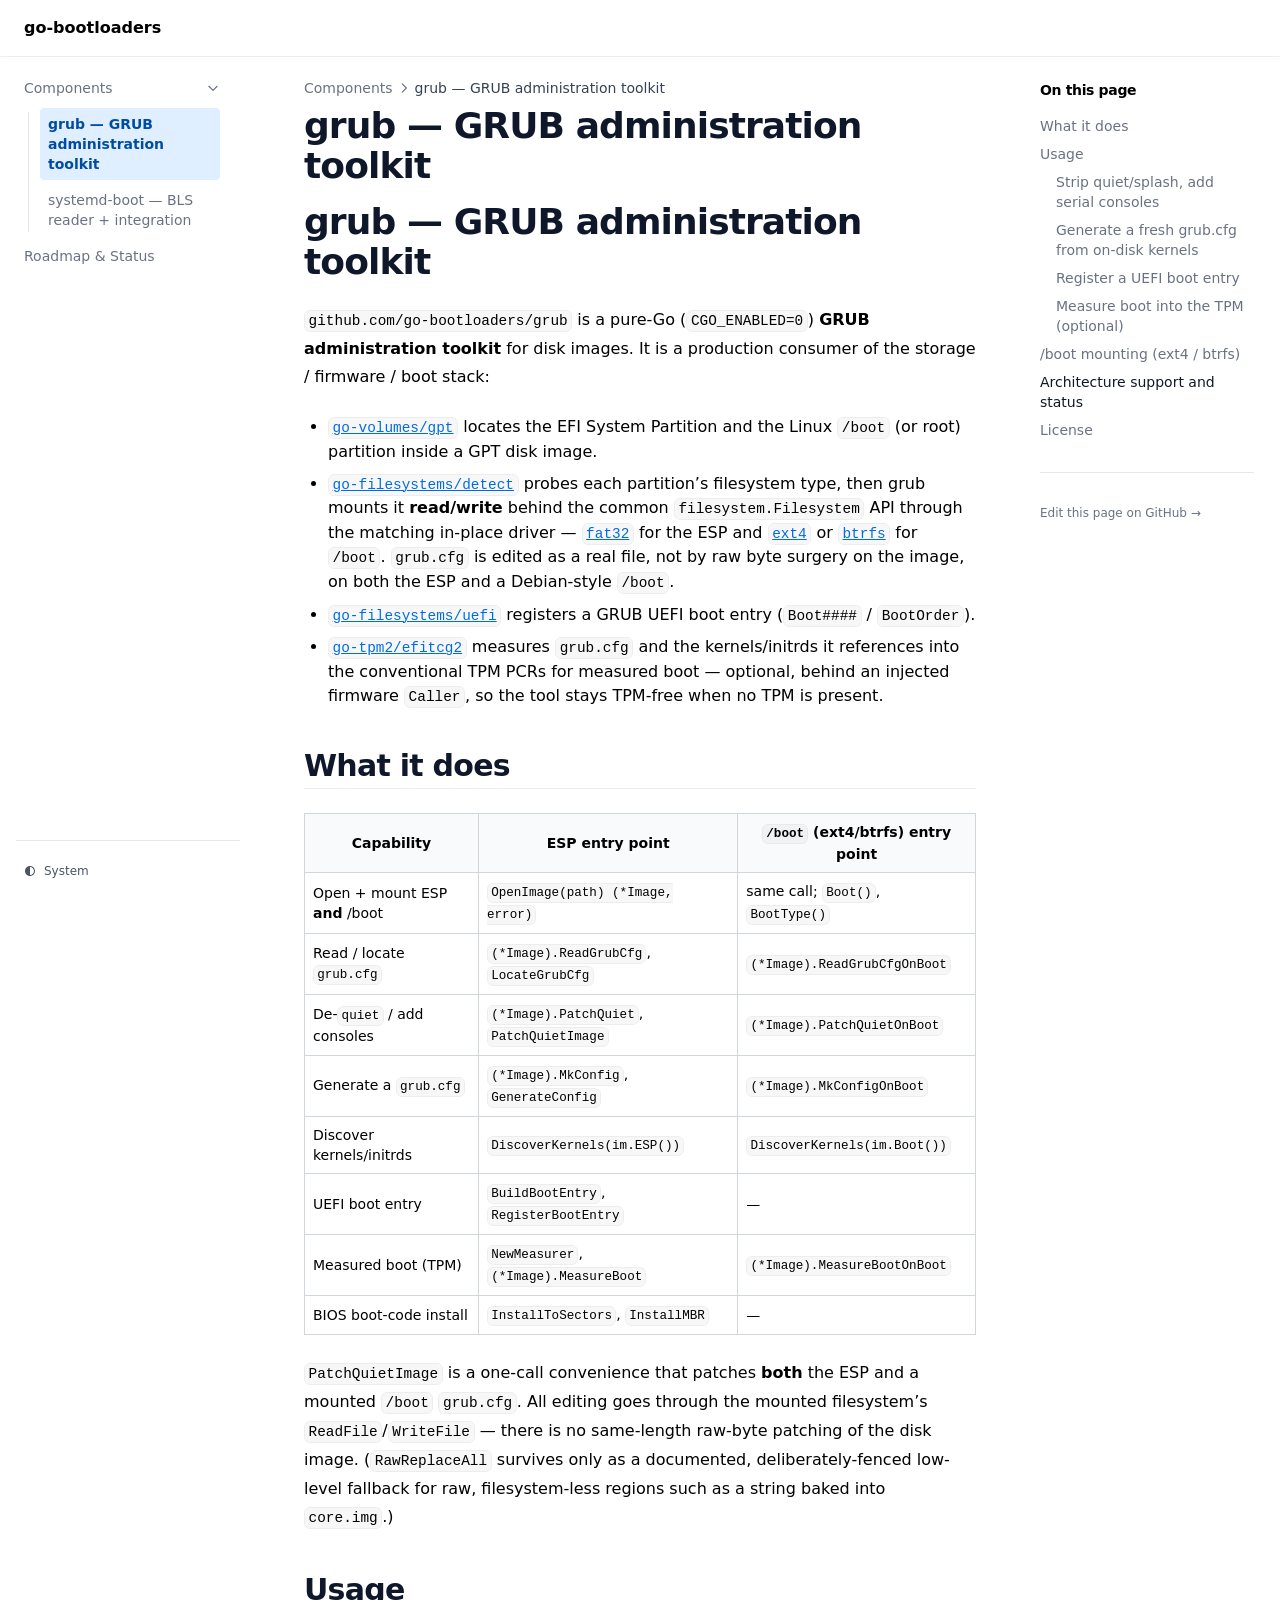
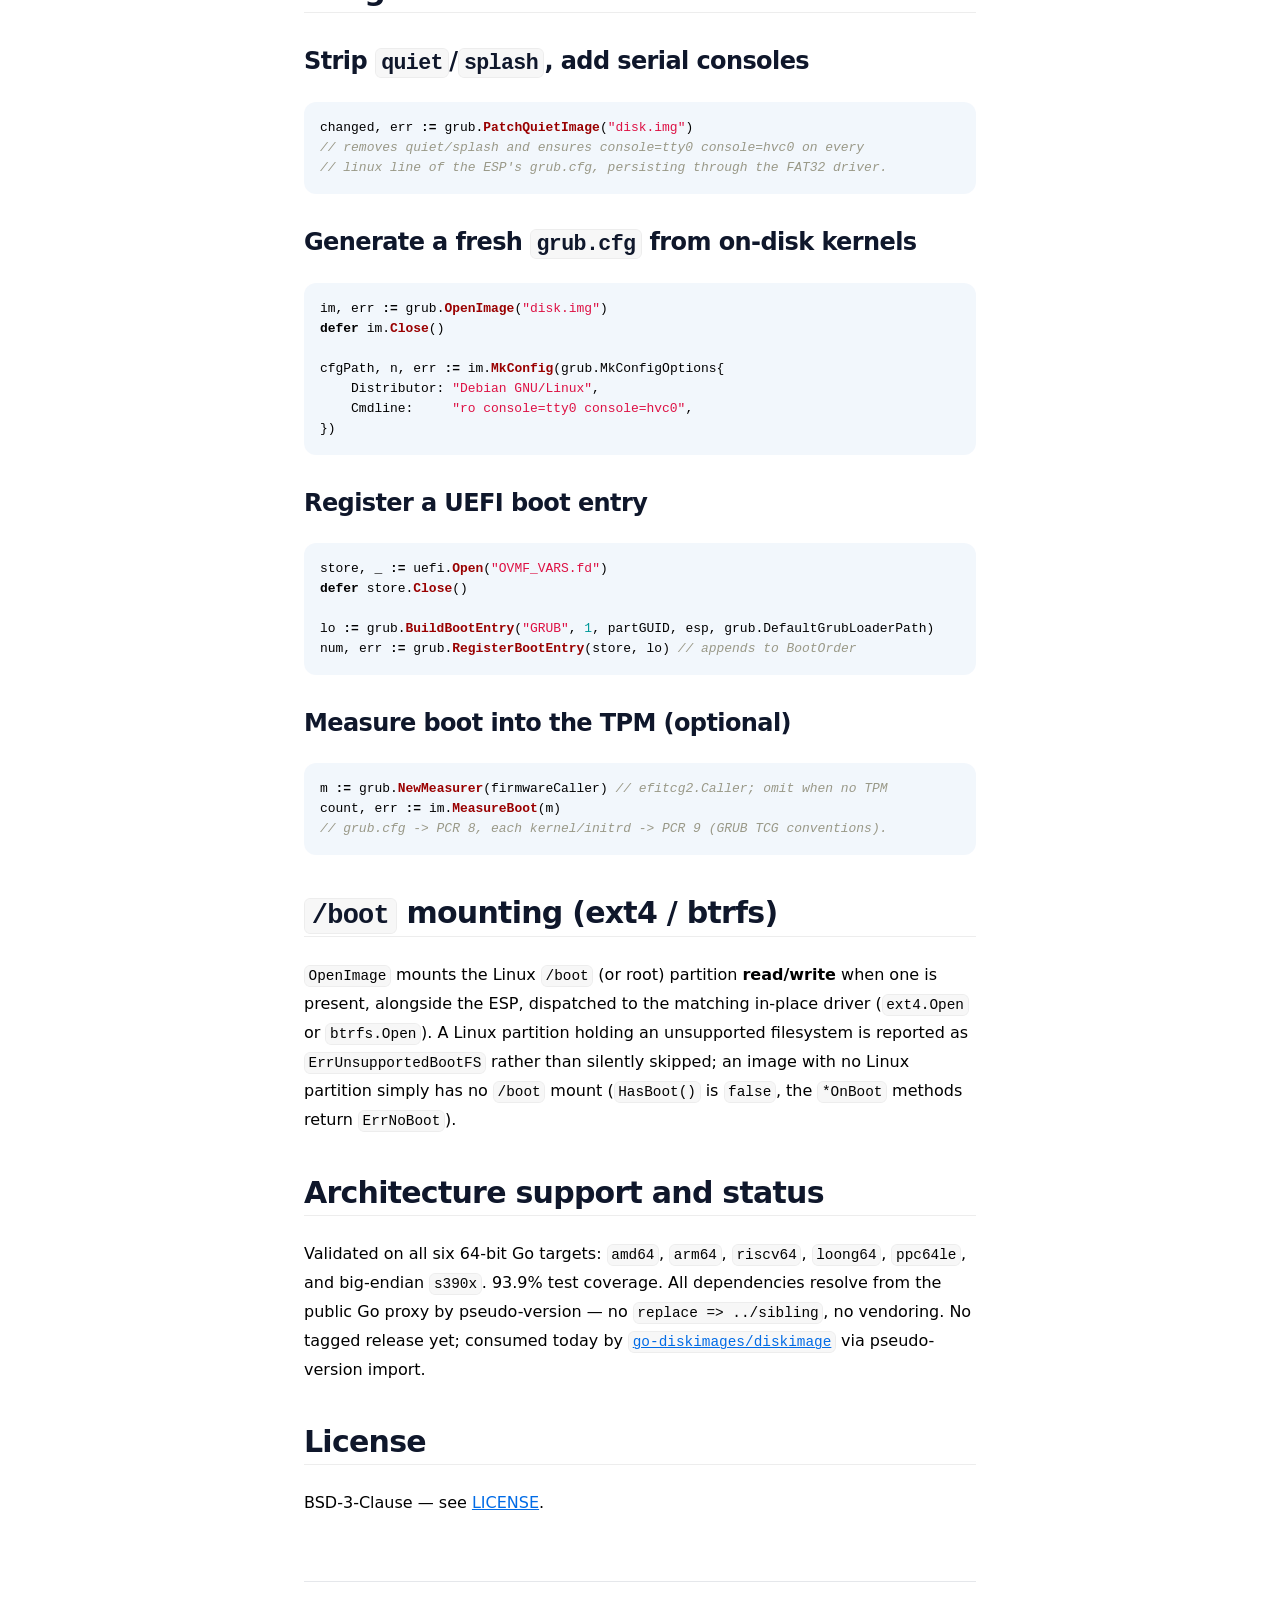
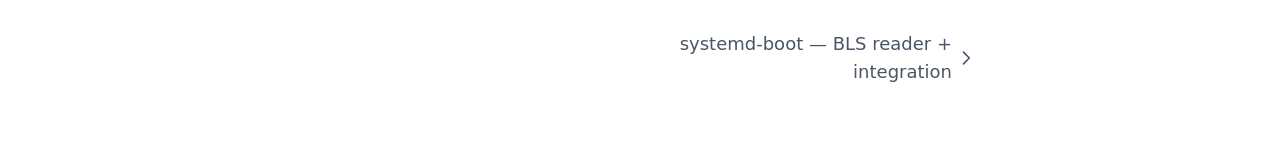
<file: main/components/grub/index.html>
<!doctype html><html lang=en dir=ltr><head><meta charset=utf-8><meta name=viewport content="width=device-width,initial-scale=1"><meta name=robots content="index, follow"><link rel="icon shortcut" href=/docs/main/favicon.ico sizes=32x32><link rel=icon href=/docs/main/favicon.svg type=image/svg+xml id=favicon-svg><link rel=icon href=/docs/main/favicon-16x16.png type=image/png sizes=16x16><link rel=icon href=/docs/main/favicon-32x32.png type=image/png sizes=32x32><link rel=apple-touch-icon href=/docs/main/apple-touch-icon.png sizes=180x180><link fetchpriority=low href=/docs/main/site.webmanifest rel=manifest><title>grub — GRUB administration toolkit – go-bootloaders</title><meta name=description content="grub — GRUB administration toolkitgithub.com/go-bootloaders/grub is a pure-Go (CGO_ENABLED=0) GRUB administration toolkit for disk images. It is a production consumer of the storage / firmware / boot stack:
go-volumes/gpt locates the EFI System Partition and the Linux /boot (or root) partition inside a GPT disk image. go-filesystems/detect probes each partition’s filesystem type, then grub mounts it read/write behind the common filesystem.Filesystem API through the matching in-place driver — fat32 for the ESP and ext4 or btrfs for /boot. grub.cfg is edited as a real file, not by raw byte surgery on the image, on both the ESP and a Debian-style /boot. go-filesystems/uefi registers a GRUB UEFI boot entry (Boot#### / BootOrder). go-tpm2/efitcg2 measures grub.cfg and the kernels/initrds it references into the conventional TPM PCRs for measured boot — optional, behind an injected firmware Caller, so the tool stays TPM-free when no TPM is present. What it does Capability ESP entry point /boot (ext4/btrfs) entry point Open + mount ESP and /boot OpenImage(path) (*Image, error) same call; Boot(), BootType() Read / locate grub.cfg (*Image).ReadGrubCfg, LocateGrubCfg (*Image).ReadGrubCfgOnBoot De-quiet / add consoles (*Image).PatchQuiet, PatchQuietImage (*Image).PatchQuietOnBoot Generate a grub.cfg (*Image).MkConfig, GenerateConfig (*Image).MkConfigOnBoot Discover kernels/initrds DiscoverKernels(im.ESP()) DiscoverKernels(im.Boot()) UEFI boot entry BuildBootEntry, RegisterBootEntry — Measured boot (TPM) NewMeasurer, (*Image).MeasureBoot (*Image).MeasureBootOnBoot BIOS boot-code install InstallToSectors, InstallMBR — PatchQuietImage is a one-call convenience that patches both the ESP and a mounted /boot grub.cfg. All editing goes through the mounted filesystem’s ReadFile/WriteFile — there is no same-length raw-byte patching of the disk image. (RawReplaceAll survives only as a documented, deliberately-fenced low-level fallback for raw, filesystem-less regions such as a string baked into core.img.)"><link rel=canonical href=https://go-bootloaders.github.io/docs/main/components/grub/ itemprop=url><meta property="og:title" content="grub — GRUB administration toolkit"><meta property="og:description" content="
    
      grub — GRUB administration toolkitgithub.com/go-bootloaders/grub is a pure-Go (CGO_ENABLED=0) GRUB
administration toolkit for disk images. It is a production consumer of the
storage / firmware / boot stack:

go-volumes/gpt locates the EFI System
Partition and the Linux /boot (or root) partition inside a GPT disk image.
go-filesystems/detect probes
each partition&rsquo;s filesystem type, then grub mounts it read/write behind
the common filesystem.Filesystem API through the matching in-place driver
— fat32 for the ESP and
ext4 or
btrfs for /boot. grub.cfg is
edited as a real file, not by raw byte surgery on the image, on both the ESP
and a Debian-style /boot.
go-filesystems/uefi registers a
GRUB UEFI boot entry (Boot#### / BootOrder).
go-tpm2/efitcg2 measures grub.cfg
and the kernels/initrds it references into the conventional TPM PCRs for
measured boot — optional, behind an injected firmware Caller, so the tool
stays TPM-free when no TPM is present.

What it does
    
	
			
					Capability
					ESP entry point
					/boot (ext4/btrfs) entry point
			
	
	
			
					Open + mount ESP and /boot
					OpenImage(path) (*Image, error)
					same call; Boot(), BootType()
			
			
					Read / locate grub.cfg
					(*Image).ReadGrubCfg, LocateGrubCfg
					(*Image).ReadGrubCfgOnBoot
			
			
					De-quiet / add consoles
					(*Image).PatchQuiet, PatchQuietImage
					(*Image).PatchQuietOnBoot
			
			
					Generate a grub.cfg
					(*Image).MkConfig, GenerateConfig
					(*Image).MkConfigOnBoot
			
			
					Discover kernels/initrds
					DiscoverKernels(im.ESP())
					DiscoverKernels(im.Boot())
			
			
					UEFI boot entry
					BuildBootEntry, RegisterBootEntry
					—
			
			
					Measured boot (TPM)
					NewMeasurer, (*Image).MeasureBoot
					(*Image).MeasureBootOnBoot
			
			
					BIOS boot-code install
					InstallToSectors, InstallMBR
					—
			
	

PatchQuietImage is a one-call convenience that patches both the ESP and
a mounted /boot grub.cfg. All editing goes through the mounted
filesystem&rsquo;s ReadFile/WriteFile — there is no same-length raw-byte
patching of the disk image. (RawReplaceAll survives only as a documented,
deliberately-fenced low-level fallback for raw, filesystem-less regions such
as a string baked into core.img.)
    
  "><meta property="og:type" content="
    article
  "><meta property="og:url" content="https://go-bootloaders.github.io/docs/main/components/grub/"><meta property="article:section" content="components"><meta property="article:modified_time" content="2026-10-18T22:04:10+02:00"><meta itemprop=name content="grub — GRUB administration toolkit"><meta itemprop=description content="grub — GRUB administration toolkitgithub.com/go-bootloaders/grub is a pure-Go (CGO_ENABLED=0) GRUB administration toolkit for disk images. It is a production consumer of the storage / firmware / boot stack:
go-volumes/gpt locates the EFI System Partition and the Linux /boot (or root) partition inside a GPT disk image. go-filesystems/detect probes each partition’s filesystem type, then grub mounts it read/write behind the common filesystem.Filesystem API through the matching in-place driver — fat32 for the ESP and ext4 or btrfs for /boot. grub.cfg is edited as a real file, not by raw byte surgery on the image, on both the ESP and a Debian-style /boot. go-filesystems/uefi registers a GRUB UEFI boot entry (Boot#### / BootOrder). go-tpm2/efitcg2 measures grub.cfg and the kernels/initrds it references into the conventional TPM PCRs for measured boot — optional, behind an injected firmware Caller, so the tool stays TPM-free when no TPM is present. What it does Capability ESP entry point /boot (ext4/btrfs) entry point Open + mount ESP and /boot OpenImage(path) (*Image, error) same call; Boot(), BootType() Read / locate grub.cfg (*Image).ReadGrubCfg, LocateGrubCfg (*Image).ReadGrubCfgOnBoot De-quiet / add consoles (*Image).PatchQuiet, PatchQuietImage (*Image).PatchQuietOnBoot Generate a grub.cfg (*Image).MkConfig, GenerateConfig (*Image).MkConfigOnBoot Discover kernels/initrds DiscoverKernels(im.ESP()) DiscoverKernels(im.Boot()) UEFI boot entry BuildBootEntry, RegisterBootEntry — Measured boot (TPM) NewMeasurer, (*Image).MeasureBoot (*Image).MeasureBootOnBoot BIOS boot-code install InstallToSectors, InstallMBR — PatchQuietImage is a one-call convenience that patches both the ESP and a mounted /boot grub.cfg. All editing goes through the mounted filesystem’s ReadFile/WriteFile — there is no same-length raw-byte patching of the disk image. (RawReplaceAll survives only as a documented, deliberately-fenced low-level fallback for raw, filesystem-less regions such as a string baked into core.img.)"><meta itemprop=dateModified content="2026-10-18T22:04:10+02:00"><meta itemprop=wordCount content="499"><meta name=twitter:card content="summary"><meta name=twitter:title content="grub — GRUB administration toolkit"><meta name=twitter:description content="grub — GRUB administration toolkitgithub.com/go-bootloaders/grub is a pure-Go (CGO_ENABLED=0) GRUB administration toolkit for disk images. It is a production consumer of the storage / firmware / boot stack:
go-volumes/gpt locates the EFI System Partition and the Linux /boot (or root) partition inside a GPT disk image. go-filesystems/detect probes each partition’s filesystem type, then grub mounts it read/write behind the common filesystem.Filesystem API through the matching in-place driver — fat32 for the ESP and ext4 or btrfs for /boot. grub.cfg is edited as a real file, not by raw byte surgery on the image, on both the ESP and a Debian-style /boot. go-filesystems/uefi registers a GRUB UEFI boot entry (Boot#### / BootOrder). go-tpm2/efitcg2 measures grub.cfg and the kernels/initrds it references into the conventional TPM PCRs for measured boot — optional, behind an injected firmware Caller, so the tool stays TPM-free when no TPM is present. What it does Capability ESP entry point /boot (ext4/btrfs) entry point Open + mount ESP and /boot OpenImage(path) (*Image, error) same call; Boot(), BootType() Read / locate grub.cfg (*Image).ReadGrubCfg, LocateGrubCfg (*Image).ReadGrubCfgOnBoot De-quiet / add consoles (*Image).PatchQuiet, PatchQuietImage (*Image).PatchQuietOnBoot Generate a grub.cfg (*Image).MkConfig, GenerateConfig (*Image).MkConfigOnBoot Discover kernels/initrds DiscoverKernels(im.ESP()) DiscoverKernels(im.Boot()) UEFI boot entry BuildBootEntry, RegisterBootEntry — Measured boot (TPM) NewMeasurer, (*Image).MeasureBoot (*Image).MeasureBootOnBoot BIOS boot-code install InstallToSectors, InstallMBR — PatchQuietImage is a one-call convenience that patches both the ESP and a mounted /boot grub.cfg. All editing goes through the mounted filesystem’s ReadFile/WriteFile — there is no same-length raw-byte patching of the disk image. (RawReplaceAll survives only as a documented, deliberately-fenced low-level fallback for raw, filesystem-less regions such as a string baked into core.img.)"><link rel=preload href=/docs/main/css/compiled/main.min.7e772c8bc2e83ff8314a0de1e1afd499fe4df36ceafa335159c185585b8eb278.css as=style integrity="sha256-fncsi8LoP/gxSg3h4a/Umf5N82zq+jNRWcGFWFuOsng="><link href=/docs/main/css/compiled/main.min.7e772c8bc2e83ff8314a0de1e1afd499fe4df36ceafa335159c185585b8eb278.css rel=stylesheet integrity="sha256-fncsi8LoP/gxSg3h4a/Umf5N82zq+jNRWcGFWFuOsng="><script src=/docs/main/js/main-head.min.bbb353731723c08eaf67b231610392e3665384806ddb6bee51d4a965494c762e.js integrity="sha256-u7NTcxcjwI6vZ7IxYQOS42ZThIBt22vuUdSpZUlMdi4="></script></head><body><a href=#content class="hx:sr-only hx:focus-visible:not-sr-only hx:focus-visible:fixed hx:focus-visible:z-50 hx:focus-visible:top-2 hx:focus-visible:left-2 hx:focus-visible:bg-primary-500 hx:focus-visible:text-white hx:focus-visible:px-4 hx:focus-visible:py-2 hx:focus-visible:rounded-md hx:focus-visible:text-sm hx:focus-visible:font-medium">Skip to content</a><div class="hextra-nav-container hx:sticky hx:top-0 hx:z-20 hx:w-full hx:bg-transparent hx:print:hidden"><div class="hextra-nav-container-blur hx:pointer-events-none hx:absolute hx:z-[-1] hx:h-full hx:w-full hx:bg-white hx:dark:bg-dark hx:shadow-[0_2px_4px_rgba(0,0,0,.02),0_1px_0_rgba(0,0,0,.06)] hx:contrast-more:shadow-[0_0_0_1px_#000] hx:dark:shadow-[0_-1px_0_rgba(255,255,255,.1)_inset] hx:contrast-more:dark:shadow-[0_0_0_1px_#fff]"></div><nav class="hextra-max-navbar-width hx:mx-auto hx:flex hx:items-center hx:justify-end hx:gap-1 hx:md:gap-2 hx:h-[var(--hextra-navbar-height)] hx:px-6"><a class="hx:flex hx:items-center hx:hover:opacity-75 hx:ltr:mr-auto hx:rtl:ml-auto" href=/docs/main/><span class="hx:mr-2 hx:font-extrabold hx:inline hx:select-none hx:whitespace-nowrap">go-bootloaders</span>
</a><button type=button aria-label=Menu aria-expanded=false class="hextra-hamburger-menu hx:cursor-pointer hx:-mr-1 hx:rounded-sm hx:p-1 hx:active:bg-gray-400/20 hx:md:hidden hx:hextra-focus-visible-inset"><svg height="24" fill="none" viewBox="0 0 24 24" stroke="currentColor"><g><path stroke-linecap="round" stroke-linejoin="round" stroke-width="2" d="M4 8H20"/></g><g><path stroke-linecap="round" stroke-linejoin="round" stroke-width="2" d="M4 16H20"/></g></svg></button></nav></div><div class="hx:mx-auto hx:flex hextra-max-page-width"><aside class="hextra-sidebar-container hx:flex hx:flex-col hx:print:hidden hx:md:top-[var(--hextra-navbar-height)] hx:md:shrink-0 hx:md:w-64 hx:md:self-start hx:max-md:[transform:translate3d(0,-100%,0)] hx:md:sticky"><div class="hextra-scrollbar hx:overflow-y-auto hx:overflow-x-hidden hx:p-4 hx:grow hx:md:h-[calc(100vh-var(--hextra-navbar-height)-var(--menu-height))]"><ul class="hx:flex hx:flex-col hx:gap-1 hx:md:hidden"><li class=open><div class="hextra-sidebar-item hx:group hx:relative hx:flex hx:items-center" data-active=false><a class="hx:flex hx:items-center hx:justify-between hx:gap-2 hx:grow hx:cursor-pointer hx:rounded-sm hx:px-2 hx:py-1.5 hx:text-sm hx:transition-colors [-webkit-tap-highlight-color:transparent] [-webkit-touch-callout:none] hx:hextra-focus-visible-inset hx:ltr:pr-8 hx:rtl:pl-8 hx:text-gray-500 hx:hover:bg-gray-100 hx:hover:text-gray-900 hx:contrast-more:border hx:contrast-more:border-transparent hx:contrast-more:text-gray-900 hx:contrast-more:hover:border-gray-900 hx:dark:text-neutral-400 hx:dark:hover:bg-primary-100/5 hx:dark:hover:text-gray-50 hx:contrast-more:dark:text-gray-50 hx:contrast-more:dark:hover:border-gray-50" href=/docs/main/components/><span class="hx:min-w-0 [word-break:break-word]">Components</span>
</a><button type=button class="hextra-sidebar-collapsible-button hx:absolute hx:top-1/2 hx:-translate-y-1/2 hx:ltr:right-2 hx:rtl:left-2 hx:shrink-0 hx:cursor-pointer hx:p-0 hx:text-gray-500 hx:dark:text-neutral-400 hx:group-hover:text-gray-900 hx:dark:group-hover:text-gray-50 hx:group-data-[active=true]:text-primary-800 hx:group-data-[active=true]:dark:text-primary-600 hx:hextra-focus-visible-inset" aria-label="Toggle section" aria-expanded=true><svg fill="none" viewBox="0 0 24 24" stroke="currentColor" aria-hidden="true" focusable="false" class="hx:h-[18px] hx:min-w-[18px] hx:rounded-xs hx:p-0.5 hx:hover:bg-gray-800/5 hx:dark:hover:bg-gray-100/5"><path stroke-linecap="round" stroke-linejoin="round" stroke-width="2" d="M9 5l7 7-7 7" class="hx:origin-center hx:transition-transform hx:rtl:-rotate-180"/></svg></button></div><div class="hextra-sidebar-children hx:ltr:pr-0 hx:rtl:pl-0 hx:overflow-hidden"><ul class='hx:relative hx:flex hx:flex-col hx:gap-1 hx:before:absolute hx:before:inset-y-1 hx:before:w-px hx:before:bg-gray-200 hx:before:content-[""] hx:ltr:ml-3 hx:ltr:pl-3 hx:ltr:before:left-0 hx:rtl:mr-3 hx:rtl:pr-3 hx:rtl:before:right-0 hx:dark:before:bg-neutral-800'><li class="hx:flex hx:flex-col open"><div class="hextra-sidebar-item hx:group hx:relative hx:flex hx:items-center" data-active=true><a class="hx:flex hx:items-center hx:justify-between hx:gap-2 hx:grow hx:cursor-pointer hx:rounded-sm hx:px-2 hx:py-1.5 hx:text-sm hx:transition-colors [-webkit-tap-highlight-color:transparent] [-webkit-touch-callout:none] hx:hextra-focus-visible-inset hextra-sidebar-active-item hx:bg-primary-100 hx:font-semibold hx:text-primary-800 hx:contrast-more:border hx:contrast-more:border-primary-500 hx:dark:bg-primary-400/10 hx:dark:text-primary-600 hx:contrast-more:dark:border-primary-500" href=/docs/main/components/grub/><span class="hx:min-w-0 [word-break:break-word]">grub — GRUB administration toolkit</span></a></div><ul class='hx:flex hx:flex-col hx:gap-1 hx:relative hx:before:absolute hx:before:inset-y-1 hx:before:w-px hx:before:bg-gray-200 hx:before:content-[""] hx:dark:before:bg-neutral-800 hx:ltr:pl-3 hx:ltr:before:left-0 hx:rtl:pr-3 hx:rtl:before:right-0 hx:ltr:ml-3 hx:rtl:mr-3'><li><a href=#what-it-does class="hx:flex hx:rounded-sm hx:px-2 hx:py-1.5 hx:text-sm hx:transition-colors [word-break:break-word] hx:cursor-pointer [-webkit-tap-highlight-color:transparent] [-webkit-touch-callout:none] hx:contrast-more:border hx:gap-2 hx:before:opacity-25 hx:before:content-['#'] hx:text-gray-500 hx:hover:bg-gray-100 hx:hover:text-gray-900 hx:dark:text-neutral-400 hx:dark:hover:bg-primary-100/5 hx:dark:hover:text-gray-50 hx:contrast-more:text-gray-900 hx:contrast-more:dark:text-gray-50 hx:contrast-more:border-transparent hx:contrast-more:hover:border-gray-900 hx:contrast-more:dark:hover:border-gray-50">What it does</a></li><li><a href=#usage class="hx:flex hx:rounded-sm hx:px-2 hx:py-1.5 hx:text-sm hx:transition-colors [word-break:break-word] hx:cursor-pointer [-webkit-tap-highlight-color:transparent] [-webkit-touch-callout:none] hx:contrast-more:border hx:gap-2 hx:before:opacity-25 hx:before:content-['#'] hx:text-gray-500 hx:hover:bg-gray-100 hx:hover:text-gray-900 hx:dark:text-neutral-400 hx:dark:hover:bg-primary-100/5 hx:dark:hover:text-gray-50 hx:contrast-more:text-gray-900 hx:contrast-more:dark:text-gray-50 hx:contrast-more:border-transparent hx:contrast-more:hover:border-gray-900 hx:contrast-more:dark:hover:border-gray-50">Usage</a></li><li><a href=#boot-mounting-ext4-btrfs class="hx:flex hx:rounded-sm hx:px-2 hx:py-1.5 hx:text-sm hx:transition-colors [word-break:break-word] hx:cursor-pointer [-webkit-tap-highlight-color:transparent] [-webkit-touch-callout:none] hx:contrast-more:border hx:gap-2 hx:before:opacity-25 hx:before:content-['#'] hx:text-gray-500 hx:hover:bg-gray-100 hx:hover:text-gray-900 hx:dark:text-neutral-400 hx:dark:hover:bg-primary-100/5 hx:dark:hover:text-gray-50 hx:contrast-more:text-gray-900 hx:contrast-more:dark:text-gray-50 hx:contrast-more:border-transparent hx:contrast-more:hover:border-gray-900 hx:contrast-more:dark:hover:border-gray-50">/boot mounting (ext4 / btrfs)</a></li><li><a href=#architecture-support-and-status class="hx:flex hx:rounded-sm hx:px-2 hx:py-1.5 hx:text-sm hx:transition-colors [word-break:break-word] hx:cursor-pointer [-webkit-tap-highlight-color:transparent] [-webkit-touch-callout:none] hx:contrast-more:border hx:gap-2 hx:before:opacity-25 hx:before:content-['#'] hx:text-gray-500 hx:hover:bg-gray-100 hx:hover:text-gray-900 hx:dark:text-neutral-400 hx:dark:hover:bg-primary-100/5 hx:dark:hover:text-gray-50 hx:contrast-more:text-gray-900 hx:contrast-more:dark:text-gray-50 hx:contrast-more:border-transparent hx:contrast-more:hover:border-gray-900 hx:contrast-more:dark:hover:border-gray-50">Architecture support and status</a></li><li><a href=#license class="hx:flex hx:rounded-sm hx:px-2 hx:py-1.5 hx:text-sm hx:transition-colors [word-break:break-word] hx:cursor-pointer [-webkit-tap-highlight-color:transparent] [-webkit-touch-callout:none] hx:contrast-more:border hx:gap-2 hx:before:opacity-25 hx:before:content-['#'] hx:text-gray-500 hx:hover:bg-gray-100 hx:hover:text-gray-900 hx:dark:text-neutral-400 hx:dark:hover:bg-primary-100/5 hx:dark:hover:text-gray-50 hx:contrast-more:text-gray-900 hx:contrast-more:dark:text-gray-50 hx:contrast-more:border-transparent hx:contrast-more:hover:border-gray-900 hx:contrast-more:dark:hover:border-gray-50">License</a></li></ul></li><li class="hx:flex hx:flex-col"><div class="hextra-sidebar-item hx:group hx:relative hx:flex hx:items-center" data-active=false><a class="hx:flex hx:items-center hx:justify-between hx:gap-2 hx:grow hx:cursor-pointer hx:rounded-sm hx:px-2 hx:py-1.5 hx:text-sm hx:transition-colors [-webkit-tap-highlight-color:transparent] [-webkit-touch-callout:none] hx:hextra-focus-visible-inset hx:text-gray-500 hx:hover:bg-gray-100 hx:hover:text-gray-900 hx:contrast-more:border hx:contrast-more:border-transparent hx:contrast-more:text-gray-900 hx:contrast-more:hover:border-gray-900 hx:dark:text-neutral-400 hx:dark:hover:bg-primary-100/5 hx:dark:hover:text-gray-50 hx:contrast-more:dark:text-gray-50 hx:contrast-more:dark:hover:border-gray-50" href=/docs/main/components/systemd-boot/><span class="hx:min-w-0 [word-break:break-word]">systemd-boot — BLS reader + integration</span></a></div></li></ul></div></li><li><div class="hextra-sidebar-item hx:group hx:relative hx:flex hx:items-center" data-active=false><a class="hx:flex hx:items-center hx:justify-between hx:gap-2 hx:grow hx:cursor-pointer hx:rounded-sm hx:px-2 hx:py-1.5 hx:text-sm hx:transition-colors [-webkit-tap-highlight-color:transparent] [-webkit-touch-callout:none] hx:hextra-focus-visible-inset hx:text-gray-500 hx:hover:bg-gray-100 hx:hover:text-gray-900 hx:contrast-more:border hx:contrast-more:border-transparent hx:contrast-more:text-gray-900 hx:contrast-more:hover:border-gray-900 hx:dark:text-neutral-400 hx:dark:hover:bg-primary-100/5 hx:dark:hover:text-gray-50 hx:contrast-more:dark:text-gray-50 hx:contrast-more:dark:hover:border-gray-50" href=/docs/main/roadmap/><span class="hx:min-w-0 [word-break:break-word]">Roadmap & Status</span></a></div></li></ul><ul class="hx:flex hx:flex-col hx:gap-1 hx:max-md:hidden"><li class=open><div class="hextra-sidebar-item hx:group hx:relative hx:flex hx:items-center" data-active=false><a class="hx:flex hx:items-center hx:justify-between hx:gap-2 hx:grow hx:cursor-pointer hx:rounded-sm hx:px-2 hx:py-1.5 hx:text-sm hx:transition-colors [-webkit-tap-highlight-color:transparent] [-webkit-touch-callout:none] hx:hextra-focus-visible-inset hx:ltr:pr-8 hx:rtl:pl-8 hx:text-gray-500 hx:hover:bg-gray-100 hx:hover:text-gray-900 hx:contrast-more:border hx:contrast-more:border-transparent hx:contrast-more:text-gray-900 hx:contrast-more:hover:border-gray-900 hx:dark:text-neutral-400 hx:dark:hover:bg-primary-100/5 hx:dark:hover:text-gray-50 hx:contrast-more:dark:text-gray-50 hx:contrast-more:dark:hover:border-gray-50" href=/docs/main/components/><span class="hx:min-w-0 [word-break:break-word]">Components</span>
</a><button type=button class="hextra-sidebar-collapsible-button hx:absolute hx:top-1/2 hx:-translate-y-1/2 hx:ltr:right-2 hx:rtl:left-2 hx:shrink-0 hx:cursor-pointer hx:p-0 hx:text-gray-500 hx:dark:text-neutral-400 hx:group-hover:text-gray-900 hx:dark:group-hover:text-gray-50 hx:group-data-[active=true]:text-primary-800 hx:group-data-[active=true]:dark:text-primary-600 hx:hextra-focus-visible-inset" aria-label="Toggle section" aria-expanded=true><svg fill="none" viewBox="0 0 24 24" stroke="currentColor" aria-hidden="true" focusable="false" class="hx:h-[18px] hx:min-w-[18px] hx:rounded-xs hx:p-0.5 hx:hover:bg-gray-800/5 hx:dark:hover:bg-gray-100/5"><path stroke-linecap="round" stroke-linejoin="round" stroke-width="2" d="M9 5l7 7-7 7" class="hx:origin-center hx:transition-transform hx:rtl:-rotate-180"/></svg></button></div><div class="hextra-sidebar-children hx:ltr:pr-0 hx:rtl:pl-0 hx:overflow-hidden"><ul class='hx:relative hx:flex hx:flex-col hx:gap-1 hx:before:absolute hx:before:inset-y-1 hx:before:w-px hx:before:bg-gray-200 hx:before:content-[""] hx:ltr:ml-3 hx:ltr:pl-3 hx:ltr:before:left-0 hx:rtl:mr-3 hx:rtl:pr-3 hx:rtl:before:right-0 hx:dark:before:bg-neutral-800'><li class="hx:flex hx:flex-col open"><div class="hextra-sidebar-item hx:group hx:relative hx:flex hx:items-center" data-active=true><a class="hx:flex hx:items-center hx:justify-between hx:gap-2 hx:grow hx:cursor-pointer hx:rounded-sm hx:px-2 hx:py-1.5 hx:text-sm hx:transition-colors [-webkit-tap-highlight-color:transparent] [-webkit-touch-callout:none] hx:hextra-focus-visible-inset hextra-sidebar-active-item hx:bg-primary-100 hx:font-semibold hx:text-primary-800 hx:contrast-more:border hx:contrast-more:border-primary-500 hx:dark:bg-primary-400/10 hx:dark:text-primary-600 hx:contrast-more:dark:border-primary-500" href=/docs/main/components/grub/><span class="hx:min-w-0 [word-break:break-word]">grub — GRUB administration toolkit</span></a></div></li><li class="hx:flex hx:flex-col"><div class="hextra-sidebar-item hx:group hx:relative hx:flex hx:items-center" data-active=false><a class="hx:flex hx:items-center hx:justify-between hx:gap-2 hx:grow hx:cursor-pointer hx:rounded-sm hx:px-2 hx:py-1.5 hx:text-sm hx:transition-colors [-webkit-tap-highlight-color:transparent] [-webkit-touch-callout:none] hx:hextra-focus-visible-inset hx:text-gray-500 hx:hover:bg-gray-100 hx:hover:text-gray-900 hx:contrast-more:border hx:contrast-more:border-transparent hx:contrast-more:text-gray-900 hx:contrast-more:hover:border-gray-900 hx:dark:text-neutral-400 hx:dark:hover:bg-primary-100/5 hx:dark:hover:text-gray-50 hx:contrast-more:dark:text-gray-50 hx:contrast-more:dark:hover:border-gray-50" href=/docs/main/components/systemd-boot/><span class="hx:min-w-0 [word-break:break-word]">systemd-boot — BLS reader + integration</span></a></div></li></ul></div></li><li><div class="hextra-sidebar-item hx:group hx:relative hx:flex hx:items-center" data-active=false><a class="hx:flex hx:items-center hx:justify-between hx:gap-2 hx:grow hx:cursor-pointer hx:rounded-sm hx:px-2 hx:py-1.5 hx:text-sm hx:transition-colors [-webkit-tap-highlight-color:transparent] [-webkit-touch-callout:none] hx:hextra-focus-visible-inset hx:text-gray-500 hx:hover:bg-gray-100 hx:hover:text-gray-900 hx:contrast-more:border hx:contrast-more:border-transparent hx:contrast-more:text-gray-900 hx:contrast-more:hover:border-gray-900 hx:dark:text-neutral-400 hx:dark:hover:bg-primary-100/5 hx:dark:hover:text-gray-50 hx:contrast-more:dark:text-gray-50 hx:contrast-more:dark:hover:border-gray-50" href=/docs/main/roadmap/><span class="hx:min-w-0 [word-break:break-word]">Roadmap & Status</span></a></div></li></ul></div><div class="hx:sticky hx:bottom-0 hx:max-h-(--menu-height) hx:bg-white hx:dark:bg-dark hx:mx-4 hx:py-4 hx:shadow-[0_-12px_16px_#fff] hx:flex hx:items-center hx:gap-2 hx:border-gray-200 hx:dark:border-neutral-800 hx:dark:shadow-[0_-12px_16px_#111] hx:contrast-more:border-neutral-400 hx:contrast-more:shadow-none hx:contrast-more:dark:shadow-none hx:border-t" data-toggle-animation=show><div class="hx:flex hx:grow hx:flex-col"><div class="hx:flex hx:justify-items-start hx:group" data-theme=light><button title="Change theme" data-state=closed data-location=bottom class="hextra-theme-toggle hx:cursor-pointer hx:rounded-md hx:text-left hx:font-medium hx:h-7 hx:px-2 hx:text-xs hx:hover:bg-gray-100 hx:hover:text-gray-900 hx:dark:hover:bg-primary-100/5 hx:dark:hover:text-gray-50 hx:font-medium hx:text-gray-600 hx:transition-colors hx:dark:text-gray-400 hx:grow" type=button aria-label="Change theme" aria-expanded=false aria-haspopup=menu><div class="hx:flex hx:items-center hx:gap-2 hx:capitalize"><svg height="12" class="hx:group-data-[theme=dark]:hidden hx:group-data-[theme=system]:hidden" fill="none" viewBox="0 0 24 24" stroke-width="2" stroke="currentColor" aria-hidden="true"><path stroke-linecap="round" stroke-linejoin="round" d="M12 3v1m0 16v1m9-9h-1M4 12H3m15.364 6.364-.707-.707M6.343 6.343l-.707-.707m12.728.0-.707.707M6.343 17.657l-.707.707M16 12a4 4 0 11-8 0 4 4 0 018 0z"/></svg><span class="hx:group-data-[theme=dark]:hidden hx:group-data-[theme=system]:hidden">Light</span><svg height="12" class="hx:group-data-[theme=light]:hidden hx:group-data-[theme=system]:hidden" fill="none" viewBox="0 0 24 24" stroke-width="2" stroke="currentColor" aria-hidden="true"><path stroke-linecap="round" stroke-linejoin="round" d="M20.354 15.354A9 9 0 018.646 3.646 9.003 9.003.0 0012 21a9.003 9.003.0 008.354-5.646z"/></svg><span class="hx:group-data-[theme=light]:hidden hx:group-data-[theme=system]:hidden">Dark</span><svg height="12" class="hx:group-data-[theme=dark]:hidden hx:group-data-[theme=light]:hidden" viewBox="0 0 24 24" fill="currentColor"><path d="M11.996094 2C6.4986225 2.0192368 2.03125 6.5024993 2.03125 12c0 5.497501 4.4673725 9.980763 9.964844 10H12 12.0039c5.497471-.01924 9.964844-4.502499 9.964844-10 0-5.4975007-4.467373-9.9807632-9.964844-10H12zM12 4c4.417218.017598 7.96875 3.5822356 7.96875 8 0 4.417764-3.551532 7.982402-7.96875 8z"/></svg>
<span class="hx:group-data-[theme=dark]:hidden hx:group-data-[theme=light]:hidden">System</span></div></button><ul class="hextra-theme-toggle-options hx:hidden hx:z-20 hx:max-h-64 hx:overflow-auto hx:rounded-lg hx:border hx:border-gray-200 hx:bg-white hx:p-1 hx:text-sm hx:shadow-lg hx:dark:border-neutral-700 hx:dark:bg-neutral-900" style="position:fixed;inset:auto auto 0 0;margin:0;min-width:100px" data-theme=light role=menu><li role=none class="hx:flex hx:flex-col"><button type=button role=menuitemradio aria-checked=true tabindex=-1 data-item=light class="hx:text-gray-700 hx:dark:text-gray-300 hx:hover:bg-gray-100 hx:hover:text-gray-900 hx:dark:hover:bg-neutral-800 hx:dark:hover:text-gray-100 hx:relative hx:cursor-pointer hx:whitespace-nowrap hx:rounded-sm hx:py-1.5 hx:transition-colors hx:ltr:pl-3 hx:ltr:pr-9 hx:rtl:pr-3 hx:rtl:pl-9 hx:text-left hx:w-full hx:bg-transparent hx:border-0">
<span class="hx:inline-flex hx:items-center hx:gap-2"><svg height="1em" width="1em" fill="none" viewBox="0 0 24 24" stroke-width="2" stroke="currentColor" aria-hidden="true"><path stroke-linecap="round" stroke-linejoin="round" d="M12 3v1m0 16v1m9-9h-1M4 12H3m15.364 6.364-.707-.707M6.343 6.343l-.707-.707m12.728.0-.707.707M6.343 17.657l-.707.707M16 12a4 4 0 11-8 0 4 4 0 018 0z"/></svg>Light
</span><span class="hx:absolute hx:inset-y-0 hx:flex hx:items-center hx:ltr:right-3 hx:rtl:left-3 hx:group-data-[theme=dark]:hidden hx:group-data-[theme=system]:hidden"><svg height="1em" width="1em" fill="none" viewBox="0 0 24 24" stroke-width="2" stroke="currentColor" aria-hidden="true"><path stroke-linecap="round" stroke-linejoin="round" d="M5 13l4 4L19 7"/></svg></span></button></li><li role=none class="hx:flex hx:flex-col"><button type=button role=menuitemradio aria-checked=false tabindex=-1 data-item=dark class="hx:text-gray-700 hx:dark:text-gray-300 hx:hover:bg-gray-100 hx:hover:text-gray-900 hx:dark:hover:bg-neutral-800 hx:dark:hover:text-gray-100 hx:relative hx:cursor-pointer hx:whitespace-nowrap hx:rounded-sm hx:py-1.5 hx:transition-colors hx:ltr:pl-3 hx:ltr:pr-9 hx:rtl:pr-3 hx:rtl:pl-9 hx:text-left hx:w-full hx:bg-transparent hx:border-0">
<span class="hx:inline-flex hx:items-center hx:gap-2"><svg height="1em" width="1em" fill="none" viewBox="0 0 24 24" stroke-width="2" stroke="currentColor" aria-hidden="true"><path stroke-linecap="round" stroke-linejoin="round" d="M20.354 15.354A9 9 0 018.646 3.646 9.003 9.003.0 0012 21a9.003 9.003.0 008.354-5.646z"/></svg>Dark
</span><span class="hx:absolute hx:inset-y-0 hx:flex hx:items-center hx:ltr:right-3 hx:rtl:left-3 hx:group-data-[theme=light]:hidden hx:group-data-[theme=system]:hidden"><svg height="1em" width="1em" fill="none" viewBox="0 0 24 24" stroke-width="2" stroke="currentColor" aria-hidden="true"><path stroke-linecap="round" stroke-linejoin="round" d="M5 13l4 4L19 7"/></svg></span></button></li><li role=none class="hx:flex hx:flex-col"><button type=button role=menuitemradio aria-checked=false tabindex=-1 data-item=system class="hx:text-gray-700 hx:dark:text-gray-300 hx:hover:bg-gray-100 hx:hover:text-gray-900 hx:dark:hover:bg-neutral-800 hx:dark:hover:text-gray-100 hx:relative hx:cursor-pointer hx:whitespace-nowrap hx:rounded-sm hx:py-1.5 hx:transition-colors hx:ltr:pl-3 hx:ltr:pr-9 hx:rtl:pr-3 hx:rtl:pl-9 hx:text-left hx:w-full hx:bg-transparent hx:border-0">
<span class="hx:inline-flex hx:items-center hx:gap-2"><svg height="1em" width="1em" viewBox="0 0 24 24" fill="currentColor"><path d="M11.996094 2C6.4986225 2.0192368 2.03125 6.5024993 2.03125 12c0 5.497501 4.4673725 9.980763 9.964844 10H12 12.0039c5.497471-.01924 9.964844-4.502499 9.964844-10 0-5.4975007-4.467373-9.9807632-9.964844-10H12zM12 4c4.417218.017598 7.96875 3.5822356 7.96875 8 0 4.417764-3.551532 7.982402-7.96875 8z"/></svg>
System
</span><span class="hx:absolute hx:inset-y-0 hx:flex hx:items-center hx:ltr:right-3 hx:rtl:left-3 hx:group-data-[theme=dark]:hidden hx:group-data-[theme=light]:hidden"><svg height="1em" width="1em" fill="none" viewBox="0 0 24 24" stroke-width="2" stroke="currentColor" aria-hidden="true"><path stroke-linecap="round" stroke-linejoin="round" d="M5 13l4 4L19 7"/></svg></span></button></li></ul></div></div></div></aside><nav class="hextra-toc hx:order-last hx:hidden hx:w-64 hx:shrink-0 hx:xl:block hx:print:hidden hx:px-4" aria-label="Table of contents"><div class="hextra-scrollbar hx:sticky hx:top-[var(--hextra-navbar-height)] hx:overflow-y-auto hx:pr-4 hx:pt-6 hx:text-sm [hyphens:auto] hx:max-h-[calc(100vh-var(--hextra-navbar-height)-env(safe-area-inset-bottom))] hx:ltr:-mr-4 hx:rtl:-ml-4"><p class="hx:mb-4 hx:font-semibold hx:tracking-tight">On this page</p><ul><li class="hx:my-2 hx:scroll-my-6 hx:scroll-py-6"><a class="hx:font-medium hx:inline-block hx:rounded-sm hx:text-gray-500 hx:hover:text-gray-900 hx:dark:text-gray-400 hx:dark:hover:text-gray-300 hx:contrast-more:text-gray-900 hx:contrast-more:underline hx:contrast-more:dark:text-gray-50 hx:w-full hx:wrap-break-word hx:hextra-focus-visible-inset" href=#what-it-does>What it does</a></li><li class="hx:my-2 hx:scroll-my-6 hx:scroll-py-6"><a class="hx:font-medium hx:inline-block hx:rounded-sm hx:text-gray-500 hx:hover:text-gray-900 hx:dark:text-gray-400 hx:dark:hover:text-gray-300 hx:contrast-more:text-gray-900 hx:contrast-more:underline hx:contrast-more:dark:text-gray-50 hx:w-full hx:wrap-break-word hx:hextra-focus-visible-inset" href=#usage>Usage</a></li><li class="hx:my-2 hx:scroll-my-6 hx:scroll-py-6"><a class="hx:ltr:pl-4 hx:rtl:pr-4 hx:inline-block hx:rounded-sm hx:text-gray-500 hx:hover:text-gray-900 hx:dark:text-gray-400 hx:dark:hover:text-gray-300 hx:contrast-more:text-gray-900 hx:contrast-more:underline hx:contrast-more:dark:text-gray-50 hx:w-full hx:wrap-break-word hx:hextra-focus-visible-inset" href=#strip-quietsplash-add-serial-consoles>Strip quiet/splash, add serial consoles</a></li><li class="hx:my-2 hx:scroll-my-6 hx:scroll-py-6"><a class="hx:ltr:pl-4 hx:rtl:pr-4 hx:inline-block hx:rounded-sm hx:text-gray-500 hx:hover:text-gray-900 hx:dark:text-gray-400 hx:dark:hover:text-gray-300 hx:contrast-more:text-gray-900 hx:contrast-more:underline hx:contrast-more:dark:text-gray-50 hx:w-full hx:wrap-break-word hx:hextra-focus-visible-inset" href=#generate-a-fresh-grubcfg-from-on-disk-kernels>Generate a fresh grub.cfg from on-disk kernels</a></li><li class="hx:my-2 hx:scroll-my-6 hx:scroll-py-6"><a class="hx:ltr:pl-4 hx:rtl:pr-4 hx:inline-block hx:rounded-sm hx:text-gray-500 hx:hover:text-gray-900 hx:dark:text-gray-400 hx:dark:hover:text-gray-300 hx:contrast-more:text-gray-900 hx:contrast-more:underline hx:contrast-more:dark:text-gray-50 hx:w-full hx:wrap-break-word hx:hextra-focus-visible-inset" href=#register-a-uefi-boot-entry>Register a UEFI boot entry</a></li><li class="hx:my-2 hx:scroll-my-6 hx:scroll-py-6"><a class="hx:ltr:pl-4 hx:rtl:pr-4 hx:inline-block hx:rounded-sm hx:text-gray-500 hx:hover:text-gray-900 hx:dark:text-gray-400 hx:dark:hover:text-gray-300 hx:contrast-more:text-gray-900 hx:contrast-more:underline hx:contrast-more:dark:text-gray-50 hx:w-full hx:wrap-break-word hx:hextra-focus-visible-inset" href=#measure-boot-into-the-tpm-optional>Measure boot into the TPM (optional)</a></li><li class="hx:my-2 hx:scroll-my-6 hx:scroll-py-6"><a class="hx:font-medium hx:inline-block hx:rounded-sm hx:text-gray-500 hx:hover:text-gray-900 hx:dark:text-gray-400 hx:dark:hover:text-gray-300 hx:contrast-more:text-gray-900 hx:contrast-more:underline hx:contrast-more:dark:text-gray-50 hx:w-full hx:wrap-break-word hx:hextra-focus-visible-inset" href=#boot-mounting-ext4-btrfs>/boot mounting (ext4 / btrfs)</a></li><li class="hx:my-2 hx:scroll-my-6 hx:scroll-py-6"><a class="hx:font-medium hx:inline-block hx:rounded-sm hx:text-gray-500 hx:hover:text-gray-900 hx:dark:text-gray-400 hx:dark:hover:text-gray-300 hx:contrast-more:text-gray-900 hx:contrast-more:underline hx:contrast-more:dark:text-gray-50 hx:w-full hx:wrap-break-word hx:hextra-focus-visible-inset" href=#architecture-support-and-status>Architecture support and status</a></li><li class="hx:my-2 hx:scroll-my-6 hx:scroll-py-6"><a class="hx:font-medium hx:inline-block hx:rounded-sm hx:text-gray-500 hx:hover:text-gray-900 hx:dark:text-gray-400 hx:dark:hover:text-gray-300 hx:contrast-more:text-gray-900 hx:contrast-more:underline hx:contrast-more:dark:text-gray-50 hx:w-full hx:wrap-break-word hx:hextra-focus-visible-inset" href=#license>License</a></li></ul><div class="hx:mt-8 hx:border-t hx:bg-white hx:pt-8 hx:shadow-[0_-12px_16px_white] hx:dark:bg-dark hx:dark:shadow-[0_-12px_16px_#111] hx:sticky hx:bottom-0 hx:flex hx:flex-col hx:items-start hx:gap-2 hx:pb-8 hx:border-gray-200 hx:dark:border-neutral-800 hx:contrast-more:border-t hx:contrast-more:border-neutral-400 hx:contrast-more:shadow-none hx:contrast-more:dark:border-neutral-400"><a class="hx:inline-block hx:rounded-sm hx:text-xs hx:font-medium hx:text-gray-500 hx:hover:text-gray-900 hx:dark:text-gray-400 hx:dark:hover:text-gray-100 hx:contrast-more:text-gray-800 hx:contrast-more:dark:text-gray-50 hx:hextra-focus-visible-inset" href=https://github.com/go-bootloaders/edit/main/content/en/en/components/grub.md target=_blank rel=noreferrer>Edit this page on GitHub →</a>
<button id=backToTop tabindex=-1 class="hx:cursor-pointer hx:transition-all hx:duration-75 hx:opacity-0 hx:text-xs hx:font-medium hx:text-gray-500 hx:hover:text-gray-900 hx:dark:text-gray-400 hx:dark:hover:text-gray-100 hx:contrast-more:text-gray-800 hx:contrast-more:dark:text-gray-50">
<span>Scroll to top</span>
<svg fill="none" viewBox="0 0 24 24" stroke-width="1.5" stroke="currentColor" aria-hidden="true" focusable="false" class="hx:inline hx:ltr:ml-1 hx:rtl:mr-1 hx:h-3.5 hx:w-3.5 hx:rounded-full hx:border hx:border-gray-500 hx:hover:border-gray-900 hx:dark:border-gray-400 hx:dark:hover:border-gray-100 hx:contrast-more:border-gray-800 hx:contrast-more:dark:border-gray-50"><path stroke-linecap="round" stroke-linejoin="round" d="M4.5 15.75l7.5-7.5 7.5 7.5"/></svg></button></div></div></nav><article class="hx:w-full hx:break-words hx:flex hx:min-h-[calc(100vh-var(--hextra-navbar-height))] hx:min-w-0 hx:justify-center hx:pb-8 hx:pr-[calc(env(safe-area-inset-right)-1.5rem)]"><main id=content class="hx:w-full hx:min-w-0 hextra-max-content-width hx:px-6 hx:pt-4 hx:md:px-12"><div class="hx:mt-1.5 hx:flex hx:items-center hx:gap-1 hx:overflow-hidden hx:text-sm hx:text-gray-500 hx:dark:text-gray-400 hx:contrast-more:text-current"><div class="hx:whitespace-nowrap hx:transition-colors hx:min-w-[24px] hx:overflow-hidden hx:text-ellipsis hx:hover:text-gray-900 hx:dark:hover:text-gray-100"><a href=/docs/main/components/ class="hx:inline-block hx:rounded-sm hx:hextra-focus-visible-inset">Components</a></div><svg class="hx:w-3.5 hx:shrink-0 hx:rtl:-rotate-180" fill="none" viewBox="0 0 24 24" stroke-width="2" stroke="currentColor" aria-hidden="true"><path stroke-linecap="round" stroke-linejoin="round" d="M9 5l7 7-7 7"/></svg><div class="hx:whitespace-nowrap hx:transition-colors hx:font-medium hx:text-gray-700 hx:contrast-more:font-bold hx:contrast-more:text-current hx:dark:text-gray-100 hx:contrast-more:dark:text-current">grub — GRUB administration toolkit</div></div><div class=content><div class="hx:flex hx:flex-col hx:sm:flex-row hx:items-start hx:sm:items-center hx:sm:justify-between hx:gap-4 hx:mb-4"><h1 class="hextra-page-title hx:mb-0">grub — GRUB administration toolkit</h1></div><h1 data-hextra-search-id=grub-grub-administration-toolkit>grub — GRUB administration toolkit</h1><p><code>github.com/go-bootloaders/grub</code> is a pure-Go (<code>CGO_ENABLED=0</code>) <strong>GRUB
administration toolkit</strong> for disk images. It is a production consumer of the
storage / firmware / boot stack:</p><ul><li><a href=https://github.com/go-volumes/gpt target=_blank rel=noopener><code>go-volumes/gpt</code></a> locates the EFI System
Partition and the Linux <code>/boot</code> (or root) partition inside a GPT disk image.</li><li><a href=https://github.com/go-filesystems/detect target=_blank rel=noopener><code>go-filesystems/detect</code></a> probes
each partition&rsquo;s filesystem type, then grub mounts it <strong>read/write</strong> behind
the common <code>filesystem.Filesystem</code> API through the matching in-place driver
— <a href=https://github.com/go-filesystems/fat32 target=_blank rel=noopener><code>fat32</code></a> for the ESP and
<a href=https://github.com/go-filesystems/ext4 target=_blank rel=noopener><code>ext4</code></a> or
<a href=https://github.com/go-filesystems/btrfs target=_blank rel=noopener><code>btrfs</code></a> for <code>/boot</code>. <code>grub.cfg</code> is
edited as a real file, not by raw byte surgery on the image, on both the ESP
and a Debian-style <code>/boot</code>.</li><li><a href=https://github.com/go-filesystems/uefi target=_blank rel=noopener><code>go-filesystems/uefi</code></a> registers a
GRUB UEFI boot entry (<code>Boot####</code> / <code>BootOrder</code>).</li><li><a href=https://github.com/go-tpm2/efitcg2 target=_blank rel=noopener><code>go-tpm2/efitcg2</code></a> measures <code>grub.cfg</code>
and the kernels/initrds it references into the conventional TPM PCRs for
measured boot — optional, behind an injected firmware <code>Caller</code>, so the tool
stays TPM-free when no TPM is present.</li></ul><h2 data-hextra-search-id=what-it-does>What it does<span class="hx:absolute hx:-mt-20" id=what-it-does></span>
<a href=#what-it-does class=subheading-anchor aria-label="Permalink for this section"></a></h2><table><thead><tr><th>Capability</th><th>ESP entry point</th><th><code>/boot</code> (ext4/btrfs) entry point</th></tr></thead><tbody><tr><td>Open + mount ESP <strong>and</strong> /boot</td><td><code>OpenImage(path) (*Image, error)</code></td><td>same call; <code>Boot()</code>, <code>BootType()</code></td></tr><tr><td>Read / locate <code>grub.cfg</code></td><td><code>(*Image).ReadGrubCfg</code>, <code>LocateGrubCfg</code></td><td><code>(*Image).ReadGrubCfgOnBoot</code></td></tr><tr><td>De-<code>quiet</code> / add consoles</td><td><code>(*Image).PatchQuiet</code>, <code>PatchQuietImage</code></td><td><code>(*Image).PatchQuietOnBoot</code></td></tr><tr><td>Generate a <code>grub.cfg</code></td><td><code>(*Image).MkConfig</code>, <code>GenerateConfig</code></td><td><code>(*Image).MkConfigOnBoot</code></td></tr><tr><td>Discover kernels/initrds</td><td><code>DiscoverKernels(im.ESP())</code></td><td><code>DiscoverKernels(im.Boot())</code></td></tr><tr><td>UEFI boot entry</td><td><code>BuildBootEntry</code>, <code>RegisterBootEntry</code></td><td>—</td></tr><tr><td>Measured boot (TPM)</td><td><code>NewMeasurer</code>, <code>(*Image).MeasureBoot</code></td><td><code>(*Image).MeasureBootOnBoot</code></td></tr><tr><td>BIOS boot-code install</td><td><code>InstallToSectors</code>, <code>InstallMBR</code></td><td>—</td></tr></tbody></table><p><code>PatchQuietImage</code> is a one-call convenience that patches <strong>both</strong> the ESP and
a mounted <code>/boot</code> <code>grub.cfg</code>. All editing goes through the mounted
filesystem&rsquo;s <code>ReadFile</code>/<code>WriteFile</code> — there is no same-length raw-byte
patching of the disk image. (<code>RawReplaceAll</code> survives only as a documented,
deliberately-fenced low-level fallback for raw, filesystem-less regions such
as a string baked into <code>core.img</code>.)</p><h2 data-hextra-search-id=usage>Usage<span class="hx:absolute hx:-mt-20" id=usage></span>
<a href=#usage class=subheading-anchor aria-label="Permalink for this section"></a></h2><h3 data-hextra-search-id=strip-quietsplash-add-serial-consoles>Strip <code>quiet</code>/<code>splash</code>, add serial consoles<span class="hx:absolute hx:-mt-20" id=strip-quietsplash-add-serial-consoles></span>
<a href=#strip-quietsplash-add-serial-consoles class=subheading-anchor aria-label="Permalink for this section"></a></h3><div class="hextra-code-block hx:relative hx:mt-6 hx:first:mt-0 hx:group/code"><div><div class=highlight><pre tabindex=0 class=chroma><code class=language-go data-lang=go><span class=line><span class=cl><span class=nx>changed</span><span class=p>,</span><span class=w> </span><span class=nx>err</span><span class=w> </span><span class=o>:=</span><span class=w> </span><span class=nx>grub</span><span class=p>.</span><span class=nf>PatchQuietImage</span><span class=p>(</span><span class=s>&#34;disk.img&#34;</span><span class=p>)</span><span class=w>
</span></span></span><span class=line><span class=cl><span class=c1>// removes quiet/splash and ensures console=tty0 console=hvc0 on every</span><span class=w>
</span></span></span><span class=line><span class=cl><span class=c1>// linux line of the ESP&#39;s grub.cfg, persisting through the FAT32 driver.</span></span></span></code></pre></div></div><div class="hextra-code-copy-btn-container hx:opacity-0 hx:transition hx:group-hover/code:opacity-100 hx:flex hx:gap-1 hx:absolute hx:m-[11px] hx:right-0 hx:top-0"><button class="hextra-code-copy-btn hx:group/copybtn hx:cursor-pointer hx:transition-all hx:active:opacity-50 hx:bg-primary-700/5 hx:border hx:border-black/5 hx:text-gray-600 hx:hover:text-gray-900 hx:rounded-md hx:p-1.5 hx:dark:bg-primary-300/10 hx:dark:border-white/10 hx:dark:text-gray-400 hx:dark:hover:text-gray-50" title="Copy code" aria-label="Copy code" data-copied-label=Copied!><div class="hextra-copy-icon hx:group-[.copied]/copybtn:hidden hx:pointer-events-none hx:h-4 hx:w-4"></div><div class="hextra-success-icon hx:hidden hx:group-[.copied]/copybtn:block hx:pointer-events-none hx:h-4 hx:w-4"></div></button></div></div><h3 data-hextra-search-id=generate-a-fresh-grubcfg-from-on-disk-kernels>Generate a fresh <code>grub.cfg</code> from on-disk kernels<span class="hx:absolute hx:-mt-20" id=generate-a-fresh-grubcfg-from-on-disk-kernels></span>
<a href=#generate-a-fresh-grubcfg-from-on-disk-kernels class=subheading-anchor aria-label="Permalink for this section"></a></h3><div class="hextra-code-block hx:relative hx:mt-6 hx:first:mt-0 hx:group/code"><div><div class=highlight><pre tabindex=0 class=chroma><code class=language-go data-lang=go><span class=line><span class=cl><span class=nx>im</span><span class=p>,</span><span class=w> </span><span class=nx>err</span><span class=w> </span><span class=o>:=</span><span class=w> </span><span class=nx>grub</span><span class=p>.</span><span class=nf>OpenImage</span><span class=p>(</span><span class=s>&#34;disk.img&#34;</span><span class=p>)</span><span class=w>
</span></span></span><span class=line><span class=cl><span class=k>defer</span><span class=w> </span><span class=nx>im</span><span class=p>.</span><span class=nf>Close</span><span class=p>()</span><span class=w>
</span></span></span><span class=line><span class=cl><span class=w>
</span></span></span><span class=line><span class=cl><span class=nx>cfgPath</span><span class=p>,</span><span class=w> </span><span class=nx>n</span><span class=p>,</span><span class=w> </span><span class=nx>err</span><span class=w> </span><span class=o>:=</span><span class=w> </span><span class=nx>im</span><span class=p>.</span><span class=nf>MkConfig</span><span class=p>(</span><span class=nx>grub</span><span class=p>.</span><span class=nx>MkConfigOptions</span><span class=p>{</span><span class=w>
</span></span></span><span class=line><span class=cl><span class=w>    </span><span class=nx>Distributor</span><span class=p>:</span><span class=w> </span><span class=s>&#34;Debian GNU/Linux&#34;</span><span class=p>,</span><span class=w>
</span></span></span><span class=line><span class=cl><span class=w>    </span><span class=nx>Cmdline</span><span class=p>:</span><span class=w>     </span><span class=s>&#34;ro console=tty0 console=hvc0&#34;</span><span class=p>,</span><span class=w>
</span></span></span><span class=line><span class=cl><span class=p>})</span></span></span></code></pre></div></div><div class="hextra-code-copy-btn-container hx:opacity-0 hx:transition hx:group-hover/code:opacity-100 hx:flex hx:gap-1 hx:absolute hx:m-[11px] hx:right-0 hx:top-0"><button class="hextra-code-copy-btn hx:group/copybtn hx:cursor-pointer hx:transition-all hx:active:opacity-50 hx:bg-primary-700/5 hx:border hx:border-black/5 hx:text-gray-600 hx:hover:text-gray-900 hx:rounded-md hx:p-1.5 hx:dark:bg-primary-300/10 hx:dark:border-white/10 hx:dark:text-gray-400 hx:dark:hover:text-gray-50" title="Copy code" aria-label="Copy code" data-copied-label=Copied!><div class="hextra-copy-icon hx:group-[.copied]/copybtn:hidden hx:pointer-events-none hx:h-4 hx:w-4"></div><div class="hextra-success-icon hx:hidden hx:group-[.copied]/copybtn:block hx:pointer-events-none hx:h-4 hx:w-4"></div></button></div></div><h3 data-hextra-search-id=register-a-uefi-boot-entry>Register a UEFI boot entry<span class="hx:absolute hx:-mt-20" id=register-a-uefi-boot-entry></span>
<a href=#register-a-uefi-boot-entry class=subheading-anchor aria-label="Permalink for this section"></a></h3><div class="hextra-code-block hx:relative hx:mt-6 hx:first:mt-0 hx:group/code"><div><div class=highlight><pre tabindex=0 class=chroma><code class=language-go data-lang=go><span class=line><span class=cl><span class=nx>store</span><span class=p>,</span><span class=w> </span><span class=nx>_</span><span class=w> </span><span class=o>:=</span><span class=w> </span><span class=nx>uefi</span><span class=p>.</span><span class=nf>Open</span><span class=p>(</span><span class=s>&#34;OVMF_VARS.fd&#34;</span><span class=p>)</span><span class=w>
</span></span></span><span class=line><span class=cl><span class=k>defer</span><span class=w> </span><span class=nx>store</span><span class=p>.</span><span class=nf>Close</span><span class=p>()</span><span class=w>
</span></span></span><span class=line><span class=cl><span class=w>
</span></span></span><span class=line><span class=cl><span class=nx>lo</span><span class=w> </span><span class=o>:=</span><span class=w> </span><span class=nx>grub</span><span class=p>.</span><span class=nf>BuildBootEntry</span><span class=p>(</span><span class=s>&#34;GRUB&#34;</span><span class=p>,</span><span class=w> </span><span class=mi>1</span><span class=p>,</span><span class=w> </span><span class=nx>partGUID</span><span class=p>,</span><span class=w> </span><span class=nx>esp</span><span class=p>,</span><span class=w> </span><span class=nx>grub</span><span class=p>.</span><span class=nx>DefaultGrubLoaderPath</span><span class=p>)</span><span class=w>
</span></span></span><span class=line><span class=cl><span class=nx>num</span><span class=p>,</span><span class=w> </span><span class=nx>err</span><span class=w> </span><span class=o>:=</span><span class=w> </span><span class=nx>grub</span><span class=p>.</span><span class=nf>RegisterBootEntry</span><span class=p>(</span><span class=nx>store</span><span class=p>,</span><span class=w> </span><span class=nx>lo</span><span class=p>)</span><span class=w> </span><span class=c1>// appends to BootOrder</span></span></span></code></pre></div></div><div class="hextra-code-copy-btn-container hx:opacity-0 hx:transition hx:group-hover/code:opacity-100 hx:flex hx:gap-1 hx:absolute hx:m-[11px] hx:right-0 hx:top-0"><button class="hextra-code-copy-btn hx:group/copybtn hx:cursor-pointer hx:transition-all hx:active:opacity-50 hx:bg-primary-700/5 hx:border hx:border-black/5 hx:text-gray-600 hx:hover:text-gray-900 hx:rounded-md hx:p-1.5 hx:dark:bg-primary-300/10 hx:dark:border-white/10 hx:dark:text-gray-400 hx:dark:hover:text-gray-50" title="Copy code" aria-label="Copy code" data-copied-label=Copied!><div class="hextra-copy-icon hx:group-[.copied]/copybtn:hidden hx:pointer-events-none hx:h-4 hx:w-4"></div><div class="hextra-success-icon hx:hidden hx:group-[.copied]/copybtn:block hx:pointer-events-none hx:h-4 hx:w-4"></div></button></div></div><h3 data-hextra-search-id=measure-boot-into-the-tpm-optional>Measure boot into the TPM (optional)<span class="hx:absolute hx:-mt-20" id=measure-boot-into-the-tpm-optional></span>
<a href=#measure-boot-into-the-tpm-optional class=subheading-anchor aria-label="Permalink for this section"></a></h3><div class="hextra-code-block hx:relative hx:mt-6 hx:first:mt-0 hx:group/code"><div><div class=highlight><pre tabindex=0 class=chroma><code class=language-go data-lang=go><span class=line><span class=cl><span class=nx>m</span><span class=w> </span><span class=o>:=</span><span class=w> </span><span class=nx>grub</span><span class=p>.</span><span class=nf>NewMeasurer</span><span class=p>(</span><span class=nx>firmwareCaller</span><span class=p>)</span><span class=w> </span><span class=c1>// efitcg2.Caller; omit when no TPM</span><span class=w>
</span></span></span><span class=line><span class=cl><span class=nx>count</span><span class=p>,</span><span class=w> </span><span class=nx>err</span><span class=w> </span><span class=o>:=</span><span class=w> </span><span class=nx>im</span><span class=p>.</span><span class=nf>MeasureBoot</span><span class=p>(</span><span class=nx>m</span><span class=p>)</span><span class=w>
</span></span></span><span class=line><span class=cl><span class=c1>// grub.cfg -&gt; PCR 8, each kernel/initrd -&gt; PCR 9 (GRUB TCG conventions).</span></span></span></code></pre></div></div><div class="hextra-code-copy-btn-container hx:opacity-0 hx:transition hx:group-hover/code:opacity-100 hx:flex hx:gap-1 hx:absolute hx:m-[11px] hx:right-0 hx:top-0"><button class="hextra-code-copy-btn hx:group/copybtn hx:cursor-pointer hx:transition-all hx:active:opacity-50 hx:bg-primary-700/5 hx:border hx:border-black/5 hx:text-gray-600 hx:hover:text-gray-900 hx:rounded-md hx:p-1.5 hx:dark:bg-primary-300/10 hx:dark:border-white/10 hx:dark:text-gray-400 hx:dark:hover:text-gray-50" title="Copy code" aria-label="Copy code" data-copied-label=Copied!><div class="hextra-copy-icon hx:group-[.copied]/copybtn:hidden hx:pointer-events-none hx:h-4 hx:w-4"></div><div class="hextra-success-icon hx:hidden hx:group-[.copied]/copybtn:block hx:pointer-events-none hx:h-4 hx:w-4"></div></button></div></div><h2 data-hextra-search-id=boot-mounting-ext4-btrfs><code>/boot</code> mounting (ext4 / btrfs)<span class="hx:absolute hx:-mt-20" id=boot-mounting-ext4-btrfs></span>
<a href=#boot-mounting-ext4-btrfs class=subheading-anchor aria-label="Permalink for this section"></a></h2><p><code>OpenImage</code> mounts the Linux <code>/boot</code> (or root) partition <strong>read/write</strong> when
one is present, alongside the ESP, dispatched to the matching in-place driver
(<code>ext4.Open</code> or <code>btrfs.Open</code>). A Linux partition holding an unsupported
filesystem is reported as <code>ErrUnsupportedBootFS</code> rather than silently
skipped; an image with no Linux partition simply has no <code>/boot</code> mount
(<code>HasBoot()</code> is <code>false</code>, the <code>*OnBoot</code> methods return <code>ErrNoBoot</code>).</p><h2 data-hextra-search-id=architecture-support-and-status>Architecture support and status<span class="hx:absolute hx:-mt-20" id=architecture-support-and-status></span>
<a href=#architecture-support-and-status class=subheading-anchor aria-label="Permalink for this section"></a></h2><p>Validated on all six 64-bit Go targets: <code>amd64</code>, <code>arm64</code>, <code>riscv64</code>,
<code>loong64</code>, <code>ppc64le</code>, and big-endian <code>s390x</code>. 93.9% test coverage. All
dependencies resolve from the public Go proxy by pseudo-version — no
<code>replace => ../sibling</code>, no vendoring. No tagged release yet; consumed today
by <a href=https://go-diskimages.github.io/docs/ target=_blank rel=noopener><code>go-diskimages/diskimage</code></a> via
pseudo-version import.</p><h2 data-hextra-search-id=license>License<span class="hx:absolute hx:-mt-20" id=license></span>
<a href=#license class=subheading-anchor aria-label="Permalink for this section"></a></h2><p>BSD-3-Clause — see <a href=https://github.com/go-bootloaders/grub/blob/main/LICENSE target=_blank rel=noopener>LICENSE</a>.</p></div><div class=hx:mt-16></div><div class="hx:mb-8 hx:flex hx:items-center hx:border-t hx:pt-8 hx:border-gray-200 hx:dark:border-neutral-800 hx:contrast-more:border-neutral-400 hx:dark:contrast-more:border-neutral-400 hx:print:hidden"><a href=/docs/main/components/systemd-boot/ title="systemd-boot — BLS reader + integration" class="hx:flex hx:max-w-[50%] hx:items-center hx:gap-1 hx:py-4 hx:text-base hx:font-medium hx:text-gray-600 hx:transition-colors [word-break:break-word] hx:hover:text-primary-600 hx:dark:text-gray-300 hx:md:text-lg hx:ltr:ml-auto hx:ltr:pl-4 hx:ltr:text-right hx:rtl:mr-auto hx:rtl:pr-4 hx:rtl:text-left">systemd-boot — BLS reader + integration<svg class="hx:inline hx:h-5 hx:shrink-0 hx:rtl:-rotate-180" fill="none" viewBox="0 0 24 24" stroke-width="2" stroke="currentColor" aria-hidden="true"><path stroke-linecap="round" stroke-linejoin="round" d="M9 5l7 7-7 7"/></svg></a></div></main></article></div><footer class="hextra-footer hx:bg-gray-100 hx:pb-[env(safe-area-inset-bottom)] hx:dark:bg-neutral-900 hx:print:bg-transparent"><div class="hextra-custom-footer hextra-max-footer-width hx:mx-auto hx:pl-[max(env(safe-area-inset-left),1.5rem)] hx:pr-[max(env(safe-area-inset-right),1.5rem)] hx:text-gray-600 hx:dark:text-gray-400"></div></footer><dialog id=hextra-search-dialog class=hextra-search-dialog aria-label=Search... zgotmplz><div class=hextra-search><div class=hextra-search-input-wrapper><svg class="hextra-search-input-icon" focusable="false" fill="none" viewBox="0 0 24 24" stroke-width="2" stroke="currentColor" aria-hidden="true"><path stroke-linecap="round" stroke-linejoin="round" d="M21 21l-6-6m2-5A7 7 0 113 10a7 7 0 0114 0z"/></svg><input class=hextra-search-input type=search role=combobox autocomplete=off autocorrect=off autocapitalize=off spellcheck=false placeholder=Search... aria-label=Search... aria-controls=hextra-search-results aria-expanded=false><button type=button class=hextra-search-input-kbd data-search-close aria-label=Close>ESC</button></div><div class=hextra-search-results-viewport data-search-viewport><div class="hextra-search-results-inner hextra-scrollbar" data-search-inner><ul id=hextra-search-results class=hextra-search-results role=listbox aria-label="Search results"></ul><div class=hextra-search-empty data-search-empty hidden>No results found.</div></div></div><div class="hextra-search-status hx:sr-only" aria-live=polite role=status></div></div></dialog><script defer src=/docs/main/js/main.min.aa67dc0070adc274a270dfef68169a5de3b054fe4432ee3b3613cc8657076b53.js integrity="sha256-qmfcAHCtwnSicN/vaBaaXeOwVP5EMu47NhPMhlcHa1M="></script><script defer src=/docs/main/js/flexsearch.433e941a8a573ebb9931fc16fc75266ab6b93f569ac2fb4f3dc66882e0416f4c.js integrity="sha256-Qz6UGopXPruZMfwW/HUmara5P1aawvtPPcZoguBBb0w=" crossorigin=anonymous></script><script defer src=/docs/main/en.search.min.27342f910066df8440c04ecd572315e96bca1f142730f82be041ebbc346c996e.js integrity="sha256-JzQvkQBm34RAwE7NVyMV6WvKHxQnMPgr4EHrvDRsmW4="></script><script defer src=/docs/main/en.search-dialog.min.fda123910557b5b3a328696105af51f85abc3cfc6784387c49b11b5b857b256f.js integrity="sha256-/aEjkQVXtbOjKGlhBa9R+Fq8PPxnhDh8SbEbW4V7JW8="></script></body></html>
</file>
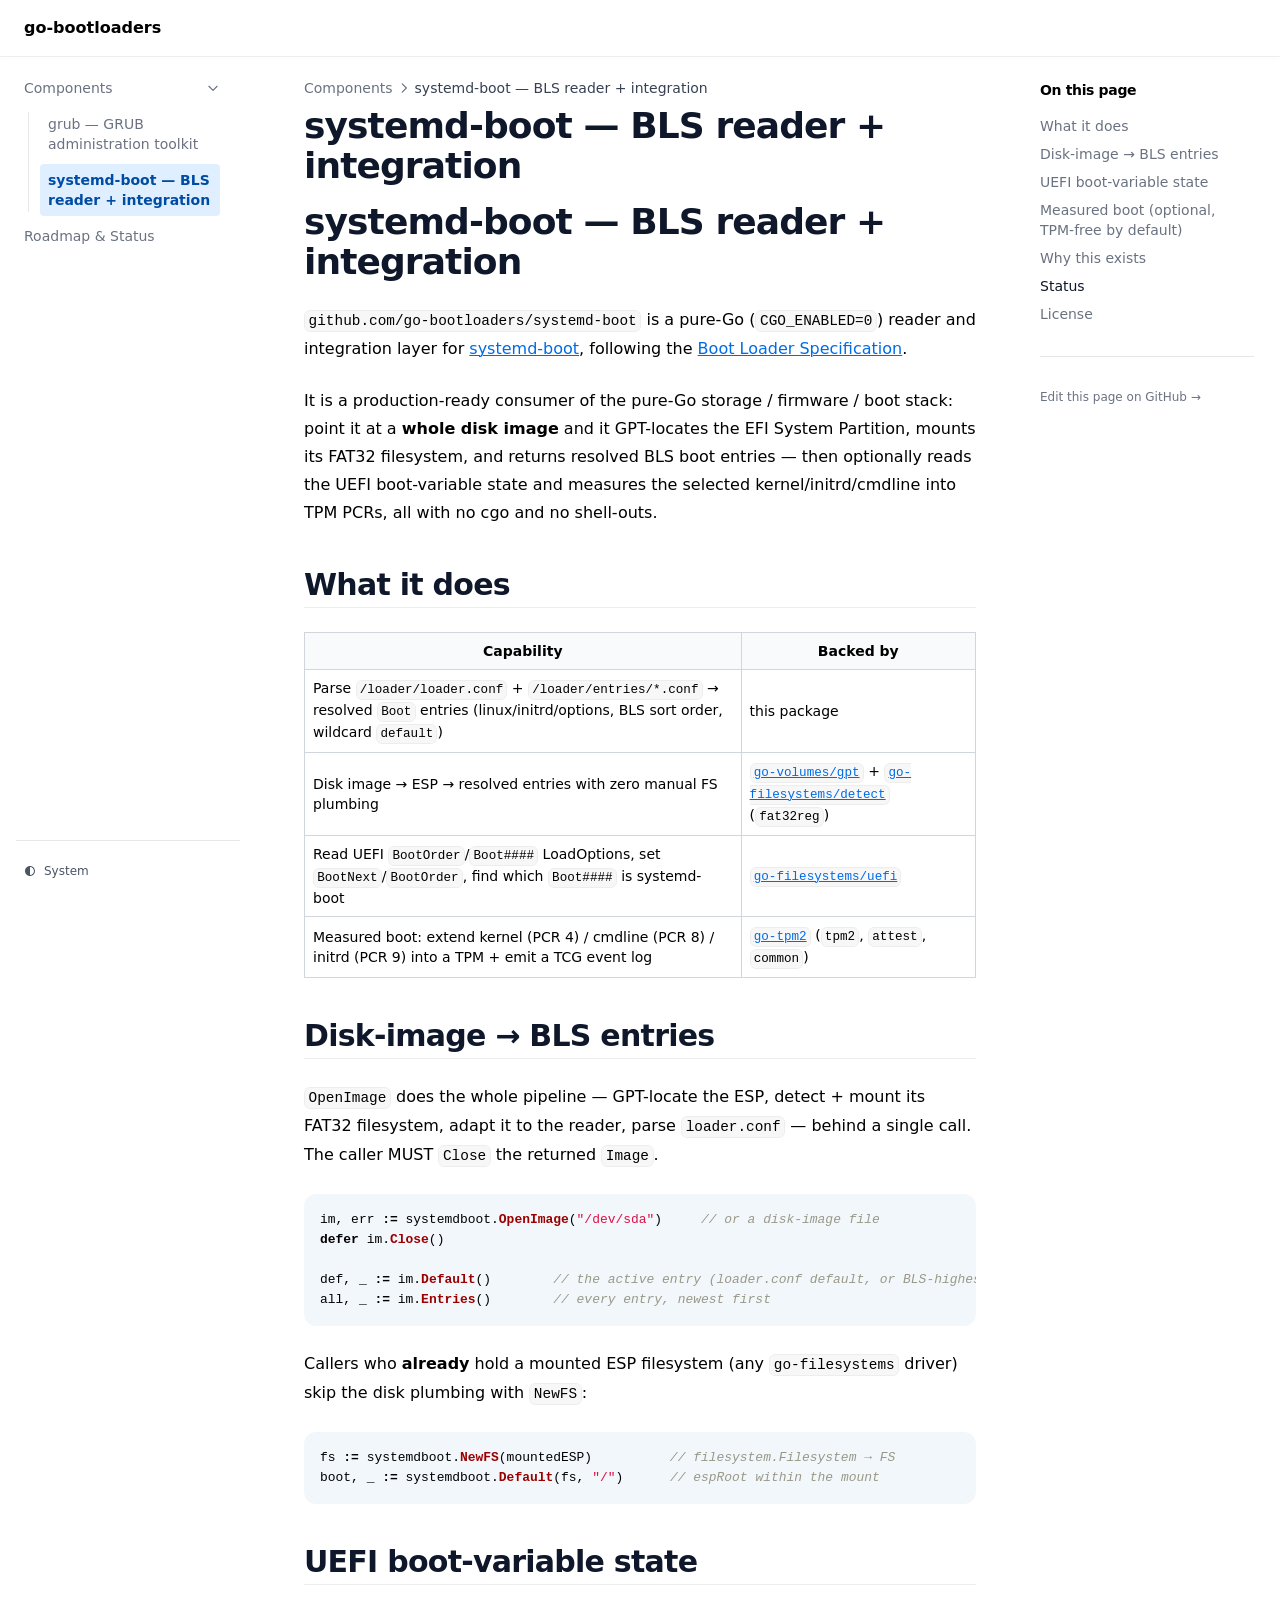
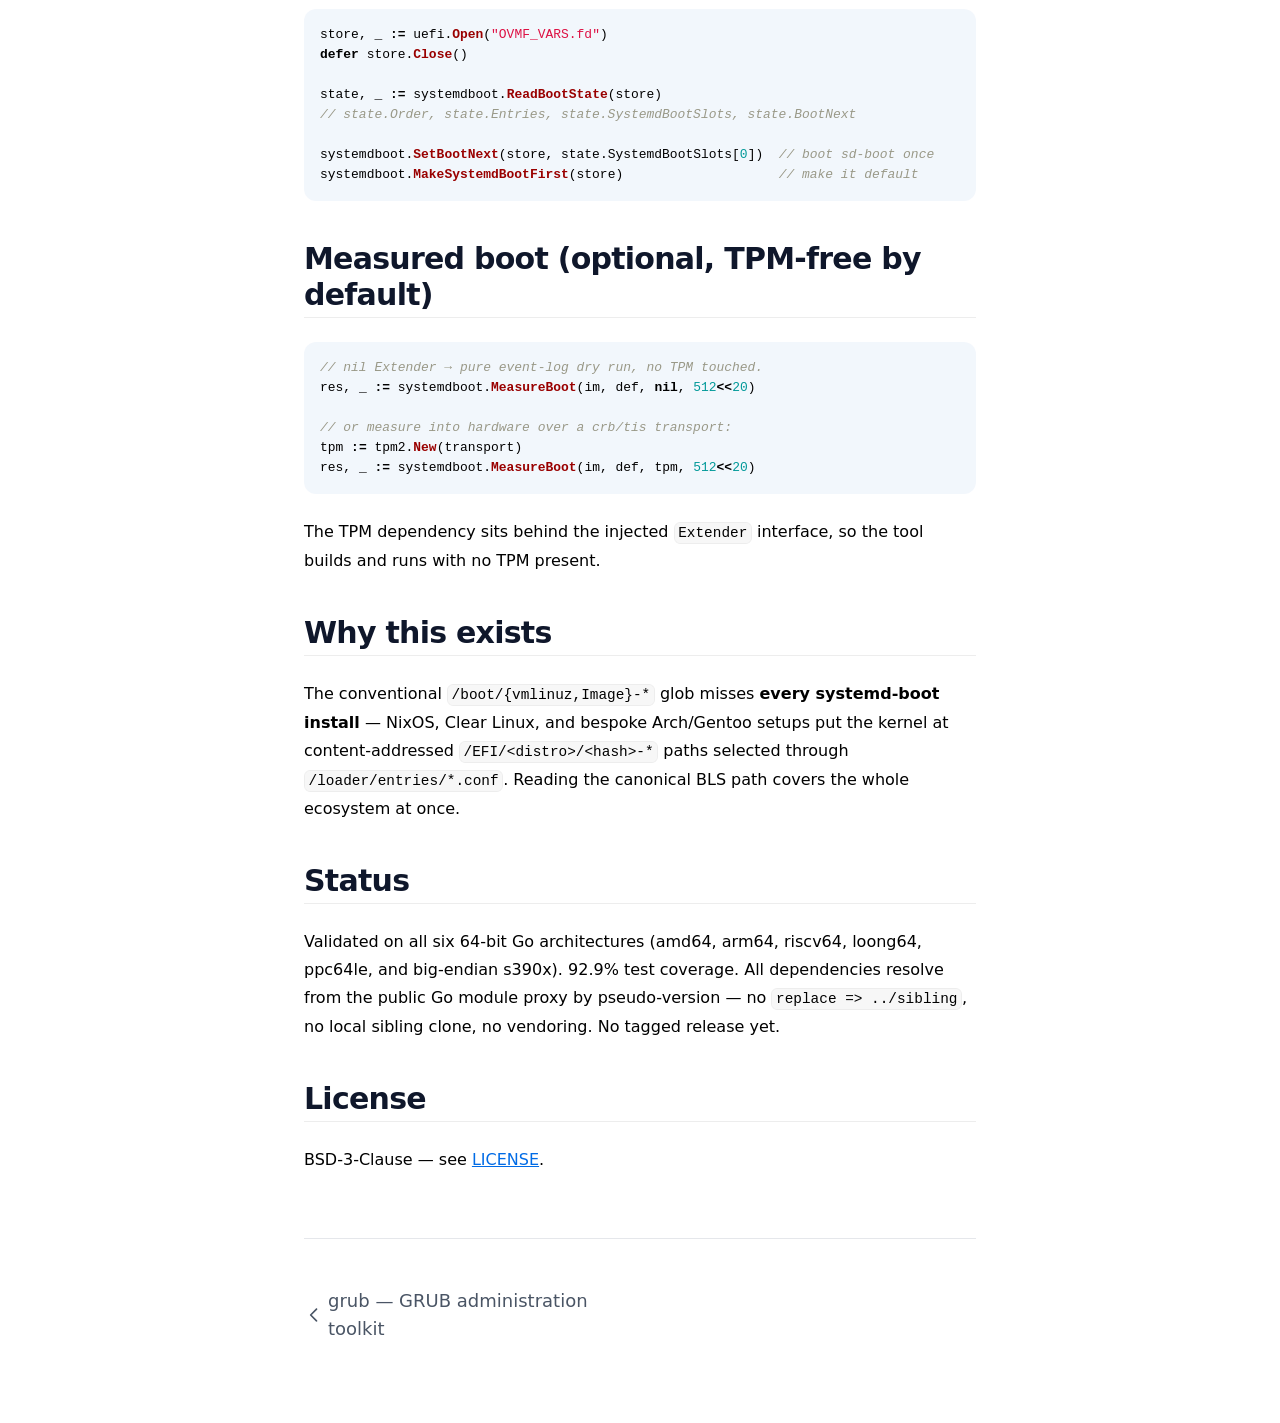
<file: main/components/systemd-boot/index.html>
<!doctype html><html lang=en dir=ltr><head><meta charset=utf-8><meta name=viewport content="width=device-width,initial-scale=1"><meta name=robots content="index, follow"><link rel="icon shortcut" href=/docs/main/favicon.ico sizes=32x32><link rel=icon href=/docs/main/favicon.svg type=image/svg+xml id=favicon-svg><link rel=icon href=/docs/main/favicon-16x16.png type=image/png sizes=16x16><link rel=icon href=/docs/main/favicon-32x32.png type=image/png sizes=32x32><link rel=apple-touch-icon href=/docs/main/apple-touch-icon.png sizes=180x180><link fetchpriority=low href=/docs/main/site.webmanifest rel=manifest><title>systemd-boot — BLS reader + integration – go-bootloaders</title><meta name=description content="systemd-boot — BLS reader + integrationgithub.com/go-bootloaders/systemd-boot is a pure-Go (CGO_ENABLED=0) reader and integration layer for systemd-boot, following the Boot Loader Specification.
It is a production-ready consumer of the pure-Go storage / firmware / boot stack: point it at a whole disk image and it GPT-locates the EFI System Partition, mounts its FAT32 filesystem, and returns resolved BLS boot entries — then optionally reads the UEFI boot-variable state and measures the selected kernel/initrd/cmdline into TPM PCRs, all with no cgo and no shell-outs."><link rel=canonical href=https://go-bootloaders.github.io/docs/main/components/systemd-boot/ itemprop=url><meta property="og:title" content="systemd-boot — BLS reader + integration"><meta property="og:description" content="
    
      systemd-boot — BLS reader + integrationgithub.com/go-bootloaders/systemd-boot is a pure-Go (CGO_ENABLED=0)
reader and integration layer for
systemd-boot,
following the
Boot Loader Specification.
It is a production-ready consumer of the pure-Go storage / firmware / boot
stack: point it at a whole disk image and it GPT-locates the EFI System
Partition, mounts its FAT32 filesystem, and returns resolved BLS boot entries
— then optionally reads the UEFI boot-variable state and measures the
selected kernel/initrd/cmdline into TPM PCRs, all with no cgo and no
shell-outs.
    
  "><meta property="og:type" content="
    article
  "><meta property="og:url" content="https://go-bootloaders.github.io/docs/main/components/systemd-boot/"><meta property="article:section" content="components"><meta property="article:modified_time" content="2026-10-18T22:04:10+02:00"><meta itemprop=name content="systemd-boot — BLS reader + integration"><meta itemprop=description content="systemd-boot — BLS reader + integrationgithub.com/go-bootloaders/systemd-boot is a pure-Go (CGO_ENABLED=0) reader and integration layer for systemd-boot, following the Boot Loader Specification.
It is a production-ready consumer of the pure-Go storage / firmware / boot stack: point it at a whole disk image and it GPT-locates the EFI System Partition, mounts its FAT32 filesystem, and returns resolved BLS boot entries — then optionally reads the UEFI boot-variable state and measures the selected kernel/initrd/cmdline into TPM PCRs, all with no cgo and no shell-outs."><meta itemprop=dateModified content="2026-10-18T22:04:10+02:00"><meta itemprop=wordCount content="444"><meta name=twitter:card content="summary"><meta name=twitter:title content="systemd-boot — BLS reader + integration"><meta name=twitter:description content="systemd-boot — BLS reader + integrationgithub.com/go-bootloaders/systemd-boot is a pure-Go (CGO_ENABLED=0) reader and integration layer for systemd-boot, following the Boot Loader Specification.
It is a production-ready consumer of the pure-Go storage / firmware / boot stack: point it at a whole disk image and it GPT-locates the EFI System Partition, mounts its FAT32 filesystem, and returns resolved BLS boot entries — then optionally reads the UEFI boot-variable state and measures the selected kernel/initrd/cmdline into TPM PCRs, all with no cgo and no shell-outs."><link rel=preload href=/docs/main/css/compiled/main.min.7e772c8bc2e83ff8314a0de1e1afd499fe4df36ceafa335159c185585b8eb278.css as=style integrity="sha256-fncsi8LoP/gxSg3h4a/Umf5N82zq+jNRWcGFWFuOsng="><link href=/docs/main/css/compiled/main.min.7e772c8bc2e83ff8314a0de1e1afd499fe4df36ceafa335159c185585b8eb278.css rel=stylesheet integrity="sha256-fncsi8LoP/gxSg3h4a/Umf5N82zq+jNRWcGFWFuOsng="><script src=/docs/main/js/main-head.min.bbb353731723c08eaf67b231610392e3665384806ddb6bee51d4a965494c762e.js integrity="sha256-u7NTcxcjwI6vZ7IxYQOS42ZThIBt22vuUdSpZUlMdi4="></script></head><body><a href=#content class="hx:sr-only hx:focus-visible:not-sr-only hx:focus-visible:fixed hx:focus-visible:z-50 hx:focus-visible:top-2 hx:focus-visible:left-2 hx:focus-visible:bg-primary-500 hx:focus-visible:text-white hx:focus-visible:px-4 hx:focus-visible:py-2 hx:focus-visible:rounded-md hx:focus-visible:text-sm hx:focus-visible:font-medium">Skip to content</a><div class="hextra-nav-container hx:sticky hx:top-0 hx:z-20 hx:w-full hx:bg-transparent hx:print:hidden"><div class="hextra-nav-container-blur hx:pointer-events-none hx:absolute hx:z-[-1] hx:h-full hx:w-full hx:bg-white hx:dark:bg-dark hx:shadow-[0_2px_4px_rgba(0,0,0,.02),0_1px_0_rgba(0,0,0,.06)] hx:contrast-more:shadow-[0_0_0_1px_#000] hx:dark:shadow-[0_-1px_0_rgba(255,255,255,.1)_inset] hx:contrast-more:dark:shadow-[0_0_0_1px_#fff]"></div><nav class="hextra-max-navbar-width hx:mx-auto hx:flex hx:items-center hx:justify-end hx:gap-1 hx:md:gap-2 hx:h-[var(--hextra-navbar-height)] hx:px-6"><a class="hx:flex hx:items-center hx:hover:opacity-75 hx:ltr:mr-auto hx:rtl:ml-auto" href=/docs/main/><span class="hx:mr-2 hx:font-extrabold hx:inline hx:select-none hx:whitespace-nowrap">go-bootloaders</span>
</a><button type=button aria-label=Menu aria-expanded=false class="hextra-hamburger-menu hx:cursor-pointer hx:-mr-1 hx:rounded-sm hx:p-1 hx:active:bg-gray-400/20 hx:md:hidden hx:hextra-focus-visible-inset"><svg height="24" fill="none" viewBox="0 0 24 24" stroke="currentColor"><g><path stroke-linecap="round" stroke-linejoin="round" stroke-width="2" d="M4 8H20"/></g><g><path stroke-linecap="round" stroke-linejoin="round" stroke-width="2" d="M4 16H20"/></g></svg></button></nav></div><div class="hx:mx-auto hx:flex hextra-max-page-width"><aside class="hextra-sidebar-container hx:flex hx:flex-col hx:print:hidden hx:md:top-[var(--hextra-navbar-height)] hx:md:shrink-0 hx:md:w-64 hx:md:self-start hx:max-md:[transform:translate3d(0,-100%,0)] hx:md:sticky"><div class="hextra-scrollbar hx:overflow-y-auto hx:overflow-x-hidden hx:p-4 hx:grow hx:md:h-[calc(100vh-var(--hextra-navbar-height)-var(--menu-height))]"><ul class="hx:flex hx:flex-col hx:gap-1 hx:md:hidden"><li class=open><div class="hextra-sidebar-item hx:group hx:relative hx:flex hx:items-center" data-active=false><a class="hx:flex hx:items-center hx:justify-between hx:gap-2 hx:grow hx:cursor-pointer hx:rounded-sm hx:px-2 hx:py-1.5 hx:text-sm hx:transition-colors [-webkit-tap-highlight-color:transparent] [-webkit-touch-callout:none] hx:hextra-focus-visible-inset hx:ltr:pr-8 hx:rtl:pl-8 hx:text-gray-500 hx:hover:bg-gray-100 hx:hover:text-gray-900 hx:contrast-more:border hx:contrast-more:border-transparent hx:contrast-more:text-gray-900 hx:contrast-more:hover:border-gray-900 hx:dark:text-neutral-400 hx:dark:hover:bg-primary-100/5 hx:dark:hover:text-gray-50 hx:contrast-more:dark:text-gray-50 hx:contrast-more:dark:hover:border-gray-50" href=/docs/main/components/><span class="hx:min-w-0 [word-break:break-word]">Components</span>
</a><button type=button class="hextra-sidebar-collapsible-button hx:absolute hx:top-1/2 hx:-translate-y-1/2 hx:ltr:right-2 hx:rtl:left-2 hx:shrink-0 hx:cursor-pointer hx:p-0 hx:text-gray-500 hx:dark:text-neutral-400 hx:group-hover:text-gray-900 hx:dark:group-hover:text-gray-50 hx:group-data-[active=true]:text-primary-800 hx:group-data-[active=true]:dark:text-primary-600 hx:hextra-focus-visible-inset" aria-label="Toggle section" aria-expanded=true><svg fill="none" viewBox="0 0 24 24" stroke="currentColor" aria-hidden="true" focusable="false" class="hx:h-[18px] hx:min-w-[18px] hx:rounded-xs hx:p-0.5 hx:hover:bg-gray-800/5 hx:dark:hover:bg-gray-100/5"><path stroke-linecap="round" stroke-linejoin="round" stroke-width="2" d="M9 5l7 7-7 7" class="hx:origin-center hx:transition-transform hx:rtl:-rotate-180"/></svg></button></div><div class="hextra-sidebar-children hx:ltr:pr-0 hx:rtl:pl-0 hx:overflow-hidden"><ul class='hx:relative hx:flex hx:flex-col hx:gap-1 hx:before:absolute hx:before:inset-y-1 hx:before:w-px hx:before:bg-gray-200 hx:before:content-[""] hx:ltr:ml-3 hx:ltr:pl-3 hx:ltr:before:left-0 hx:rtl:mr-3 hx:rtl:pr-3 hx:rtl:before:right-0 hx:dark:before:bg-neutral-800'><li class="hx:flex hx:flex-col"><div class="hextra-sidebar-item hx:group hx:relative hx:flex hx:items-center" data-active=false><a class="hx:flex hx:items-center hx:justify-between hx:gap-2 hx:grow hx:cursor-pointer hx:rounded-sm hx:px-2 hx:py-1.5 hx:text-sm hx:transition-colors [-webkit-tap-highlight-color:transparent] [-webkit-touch-callout:none] hx:hextra-focus-visible-inset hx:text-gray-500 hx:hover:bg-gray-100 hx:hover:text-gray-900 hx:contrast-more:border hx:contrast-more:border-transparent hx:contrast-more:text-gray-900 hx:contrast-more:hover:border-gray-900 hx:dark:text-neutral-400 hx:dark:hover:bg-primary-100/5 hx:dark:hover:text-gray-50 hx:contrast-more:dark:text-gray-50 hx:contrast-more:dark:hover:border-gray-50" href=/docs/main/components/grub/><span class="hx:min-w-0 [word-break:break-word]">grub — GRUB administration toolkit</span></a></div></li><li class="hx:flex hx:flex-col open"><div class="hextra-sidebar-item hx:group hx:relative hx:flex hx:items-center" data-active=true><a class="hx:flex hx:items-center hx:justify-between hx:gap-2 hx:grow hx:cursor-pointer hx:rounded-sm hx:px-2 hx:py-1.5 hx:text-sm hx:transition-colors [-webkit-tap-highlight-color:transparent] [-webkit-touch-callout:none] hx:hextra-focus-visible-inset hextra-sidebar-active-item hx:bg-primary-100 hx:font-semibold hx:text-primary-800 hx:contrast-more:border hx:contrast-more:border-primary-500 hx:dark:bg-primary-400/10 hx:dark:text-primary-600 hx:contrast-more:dark:border-primary-500" href=/docs/main/components/systemd-boot/><span class="hx:min-w-0 [word-break:break-word]">systemd-boot — BLS reader + integration</span></a></div><ul class='hx:flex hx:flex-col hx:gap-1 hx:relative hx:before:absolute hx:before:inset-y-1 hx:before:w-px hx:before:bg-gray-200 hx:before:content-[""] hx:dark:before:bg-neutral-800 hx:ltr:pl-3 hx:ltr:before:left-0 hx:rtl:pr-3 hx:rtl:before:right-0 hx:ltr:ml-3 hx:rtl:mr-3'><li><a href=#what-it-does class="hx:flex hx:rounded-sm hx:px-2 hx:py-1.5 hx:text-sm hx:transition-colors [word-break:break-word] hx:cursor-pointer [-webkit-tap-highlight-color:transparent] [-webkit-touch-callout:none] hx:contrast-more:border hx:gap-2 hx:before:opacity-25 hx:before:content-['#'] hx:text-gray-500 hx:hover:bg-gray-100 hx:hover:text-gray-900 hx:dark:text-neutral-400 hx:dark:hover:bg-primary-100/5 hx:dark:hover:text-gray-50 hx:contrast-more:text-gray-900 hx:contrast-more:dark:text-gray-50 hx:contrast-more:border-transparent hx:contrast-more:hover:border-gray-900 hx:contrast-more:dark:hover:border-gray-50">What it does</a></li><li><a href=#disk-image-bls-entries class="hx:flex hx:rounded-sm hx:px-2 hx:py-1.5 hx:text-sm hx:transition-colors [word-break:break-word] hx:cursor-pointer [-webkit-tap-highlight-color:transparent] [-webkit-touch-callout:none] hx:contrast-more:border hx:gap-2 hx:before:opacity-25 hx:before:content-['#'] hx:text-gray-500 hx:hover:bg-gray-100 hx:hover:text-gray-900 hx:dark:text-neutral-400 hx:dark:hover:bg-primary-100/5 hx:dark:hover:text-gray-50 hx:contrast-more:text-gray-900 hx:contrast-more:dark:text-gray-50 hx:contrast-more:border-transparent hx:contrast-more:hover:border-gray-900 hx:contrast-more:dark:hover:border-gray-50">Disk-image → BLS entries</a></li><li><a href=#uefi-boot-variable-state class="hx:flex hx:rounded-sm hx:px-2 hx:py-1.5 hx:text-sm hx:transition-colors [word-break:break-word] hx:cursor-pointer [-webkit-tap-highlight-color:transparent] [-webkit-touch-callout:none] hx:contrast-more:border hx:gap-2 hx:before:opacity-25 hx:before:content-['#'] hx:text-gray-500 hx:hover:bg-gray-100 hx:hover:text-gray-900 hx:dark:text-neutral-400 hx:dark:hover:bg-primary-100/5 hx:dark:hover:text-gray-50 hx:contrast-more:text-gray-900 hx:contrast-more:dark:text-gray-50 hx:contrast-more:border-transparent hx:contrast-more:hover:border-gray-900 hx:contrast-more:dark:hover:border-gray-50">UEFI boot-variable state</a></li><li><a href=#measured-boot-optional-tpm-free-by-default class="hx:flex hx:rounded-sm hx:px-2 hx:py-1.5 hx:text-sm hx:transition-colors [word-break:break-word] hx:cursor-pointer [-webkit-tap-highlight-color:transparent] [-webkit-touch-callout:none] hx:contrast-more:border hx:gap-2 hx:before:opacity-25 hx:before:content-['#'] hx:text-gray-500 hx:hover:bg-gray-100 hx:hover:text-gray-900 hx:dark:text-neutral-400 hx:dark:hover:bg-primary-100/5 hx:dark:hover:text-gray-50 hx:contrast-more:text-gray-900 hx:contrast-more:dark:text-gray-50 hx:contrast-more:border-transparent hx:contrast-more:hover:border-gray-900 hx:contrast-more:dark:hover:border-gray-50">Measured boot (optional, TPM-free by default)</a></li><li><a href=#why-this-exists class="hx:flex hx:rounded-sm hx:px-2 hx:py-1.5 hx:text-sm hx:transition-colors [word-break:break-word] hx:cursor-pointer [-webkit-tap-highlight-color:transparent] [-webkit-touch-callout:none] hx:contrast-more:border hx:gap-2 hx:before:opacity-25 hx:before:content-['#'] hx:text-gray-500 hx:hover:bg-gray-100 hx:hover:text-gray-900 hx:dark:text-neutral-400 hx:dark:hover:bg-primary-100/5 hx:dark:hover:text-gray-50 hx:contrast-more:text-gray-900 hx:contrast-more:dark:text-gray-50 hx:contrast-more:border-transparent hx:contrast-more:hover:border-gray-900 hx:contrast-more:dark:hover:border-gray-50">Why this exists</a></li><li><a href=#status class="hx:flex hx:rounded-sm hx:px-2 hx:py-1.5 hx:text-sm hx:transition-colors [word-break:break-word] hx:cursor-pointer [-webkit-tap-highlight-color:transparent] [-webkit-touch-callout:none] hx:contrast-more:border hx:gap-2 hx:before:opacity-25 hx:before:content-['#'] hx:text-gray-500 hx:hover:bg-gray-100 hx:hover:text-gray-900 hx:dark:text-neutral-400 hx:dark:hover:bg-primary-100/5 hx:dark:hover:text-gray-50 hx:contrast-more:text-gray-900 hx:contrast-more:dark:text-gray-50 hx:contrast-more:border-transparent hx:contrast-more:hover:border-gray-900 hx:contrast-more:dark:hover:border-gray-50">Status</a></li><li><a href=#license class="hx:flex hx:rounded-sm hx:px-2 hx:py-1.5 hx:text-sm hx:transition-colors [word-break:break-word] hx:cursor-pointer [-webkit-tap-highlight-color:transparent] [-webkit-touch-callout:none] hx:contrast-more:border hx:gap-2 hx:before:opacity-25 hx:before:content-['#'] hx:text-gray-500 hx:hover:bg-gray-100 hx:hover:text-gray-900 hx:dark:text-neutral-400 hx:dark:hover:bg-primary-100/5 hx:dark:hover:text-gray-50 hx:contrast-more:text-gray-900 hx:contrast-more:dark:text-gray-50 hx:contrast-more:border-transparent hx:contrast-more:hover:border-gray-900 hx:contrast-more:dark:hover:border-gray-50">License</a></li></ul></li></ul></div></li><li><div class="hextra-sidebar-item hx:group hx:relative hx:flex hx:items-center" data-active=false><a class="hx:flex hx:items-center hx:justify-between hx:gap-2 hx:grow hx:cursor-pointer hx:rounded-sm hx:px-2 hx:py-1.5 hx:text-sm hx:transition-colors [-webkit-tap-highlight-color:transparent] [-webkit-touch-callout:none] hx:hextra-focus-visible-inset hx:text-gray-500 hx:hover:bg-gray-100 hx:hover:text-gray-900 hx:contrast-more:border hx:contrast-more:border-transparent hx:contrast-more:text-gray-900 hx:contrast-more:hover:border-gray-900 hx:dark:text-neutral-400 hx:dark:hover:bg-primary-100/5 hx:dark:hover:text-gray-50 hx:contrast-more:dark:text-gray-50 hx:contrast-more:dark:hover:border-gray-50" href=/docs/main/roadmap/><span class="hx:min-w-0 [word-break:break-word]">Roadmap & Status</span></a></div></li></ul><ul class="hx:flex hx:flex-col hx:gap-1 hx:max-md:hidden"><li class=open><div class="hextra-sidebar-item hx:group hx:relative hx:flex hx:items-center" data-active=false><a class="hx:flex hx:items-center hx:justify-between hx:gap-2 hx:grow hx:cursor-pointer hx:rounded-sm hx:px-2 hx:py-1.5 hx:text-sm hx:transition-colors [-webkit-tap-highlight-color:transparent] [-webkit-touch-callout:none] hx:hextra-focus-visible-inset hx:ltr:pr-8 hx:rtl:pl-8 hx:text-gray-500 hx:hover:bg-gray-100 hx:hover:text-gray-900 hx:contrast-more:border hx:contrast-more:border-transparent hx:contrast-more:text-gray-900 hx:contrast-more:hover:border-gray-900 hx:dark:text-neutral-400 hx:dark:hover:bg-primary-100/5 hx:dark:hover:text-gray-50 hx:contrast-more:dark:text-gray-50 hx:contrast-more:dark:hover:border-gray-50" href=/docs/main/components/><span class="hx:min-w-0 [word-break:break-word]">Components</span>
</a><button type=button class="hextra-sidebar-collapsible-button hx:absolute hx:top-1/2 hx:-translate-y-1/2 hx:ltr:right-2 hx:rtl:left-2 hx:shrink-0 hx:cursor-pointer hx:p-0 hx:text-gray-500 hx:dark:text-neutral-400 hx:group-hover:text-gray-900 hx:dark:group-hover:text-gray-50 hx:group-data-[active=true]:text-primary-800 hx:group-data-[active=true]:dark:text-primary-600 hx:hextra-focus-visible-inset" aria-label="Toggle section" aria-expanded=true><svg fill="none" viewBox="0 0 24 24" stroke="currentColor" aria-hidden="true" focusable="false" class="hx:h-[18px] hx:min-w-[18px] hx:rounded-xs hx:p-0.5 hx:hover:bg-gray-800/5 hx:dark:hover:bg-gray-100/5"><path stroke-linecap="round" stroke-linejoin="round" stroke-width="2" d="M9 5l7 7-7 7" class="hx:origin-center hx:transition-transform hx:rtl:-rotate-180"/></svg></button></div><div class="hextra-sidebar-children hx:ltr:pr-0 hx:rtl:pl-0 hx:overflow-hidden"><ul class='hx:relative hx:flex hx:flex-col hx:gap-1 hx:before:absolute hx:before:inset-y-1 hx:before:w-px hx:before:bg-gray-200 hx:before:content-[""] hx:ltr:ml-3 hx:ltr:pl-3 hx:ltr:before:left-0 hx:rtl:mr-3 hx:rtl:pr-3 hx:rtl:before:right-0 hx:dark:before:bg-neutral-800'><li class="hx:flex hx:flex-col"><div class="hextra-sidebar-item hx:group hx:relative hx:flex hx:items-center" data-active=false><a class="hx:flex hx:items-center hx:justify-between hx:gap-2 hx:grow hx:cursor-pointer hx:rounded-sm hx:px-2 hx:py-1.5 hx:text-sm hx:transition-colors [-webkit-tap-highlight-color:transparent] [-webkit-touch-callout:none] hx:hextra-focus-visible-inset hx:text-gray-500 hx:hover:bg-gray-100 hx:hover:text-gray-900 hx:contrast-more:border hx:contrast-more:border-transparent hx:contrast-more:text-gray-900 hx:contrast-more:hover:border-gray-900 hx:dark:text-neutral-400 hx:dark:hover:bg-primary-100/5 hx:dark:hover:text-gray-50 hx:contrast-more:dark:text-gray-50 hx:contrast-more:dark:hover:border-gray-50" href=/docs/main/components/grub/><span class="hx:min-w-0 [word-break:break-word]">grub — GRUB administration toolkit</span></a></div></li><li class="hx:flex hx:flex-col open"><div class="hextra-sidebar-item hx:group hx:relative hx:flex hx:items-center" data-active=true><a class="hx:flex hx:items-center hx:justify-between hx:gap-2 hx:grow hx:cursor-pointer hx:rounded-sm hx:px-2 hx:py-1.5 hx:text-sm hx:transition-colors [-webkit-tap-highlight-color:transparent] [-webkit-touch-callout:none] hx:hextra-focus-visible-inset hextra-sidebar-active-item hx:bg-primary-100 hx:font-semibold hx:text-primary-800 hx:contrast-more:border hx:contrast-more:border-primary-500 hx:dark:bg-primary-400/10 hx:dark:text-primary-600 hx:contrast-more:dark:border-primary-500" href=/docs/main/components/systemd-boot/><span class="hx:min-w-0 [word-break:break-word]">systemd-boot — BLS reader + integration</span></a></div></li></ul></div></li><li><div class="hextra-sidebar-item hx:group hx:relative hx:flex hx:items-center" data-active=false><a class="hx:flex hx:items-center hx:justify-between hx:gap-2 hx:grow hx:cursor-pointer hx:rounded-sm hx:px-2 hx:py-1.5 hx:text-sm hx:transition-colors [-webkit-tap-highlight-color:transparent] [-webkit-touch-callout:none] hx:hextra-focus-visible-inset hx:text-gray-500 hx:hover:bg-gray-100 hx:hover:text-gray-900 hx:contrast-more:border hx:contrast-more:border-transparent hx:contrast-more:text-gray-900 hx:contrast-more:hover:border-gray-900 hx:dark:text-neutral-400 hx:dark:hover:bg-primary-100/5 hx:dark:hover:text-gray-50 hx:contrast-more:dark:text-gray-50 hx:contrast-more:dark:hover:border-gray-50" href=/docs/main/roadmap/><span class="hx:min-w-0 [word-break:break-word]">Roadmap & Status</span></a></div></li></ul></div><div class="hx:sticky hx:bottom-0 hx:max-h-(--menu-height) hx:bg-white hx:dark:bg-dark hx:mx-4 hx:py-4 hx:shadow-[0_-12px_16px_#fff] hx:flex hx:items-center hx:gap-2 hx:border-gray-200 hx:dark:border-neutral-800 hx:dark:shadow-[0_-12px_16px_#111] hx:contrast-more:border-neutral-400 hx:contrast-more:shadow-none hx:contrast-more:dark:shadow-none hx:border-t" data-toggle-animation=show><div class="hx:flex hx:grow hx:flex-col"><div class="hx:flex hx:justify-items-start hx:group" data-theme=light><button title="Change theme" data-state=closed data-location=bottom class="hextra-theme-toggle hx:cursor-pointer hx:rounded-md hx:text-left hx:font-medium hx:h-7 hx:px-2 hx:text-xs hx:hover:bg-gray-100 hx:hover:text-gray-900 hx:dark:hover:bg-primary-100/5 hx:dark:hover:text-gray-50 hx:font-medium hx:text-gray-600 hx:transition-colors hx:dark:text-gray-400 hx:grow" type=button aria-label="Change theme" aria-expanded=false aria-haspopup=menu><div class="hx:flex hx:items-center hx:gap-2 hx:capitalize"><svg height="12" class="hx:group-data-[theme=dark]:hidden hx:group-data-[theme=system]:hidden" fill="none" viewBox="0 0 24 24" stroke-width="2" stroke="currentColor" aria-hidden="true"><path stroke-linecap="round" stroke-linejoin="round" d="M12 3v1m0 16v1m9-9h-1M4 12H3m15.364 6.364-.707-.707M6.343 6.343l-.707-.707m12.728.0-.707.707M6.343 17.657l-.707.707M16 12a4 4 0 11-8 0 4 4 0 018 0z"/></svg><span class="hx:group-data-[theme=dark]:hidden hx:group-data-[theme=system]:hidden">Light</span><svg height="12" class="hx:group-data-[theme=light]:hidden hx:group-data-[theme=system]:hidden" fill="none" viewBox="0 0 24 24" stroke-width="2" stroke="currentColor" aria-hidden="true"><path stroke-linecap="round" stroke-linejoin="round" d="M20.354 15.354A9 9 0 018.646 3.646 9.003 9.003.0 0012 21a9.003 9.003.0 008.354-5.646z"/></svg><span class="hx:group-data-[theme=light]:hidden hx:group-data-[theme=system]:hidden">Dark</span><svg height="12" class="hx:group-data-[theme=dark]:hidden hx:group-data-[theme=light]:hidden" viewBox="0 0 24 24" fill="currentColor"><path d="M11.996094 2C6.4986225 2.0192368 2.03125 6.5024993 2.03125 12c0 5.497501 4.4673725 9.980763 9.964844 10H12 12.0039c5.497471-.01924 9.964844-4.502499 9.964844-10 0-5.4975007-4.467373-9.9807632-9.964844-10H12zM12 4c4.417218.017598 7.96875 3.5822356 7.96875 8 0 4.417764-3.551532 7.982402-7.96875 8z"/></svg>
<span class="hx:group-data-[theme=dark]:hidden hx:group-data-[theme=light]:hidden">System</span></div></button><ul class="hextra-theme-toggle-options hx:hidden hx:z-20 hx:max-h-64 hx:overflow-auto hx:rounded-lg hx:border hx:border-gray-200 hx:bg-white hx:p-1 hx:text-sm hx:shadow-lg hx:dark:border-neutral-700 hx:dark:bg-neutral-900" style="position:fixed;inset:auto auto 0 0;margin:0;min-width:100px" data-theme=light role=menu><li role=none class="hx:flex hx:flex-col"><button type=button role=menuitemradio aria-checked=true tabindex=-1 data-item=light class="hx:text-gray-700 hx:dark:text-gray-300 hx:hover:bg-gray-100 hx:hover:text-gray-900 hx:dark:hover:bg-neutral-800 hx:dark:hover:text-gray-100 hx:relative hx:cursor-pointer hx:whitespace-nowrap hx:rounded-sm hx:py-1.5 hx:transition-colors hx:ltr:pl-3 hx:ltr:pr-9 hx:rtl:pr-3 hx:rtl:pl-9 hx:text-left hx:w-full hx:bg-transparent hx:border-0">
<span class="hx:inline-flex hx:items-center hx:gap-2"><svg height="1em" width="1em" fill="none" viewBox="0 0 24 24" stroke-width="2" stroke="currentColor" aria-hidden="true"><path stroke-linecap="round" stroke-linejoin="round" d="M12 3v1m0 16v1m9-9h-1M4 12H3m15.364 6.364-.707-.707M6.343 6.343l-.707-.707m12.728.0-.707.707M6.343 17.657l-.707.707M16 12a4 4 0 11-8 0 4 4 0 018 0z"/></svg>Light
</span><span class="hx:absolute hx:inset-y-0 hx:flex hx:items-center hx:ltr:right-3 hx:rtl:left-3 hx:group-data-[theme=dark]:hidden hx:group-data-[theme=system]:hidden"><svg height="1em" width="1em" fill="none" viewBox="0 0 24 24" stroke-width="2" stroke="currentColor" aria-hidden="true"><path stroke-linecap="round" stroke-linejoin="round" d="M5 13l4 4L19 7"/></svg></span></button></li><li role=none class="hx:flex hx:flex-col"><button type=button role=menuitemradio aria-checked=false tabindex=-1 data-item=dark class="hx:text-gray-700 hx:dark:text-gray-300 hx:hover:bg-gray-100 hx:hover:text-gray-900 hx:dark:hover:bg-neutral-800 hx:dark:hover:text-gray-100 hx:relative hx:cursor-pointer hx:whitespace-nowrap hx:rounded-sm hx:py-1.5 hx:transition-colors hx:ltr:pl-3 hx:ltr:pr-9 hx:rtl:pr-3 hx:rtl:pl-9 hx:text-left hx:w-full hx:bg-transparent hx:border-0">
<span class="hx:inline-flex hx:items-center hx:gap-2"><svg height="1em" width="1em" fill="none" viewBox="0 0 24 24" stroke-width="2" stroke="currentColor" aria-hidden="true"><path stroke-linecap="round" stroke-linejoin="round" d="M20.354 15.354A9 9 0 018.646 3.646 9.003 9.003.0 0012 21a9.003 9.003.0 008.354-5.646z"/></svg>Dark
</span><span class="hx:absolute hx:inset-y-0 hx:flex hx:items-center hx:ltr:right-3 hx:rtl:left-3 hx:group-data-[theme=light]:hidden hx:group-data-[theme=system]:hidden"><svg height="1em" width="1em" fill="none" viewBox="0 0 24 24" stroke-width="2" stroke="currentColor" aria-hidden="true"><path stroke-linecap="round" stroke-linejoin="round" d="M5 13l4 4L19 7"/></svg></span></button></li><li role=none class="hx:flex hx:flex-col"><button type=button role=menuitemradio aria-checked=false tabindex=-1 data-item=system class="hx:text-gray-700 hx:dark:text-gray-300 hx:hover:bg-gray-100 hx:hover:text-gray-900 hx:dark:hover:bg-neutral-800 hx:dark:hover:text-gray-100 hx:relative hx:cursor-pointer hx:whitespace-nowrap hx:rounded-sm hx:py-1.5 hx:transition-colors hx:ltr:pl-3 hx:ltr:pr-9 hx:rtl:pr-3 hx:rtl:pl-9 hx:text-left hx:w-full hx:bg-transparent hx:border-0">
<span class="hx:inline-flex hx:items-center hx:gap-2"><svg height="1em" width="1em" viewBox="0 0 24 24" fill="currentColor"><path d="M11.996094 2C6.4986225 2.0192368 2.03125 6.5024993 2.03125 12c0 5.497501 4.4673725 9.980763 9.964844 10H12 12.0039c5.497471-.01924 9.964844-4.502499 9.964844-10 0-5.4975007-4.467373-9.9807632-9.964844-10H12zM12 4c4.417218.017598 7.96875 3.5822356 7.96875 8 0 4.417764-3.551532 7.982402-7.96875 8z"/></svg>
System
</span><span class="hx:absolute hx:inset-y-0 hx:flex hx:items-center hx:ltr:right-3 hx:rtl:left-3 hx:group-data-[theme=dark]:hidden hx:group-data-[theme=light]:hidden"><svg height="1em" width="1em" fill="none" viewBox="0 0 24 24" stroke-width="2" stroke="currentColor" aria-hidden="true"><path stroke-linecap="round" stroke-linejoin="round" d="M5 13l4 4L19 7"/></svg></span></button></li></ul></div></div></div></aside><nav class="hextra-toc hx:order-last hx:hidden hx:w-64 hx:shrink-0 hx:xl:block hx:print:hidden hx:px-4" aria-label="Table of contents"><div class="hextra-scrollbar hx:sticky hx:top-[var(--hextra-navbar-height)] hx:overflow-y-auto hx:pr-4 hx:pt-6 hx:text-sm [hyphens:auto] hx:max-h-[calc(100vh-var(--hextra-navbar-height)-env(safe-area-inset-bottom))] hx:ltr:-mr-4 hx:rtl:-ml-4"><p class="hx:mb-4 hx:font-semibold hx:tracking-tight">On this page</p><ul><li class="hx:my-2 hx:scroll-my-6 hx:scroll-py-6"><a class="hx:font-medium hx:inline-block hx:rounded-sm hx:text-gray-500 hx:hover:text-gray-900 hx:dark:text-gray-400 hx:dark:hover:text-gray-300 hx:contrast-more:text-gray-900 hx:contrast-more:underline hx:contrast-more:dark:text-gray-50 hx:w-full hx:wrap-break-word hx:hextra-focus-visible-inset" href=#what-it-does>What it does</a></li><li class="hx:my-2 hx:scroll-my-6 hx:scroll-py-6"><a class="hx:font-medium hx:inline-block hx:rounded-sm hx:text-gray-500 hx:hover:text-gray-900 hx:dark:text-gray-400 hx:dark:hover:text-gray-300 hx:contrast-more:text-gray-900 hx:contrast-more:underline hx:contrast-more:dark:text-gray-50 hx:w-full hx:wrap-break-word hx:hextra-focus-visible-inset" href=#disk-image-bls-entries>Disk-image → BLS entries</a></li><li class="hx:my-2 hx:scroll-my-6 hx:scroll-py-6"><a class="hx:font-medium hx:inline-block hx:rounded-sm hx:text-gray-500 hx:hover:text-gray-900 hx:dark:text-gray-400 hx:dark:hover:text-gray-300 hx:contrast-more:text-gray-900 hx:contrast-more:underline hx:contrast-more:dark:text-gray-50 hx:w-full hx:wrap-break-word hx:hextra-focus-visible-inset" href=#uefi-boot-variable-state>UEFI boot-variable state</a></li><li class="hx:my-2 hx:scroll-my-6 hx:scroll-py-6"><a class="hx:font-medium hx:inline-block hx:rounded-sm hx:text-gray-500 hx:hover:text-gray-900 hx:dark:text-gray-400 hx:dark:hover:text-gray-300 hx:contrast-more:text-gray-900 hx:contrast-more:underline hx:contrast-more:dark:text-gray-50 hx:w-full hx:wrap-break-word hx:hextra-focus-visible-inset" href=#measured-boot-optional-tpm-free-by-default>Measured boot (optional, TPM-free by default)</a></li><li class="hx:my-2 hx:scroll-my-6 hx:scroll-py-6"><a class="hx:font-medium hx:inline-block hx:rounded-sm hx:text-gray-500 hx:hover:text-gray-900 hx:dark:text-gray-400 hx:dark:hover:text-gray-300 hx:contrast-more:text-gray-900 hx:contrast-more:underline hx:contrast-more:dark:text-gray-50 hx:w-full hx:wrap-break-word hx:hextra-focus-visible-inset" href=#why-this-exists>Why this exists</a></li><li class="hx:my-2 hx:scroll-my-6 hx:scroll-py-6"><a class="hx:font-medium hx:inline-block hx:rounded-sm hx:text-gray-500 hx:hover:text-gray-900 hx:dark:text-gray-400 hx:dark:hover:text-gray-300 hx:contrast-more:text-gray-900 hx:contrast-more:underline hx:contrast-more:dark:text-gray-50 hx:w-full hx:wrap-break-word hx:hextra-focus-visible-inset" href=#status>Status</a></li><li class="hx:my-2 hx:scroll-my-6 hx:scroll-py-6"><a class="hx:font-medium hx:inline-block hx:rounded-sm hx:text-gray-500 hx:hover:text-gray-900 hx:dark:text-gray-400 hx:dark:hover:text-gray-300 hx:contrast-more:text-gray-900 hx:contrast-more:underline hx:contrast-more:dark:text-gray-50 hx:w-full hx:wrap-break-word hx:hextra-focus-visible-inset" href=#license>License</a></li></ul><div class="hx:mt-8 hx:border-t hx:bg-white hx:pt-8 hx:shadow-[0_-12px_16px_white] hx:dark:bg-dark hx:dark:shadow-[0_-12px_16px_#111] hx:sticky hx:bottom-0 hx:flex hx:flex-col hx:items-start hx:gap-2 hx:pb-8 hx:border-gray-200 hx:dark:border-neutral-800 hx:contrast-more:border-t hx:contrast-more:border-neutral-400 hx:contrast-more:shadow-none hx:contrast-more:dark:border-neutral-400"><a class="hx:inline-block hx:rounded-sm hx:text-xs hx:font-medium hx:text-gray-500 hx:hover:text-gray-900 hx:dark:text-gray-400 hx:dark:hover:text-gray-100 hx:contrast-more:text-gray-800 hx:contrast-more:dark:text-gray-50 hx:hextra-focus-visible-inset" href=https://github.com/go-bootloaders/edit/main/content/en/en/components/systemd-boot.md target=_blank rel=noreferrer>Edit this page on GitHub →</a>
<button id=backToTop tabindex=-1 class="hx:cursor-pointer hx:transition-all hx:duration-75 hx:opacity-0 hx:text-xs hx:font-medium hx:text-gray-500 hx:hover:text-gray-900 hx:dark:text-gray-400 hx:dark:hover:text-gray-100 hx:contrast-more:text-gray-800 hx:contrast-more:dark:text-gray-50">
<span>Scroll to top</span>
<svg fill="none" viewBox="0 0 24 24" stroke-width="1.5" stroke="currentColor" aria-hidden="true" focusable="false" class="hx:inline hx:ltr:ml-1 hx:rtl:mr-1 hx:h-3.5 hx:w-3.5 hx:rounded-full hx:border hx:border-gray-500 hx:hover:border-gray-900 hx:dark:border-gray-400 hx:dark:hover:border-gray-100 hx:contrast-more:border-gray-800 hx:contrast-more:dark:border-gray-50"><path stroke-linecap="round" stroke-linejoin="round" d="M4.5 15.75l7.5-7.5 7.5 7.5"/></svg></button></div></div></nav><article class="hx:w-full hx:break-words hx:flex hx:min-h-[calc(100vh-var(--hextra-navbar-height))] hx:min-w-0 hx:justify-center hx:pb-8 hx:pr-[calc(env(safe-area-inset-right)-1.5rem)]"><main id=content class="hx:w-full hx:min-w-0 hextra-max-content-width hx:px-6 hx:pt-4 hx:md:px-12"><div class="hx:mt-1.5 hx:flex hx:items-center hx:gap-1 hx:overflow-hidden hx:text-sm hx:text-gray-500 hx:dark:text-gray-400 hx:contrast-more:text-current"><div class="hx:whitespace-nowrap hx:transition-colors hx:min-w-[24px] hx:overflow-hidden hx:text-ellipsis hx:hover:text-gray-900 hx:dark:hover:text-gray-100"><a href=/docs/main/components/ class="hx:inline-block hx:rounded-sm hx:hextra-focus-visible-inset">Components</a></div><svg class="hx:w-3.5 hx:shrink-0 hx:rtl:-rotate-180" fill="none" viewBox="0 0 24 24" stroke-width="2" stroke="currentColor" aria-hidden="true"><path stroke-linecap="round" stroke-linejoin="round" d="M9 5l7 7-7 7"/></svg><div class="hx:whitespace-nowrap hx:transition-colors hx:font-medium hx:text-gray-700 hx:contrast-more:font-bold hx:contrast-more:text-current hx:dark:text-gray-100 hx:contrast-more:dark:text-current">systemd-boot — BLS reader + integration</div></div><div class=content><div class="hx:flex hx:flex-col hx:sm:flex-row hx:items-start hx:sm:items-center hx:sm:justify-between hx:gap-4 hx:mb-4"><h1 class="hextra-page-title hx:mb-0">systemd-boot — BLS reader + integration</h1></div><h1 data-hextra-search-id=systemd-boot-bls-reader-integration>systemd-boot — BLS reader + integration</h1><p><code>github.com/go-bootloaders/systemd-boot</code> is a pure-Go (<code>CGO_ENABLED=0</code>)
reader and integration layer for
<a href=https://www.freedesktop.org/software/systemd/man/systemd-boot.html target=_blank rel=noopener>systemd-boot</a>,
following the
<a href=https://uapi-group.org/specifications/specs/boot_loader_specification/ target=_blank rel=noopener>Boot Loader Specification</a>.</p><p>It is a production-ready consumer of the pure-Go storage / firmware / boot
stack: point it at a <strong>whole disk image</strong> and it GPT-locates the EFI System
Partition, mounts its FAT32 filesystem, and returns resolved BLS boot entries
— then optionally reads the UEFI boot-variable state and measures the
selected kernel/initrd/cmdline into TPM PCRs, all with no cgo and no
shell-outs.</p><h2 data-hextra-search-id=what-it-does>What it does<span class="hx:absolute hx:-mt-20" id=what-it-does></span>
<a href=#what-it-does class=subheading-anchor aria-label="Permalink for this section"></a></h2><table><thead><tr><th>Capability</th><th>Backed by</th></tr></thead><tbody><tr><td>Parse <code>/loader/loader.conf</code> + <code>/loader/entries/*.conf</code> → resolved <code>Boot</code> entries (linux/initrd/options, BLS sort order, wildcard <code>default</code>)</td><td>this package</td></tr><tr><td>Disk image → ESP → resolved entries with zero manual FS plumbing</td><td><a href=https://github.com/go-volumes/gpt target=_blank rel=noopener><code>go-volumes/gpt</code></a> + <a href=https://github.com/go-filesystems/detect target=_blank rel=noopener><code>go-filesystems/detect</code></a> (<code>fat32reg</code>)</td></tr><tr><td>Read UEFI <code>BootOrder</code>/<code>Boot####</code> LoadOptions, set <code>BootNext</code>/<code>BootOrder</code>, find which <code>Boot####</code> is systemd-boot</td><td><a href=https://github.com/go-filesystems/uefi target=_blank rel=noopener><code>go-filesystems/uefi</code></a></td></tr><tr><td>Measured boot: extend kernel (PCR 4) / cmdline (PCR 8) / initrd (PCR 9) into a TPM + emit a TCG event log</td><td><a href=https://github.com/go-tpm2 target=_blank rel=noopener><code>go-tpm2</code></a> (<code>tpm2</code>, <code>attest</code>, <code>common</code>)</td></tr></tbody></table><h2 data-hextra-search-id=disk-image-bls-entries>Disk-image → BLS entries<span class="hx:absolute hx:-mt-20" id=disk-image-bls-entries></span>
<a href=#disk-image-bls-entries class=subheading-anchor aria-label="Permalink for this section"></a></h2><p><code>OpenImage</code> does the whole pipeline — GPT-locate the ESP, detect + mount its
FAT32 filesystem, adapt it to the reader, parse <code>loader.conf</code> — behind a
single call. The caller MUST <code>Close</code> the returned <code>Image</code>.</p><div class="hextra-code-block hx:relative hx:mt-6 hx:first:mt-0 hx:group/code"><div><div class=highlight><pre tabindex=0 class=chroma><code class=language-go data-lang=go><span class=line><span class=cl><span class=nx>im</span><span class=p>,</span><span class=w> </span><span class=nx>err</span><span class=w> </span><span class=o>:=</span><span class=w> </span><span class=nx>systemdboot</span><span class=p>.</span><span class=nf>OpenImage</span><span class=p>(</span><span class=s>&#34;/dev/sda&#34;</span><span class=p>)</span><span class=w>     </span><span class=c1>// or a disk-image file</span><span class=w>
</span></span></span><span class=line><span class=cl><span class=k>defer</span><span class=w> </span><span class=nx>im</span><span class=p>.</span><span class=nf>Close</span><span class=p>()</span><span class=w>
</span></span></span><span class=line><span class=cl><span class=w>
</span></span></span><span class=line><span class=cl><span class=nx>def</span><span class=p>,</span><span class=w> </span><span class=nx>_</span><span class=w> </span><span class=o>:=</span><span class=w> </span><span class=nx>im</span><span class=p>.</span><span class=nf>Default</span><span class=p>()</span><span class=w>        </span><span class=c1>// the active entry (loader.conf default, or BLS-highest)</span><span class=w>
</span></span></span><span class=line><span class=cl><span class=nx>all</span><span class=p>,</span><span class=w> </span><span class=nx>_</span><span class=w> </span><span class=o>:=</span><span class=w> </span><span class=nx>im</span><span class=p>.</span><span class=nf>Entries</span><span class=p>()</span><span class=w>        </span><span class=c1>// every entry, newest first</span></span></span></code></pre></div></div><div class="hextra-code-copy-btn-container hx:opacity-0 hx:transition hx:group-hover/code:opacity-100 hx:flex hx:gap-1 hx:absolute hx:m-[11px] hx:right-0 hx:top-0"><button class="hextra-code-copy-btn hx:group/copybtn hx:cursor-pointer hx:transition-all hx:active:opacity-50 hx:bg-primary-700/5 hx:border hx:border-black/5 hx:text-gray-600 hx:hover:text-gray-900 hx:rounded-md hx:p-1.5 hx:dark:bg-primary-300/10 hx:dark:border-white/10 hx:dark:text-gray-400 hx:dark:hover:text-gray-50" title="Copy code" aria-label="Copy code" data-copied-label=Copied!><div class="hextra-copy-icon hx:group-[.copied]/copybtn:hidden hx:pointer-events-none hx:h-4 hx:w-4"></div><div class="hextra-success-icon hx:hidden hx:group-[.copied]/copybtn:block hx:pointer-events-none hx:h-4 hx:w-4"></div></button></div></div><p>Callers who <strong>already</strong> hold a mounted ESP filesystem (any <code>go-filesystems</code>
driver) skip the disk plumbing with <code>NewFS</code>:</p><div class="hextra-code-block hx:relative hx:mt-6 hx:first:mt-0 hx:group/code"><div><div class=highlight><pre tabindex=0 class=chroma><code class=language-go data-lang=go><span class=line><span class=cl><span class=nx>fs</span><span class=w> </span><span class=o>:=</span><span class=w> </span><span class=nx>systemdboot</span><span class=p>.</span><span class=nf>NewFS</span><span class=p>(</span><span class=nx>mountedESP</span><span class=p>)</span><span class=w>          </span><span class=c1>// filesystem.Filesystem → FS</span><span class=w>
</span></span></span><span class=line><span class=cl><span class=nx>boot</span><span class=p>,</span><span class=w> </span><span class=nx>_</span><span class=w> </span><span class=o>:=</span><span class=w> </span><span class=nx>systemdboot</span><span class=p>.</span><span class=nf>Default</span><span class=p>(</span><span class=nx>fs</span><span class=p>,</span><span class=w> </span><span class=s>&#34;/&#34;</span><span class=p>)</span><span class=w>      </span><span class=c1>// espRoot within the mount</span></span></span></code></pre></div></div><div class="hextra-code-copy-btn-container hx:opacity-0 hx:transition hx:group-hover/code:opacity-100 hx:flex hx:gap-1 hx:absolute hx:m-[11px] hx:right-0 hx:top-0"><button class="hextra-code-copy-btn hx:group/copybtn hx:cursor-pointer hx:transition-all hx:active:opacity-50 hx:bg-primary-700/5 hx:border hx:border-black/5 hx:text-gray-600 hx:hover:text-gray-900 hx:rounded-md hx:p-1.5 hx:dark:bg-primary-300/10 hx:dark:border-white/10 hx:dark:text-gray-400 hx:dark:hover:text-gray-50" title="Copy code" aria-label="Copy code" data-copied-label=Copied!><div class="hextra-copy-icon hx:group-[.copied]/copybtn:hidden hx:pointer-events-none hx:h-4 hx:w-4"></div><div class="hextra-success-icon hx:hidden hx:group-[.copied]/copybtn:block hx:pointer-events-none hx:h-4 hx:w-4"></div></button></div></div><h2 data-hextra-search-id=uefi-boot-variable-state>UEFI boot-variable state<span class="hx:absolute hx:-mt-20" id=uefi-boot-variable-state></span>
<a href=#uefi-boot-variable-state class=subheading-anchor aria-label="Permalink for this section"></a></h2><div class="hextra-code-block hx:relative hx:mt-6 hx:first:mt-0 hx:group/code"><div><div class=highlight><pre tabindex=0 class=chroma><code class=language-go data-lang=go><span class=line><span class=cl><span class=nx>store</span><span class=p>,</span><span class=w> </span><span class=nx>_</span><span class=w> </span><span class=o>:=</span><span class=w> </span><span class=nx>uefi</span><span class=p>.</span><span class=nf>Open</span><span class=p>(</span><span class=s>&#34;OVMF_VARS.fd&#34;</span><span class=p>)</span><span class=w>
</span></span></span><span class=line><span class=cl><span class=k>defer</span><span class=w> </span><span class=nx>store</span><span class=p>.</span><span class=nf>Close</span><span class=p>()</span><span class=w>
</span></span></span><span class=line><span class=cl><span class=w>
</span></span></span><span class=line><span class=cl><span class=nx>state</span><span class=p>,</span><span class=w> </span><span class=nx>_</span><span class=w> </span><span class=o>:=</span><span class=w> </span><span class=nx>systemdboot</span><span class=p>.</span><span class=nf>ReadBootState</span><span class=p>(</span><span class=nx>store</span><span class=p>)</span><span class=w>
</span></span></span><span class=line><span class=cl><span class=c1>// state.Order, state.Entries, state.SystemdBootSlots, state.BootNext</span><span class=w>
</span></span></span><span class=line><span class=cl><span class=w>
</span></span></span><span class=line><span class=cl><span class=nx>systemdboot</span><span class=p>.</span><span class=nf>SetBootNext</span><span class=p>(</span><span class=nx>store</span><span class=p>,</span><span class=w> </span><span class=nx>state</span><span class=p>.</span><span class=nx>SystemdBootSlots</span><span class=p>[</span><span class=mi>0</span><span class=p>])</span><span class=w>  </span><span class=c1>// boot sd-boot once</span><span class=w>
</span></span></span><span class=line><span class=cl><span class=nx>systemdboot</span><span class=p>.</span><span class=nf>MakeSystemdBootFirst</span><span class=p>(</span><span class=nx>store</span><span class=p>)</span><span class=w>                    </span><span class=c1>// make it default</span></span></span></code></pre></div></div><div class="hextra-code-copy-btn-container hx:opacity-0 hx:transition hx:group-hover/code:opacity-100 hx:flex hx:gap-1 hx:absolute hx:m-[11px] hx:right-0 hx:top-0"><button class="hextra-code-copy-btn hx:group/copybtn hx:cursor-pointer hx:transition-all hx:active:opacity-50 hx:bg-primary-700/5 hx:border hx:border-black/5 hx:text-gray-600 hx:hover:text-gray-900 hx:rounded-md hx:p-1.5 hx:dark:bg-primary-300/10 hx:dark:border-white/10 hx:dark:text-gray-400 hx:dark:hover:text-gray-50" title="Copy code" aria-label="Copy code" data-copied-label=Copied!><div class="hextra-copy-icon hx:group-[.copied]/copybtn:hidden hx:pointer-events-none hx:h-4 hx:w-4"></div><div class="hextra-success-icon hx:hidden hx:group-[.copied]/copybtn:block hx:pointer-events-none hx:h-4 hx:w-4"></div></button></div></div><h2 data-hextra-search-id=measured-boot-optional-tpm-free-by-default>Measured boot (optional, TPM-free by default)<span class="hx:absolute hx:-mt-20" id=measured-boot-optional-tpm-free-by-default></span>
<a href=#measured-boot-optional-tpm-free-by-default class=subheading-anchor aria-label="Permalink for this section"></a></h2><div class="hextra-code-block hx:relative hx:mt-6 hx:first:mt-0 hx:group/code"><div><div class=highlight><pre tabindex=0 class=chroma><code class=language-go data-lang=go><span class=line><span class=cl><span class=c1>// nil Extender → pure event-log dry run, no TPM touched.</span><span class=w>
</span></span></span><span class=line><span class=cl><span class=nx>res</span><span class=p>,</span><span class=w> </span><span class=nx>_</span><span class=w> </span><span class=o>:=</span><span class=w> </span><span class=nx>systemdboot</span><span class=p>.</span><span class=nf>MeasureBoot</span><span class=p>(</span><span class=nx>im</span><span class=p>,</span><span class=w> </span><span class=nx>def</span><span class=p>,</span><span class=w> </span><span class=kc>nil</span><span class=p>,</span><span class=w> </span><span class=mi>512</span><span class=o>&lt;&lt;</span><span class=mi>20</span><span class=p>)</span><span class=w>
</span></span></span><span class=line><span class=cl><span class=w>
</span></span></span><span class=line><span class=cl><span class=c1>// or measure into hardware over a crb/tis transport:</span><span class=w>
</span></span></span><span class=line><span class=cl><span class=nx>tpm</span><span class=w> </span><span class=o>:=</span><span class=w> </span><span class=nx>tpm2</span><span class=p>.</span><span class=nf>New</span><span class=p>(</span><span class=nx>transport</span><span class=p>)</span><span class=w>
</span></span></span><span class=line><span class=cl><span class=nx>res</span><span class=p>,</span><span class=w> </span><span class=nx>_</span><span class=w> </span><span class=o>:=</span><span class=w> </span><span class=nx>systemdboot</span><span class=p>.</span><span class=nf>MeasureBoot</span><span class=p>(</span><span class=nx>im</span><span class=p>,</span><span class=w> </span><span class=nx>def</span><span class=p>,</span><span class=w> </span><span class=nx>tpm</span><span class=p>,</span><span class=w> </span><span class=mi>512</span><span class=o>&lt;&lt;</span><span class=mi>20</span><span class=p>)</span></span></span></code></pre></div></div><div class="hextra-code-copy-btn-container hx:opacity-0 hx:transition hx:group-hover/code:opacity-100 hx:flex hx:gap-1 hx:absolute hx:m-[11px] hx:right-0 hx:top-0"><button class="hextra-code-copy-btn hx:group/copybtn hx:cursor-pointer hx:transition-all hx:active:opacity-50 hx:bg-primary-700/5 hx:border hx:border-black/5 hx:text-gray-600 hx:hover:text-gray-900 hx:rounded-md hx:p-1.5 hx:dark:bg-primary-300/10 hx:dark:border-white/10 hx:dark:text-gray-400 hx:dark:hover:text-gray-50" title="Copy code" aria-label="Copy code" data-copied-label=Copied!><div class="hextra-copy-icon hx:group-[.copied]/copybtn:hidden hx:pointer-events-none hx:h-4 hx:w-4"></div><div class="hextra-success-icon hx:hidden hx:group-[.copied]/copybtn:block hx:pointer-events-none hx:h-4 hx:w-4"></div></button></div></div><p>The TPM dependency sits behind the injected <code>Extender</code> interface, so the tool
builds and runs with no TPM present.</p><h2 data-hextra-search-id=why-this-exists>Why this exists<span class="hx:absolute hx:-mt-20" id=why-this-exists></span>
<a href=#why-this-exists class=subheading-anchor aria-label="Permalink for this section"></a></h2><p>The conventional <code>/boot/{vmlinuz,Image}-*</code> glob misses <strong>every systemd-boot
install</strong> — NixOS, Clear Linux, and bespoke Arch/Gentoo setups put the kernel
at content-addressed <code>/EFI/&lt;distro>/&lt;hash>-*</code> paths selected through
<code>/loader/entries/*.conf</code>. Reading the canonical BLS path covers the whole
ecosystem at once.</p><h2 data-hextra-search-id=status>Status<span class="hx:absolute hx:-mt-20" id=status></span>
<a href=#status class=subheading-anchor aria-label="Permalink for this section"></a></h2><p>Validated on all six 64-bit Go architectures (amd64, arm64, riscv64,
loong64, ppc64le, and big-endian s390x). 92.9% test coverage. All
dependencies resolve from the public Go module proxy by pseudo-version —
no <code>replace => ../sibling</code>, no local sibling clone, no vendoring. No tagged
release yet.</p><h2 data-hextra-search-id=license>License<span class="hx:absolute hx:-mt-20" id=license></span>
<a href=#license class=subheading-anchor aria-label="Permalink for this section"></a></h2><p>BSD-3-Clause — see <a href=https://github.com/go-bootloaders/systemd-boot/blob/main/LICENSE target=_blank rel=noopener>LICENSE</a>.</p></div><div class=hx:mt-16></div><div class="hx:mb-8 hx:flex hx:items-center hx:border-t hx:pt-8 hx:border-gray-200 hx:dark:border-neutral-800 hx:contrast-more:border-neutral-400 hx:dark:contrast-more:border-neutral-400 hx:print:hidden"><a href=/docs/main/components/grub/ title="grub — GRUB administration toolkit" class="hx:flex hx:max-w-[50%] hx:items-center hx:gap-1 hx:py-4 hx:text-base hx:font-medium hx:text-gray-600 hx:transition-colors [word-break:break-word] hx:hover:text-primary-600 hx:dark:text-gray-300 hx:md:text-lg hx:ltr:pr-4 hx:rtl:pl-4"><svg class="hx:inline hx:h-5 hx:shrink-0 hx:ltr:rotate-180" fill="none" viewBox="0 0 24 24" stroke-width="2" stroke="currentColor" aria-hidden="true"><path stroke-linecap="round" stroke-linejoin="round" d="M9 5l7 7-7 7"/></svg>grub — GRUB administration toolkit</a></div></main></article></div><footer class="hextra-footer hx:bg-gray-100 hx:pb-[env(safe-area-inset-bottom)] hx:dark:bg-neutral-900 hx:print:bg-transparent"><div class="hextra-custom-footer hextra-max-footer-width hx:mx-auto hx:pl-[max(env(safe-area-inset-left),1.5rem)] hx:pr-[max(env(safe-area-inset-right),1.5rem)] hx:text-gray-600 hx:dark:text-gray-400"></div></footer><dialog id=hextra-search-dialog class=hextra-search-dialog aria-label=Search... zgotmplz><div class=hextra-search><div class=hextra-search-input-wrapper><svg class="hextra-search-input-icon" focusable="false" fill="none" viewBox="0 0 24 24" stroke-width="2" stroke="currentColor" aria-hidden="true"><path stroke-linecap="round" stroke-linejoin="round" d="M21 21l-6-6m2-5A7 7 0 113 10a7 7 0 0114 0z"/></svg><input class=hextra-search-input type=search role=combobox autocomplete=off autocorrect=off autocapitalize=off spellcheck=false placeholder=Search... aria-label=Search... aria-controls=hextra-search-results aria-expanded=false><button type=button class=hextra-search-input-kbd data-search-close aria-label=Close>ESC</button></div><div class=hextra-search-results-viewport data-search-viewport><div class="hextra-search-results-inner hextra-scrollbar" data-search-inner><ul id=hextra-search-results class=hextra-search-results role=listbox aria-label="Search results"></ul><div class=hextra-search-empty data-search-empty hidden>No results found.</div></div></div><div class="hextra-search-status hx:sr-only" aria-live=polite role=status></div></div></dialog><script defer src=/docs/main/js/main.min.aa67dc0070adc274a270dfef68169a5de3b054fe4432ee3b3613cc8657076b53.js integrity="sha256-qmfcAHCtwnSicN/vaBaaXeOwVP5EMu47NhPMhlcHa1M="></script><script defer src=/docs/main/js/flexsearch.433e941a8a573ebb9931fc16fc75266ab6b93f569ac2fb4f3dc66882e0416f4c.js integrity="sha256-Qz6UGopXPruZMfwW/HUmara5P1aawvtPPcZoguBBb0w=" crossorigin=anonymous></script><script defer src=/docs/main/en.search.min.27342f910066df8440c04ecd572315e96bca1f142730f82be041ebbc346c996e.js integrity="sha256-JzQvkQBm34RAwE7NVyMV6WvKHxQnMPgr4EHrvDRsmW4="></script><script defer src=/docs/main/en.search-dialog.min.fda123910557b5b3a328696105af51f85abc3cfc6784387c49b11b5b857b256f.js integrity="sha256-/aEjkQVXtbOjKGlhBa9R+Fq8PPxnhDh8SbEbW4V7JW8="></script></body></html>
</file>
